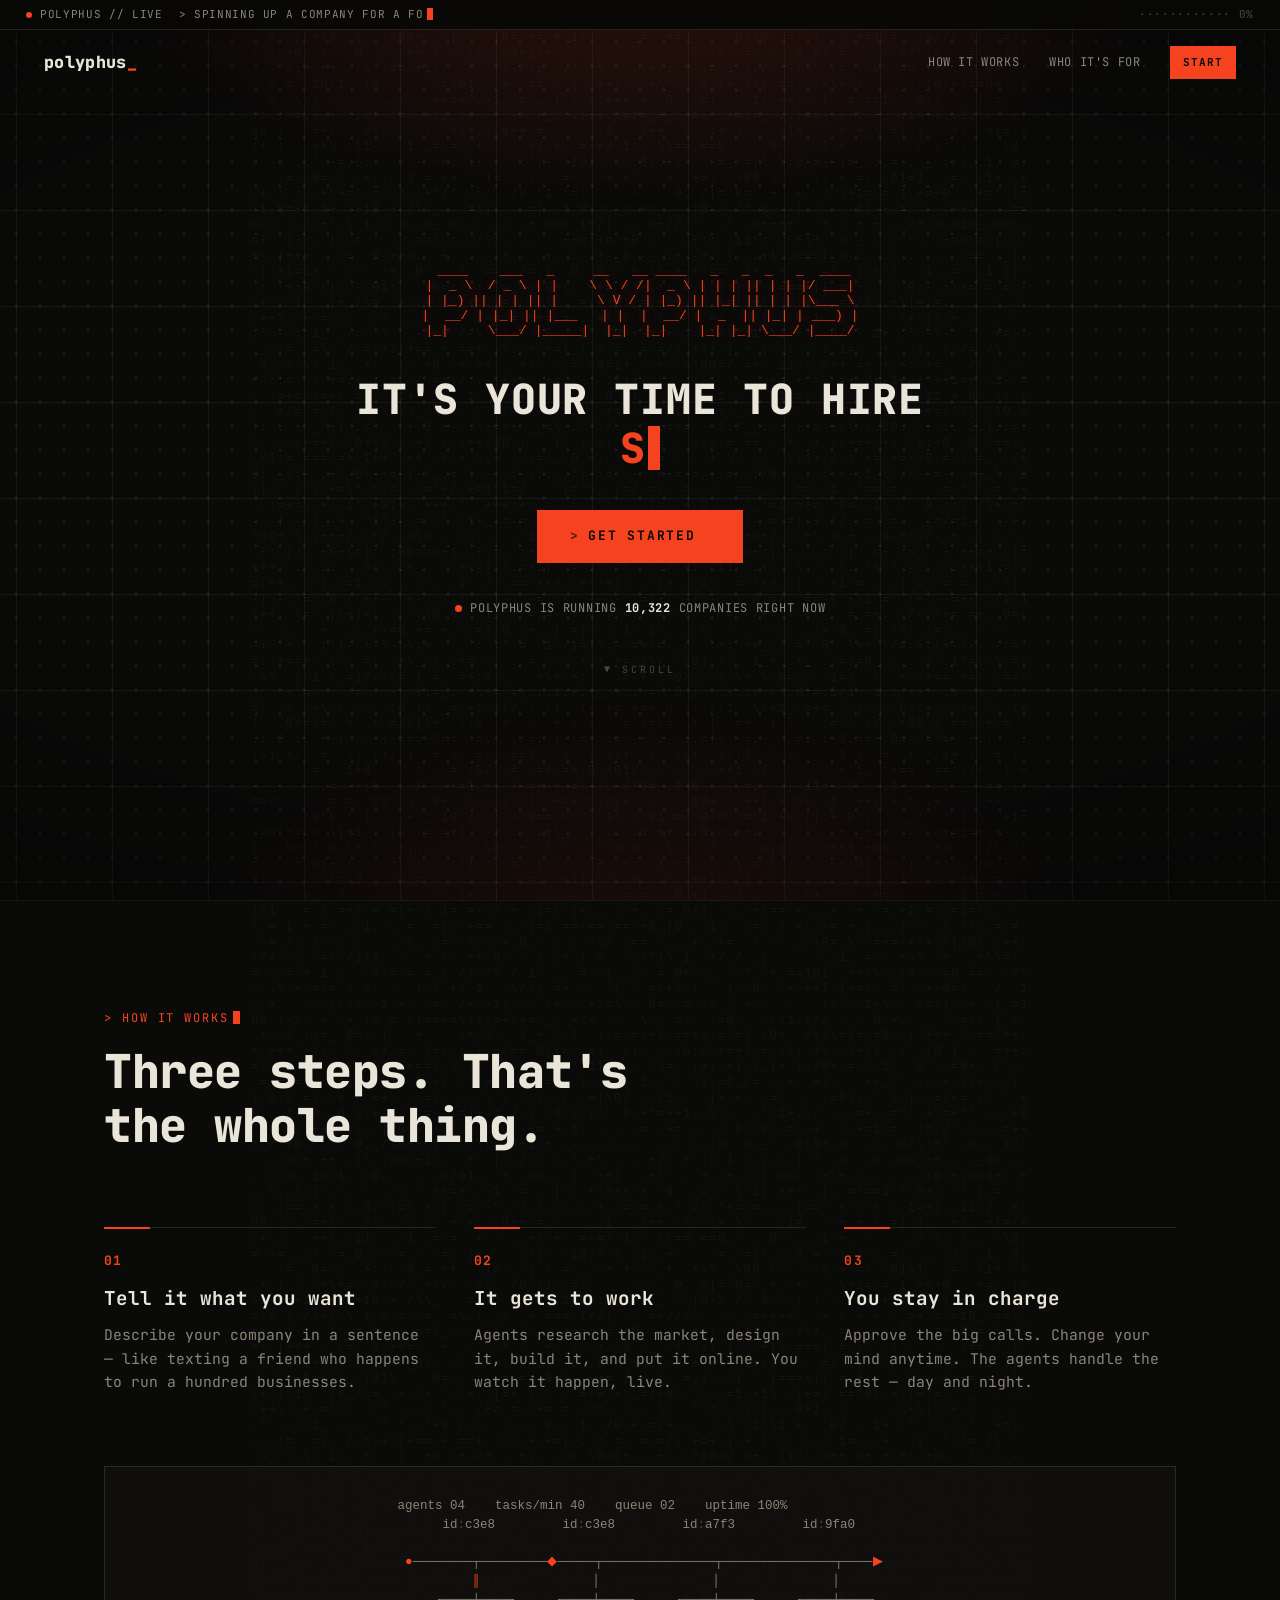
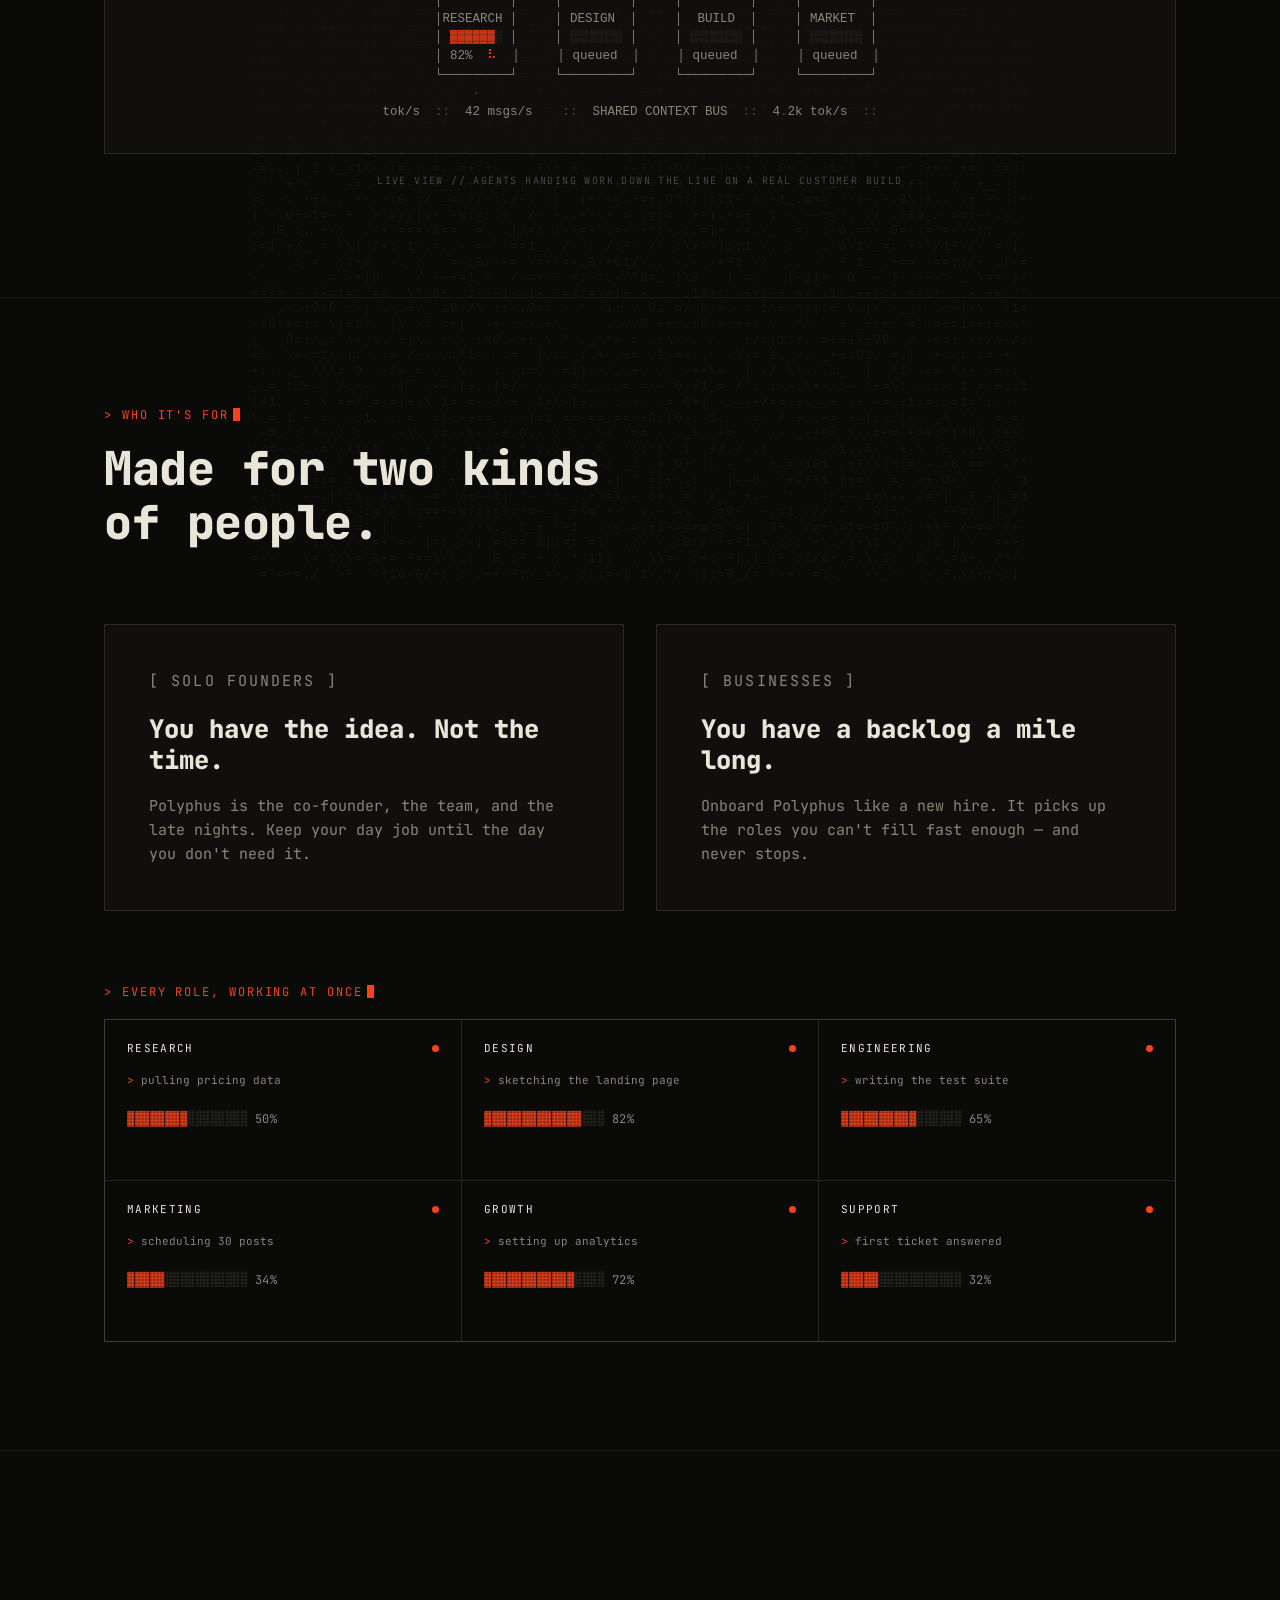
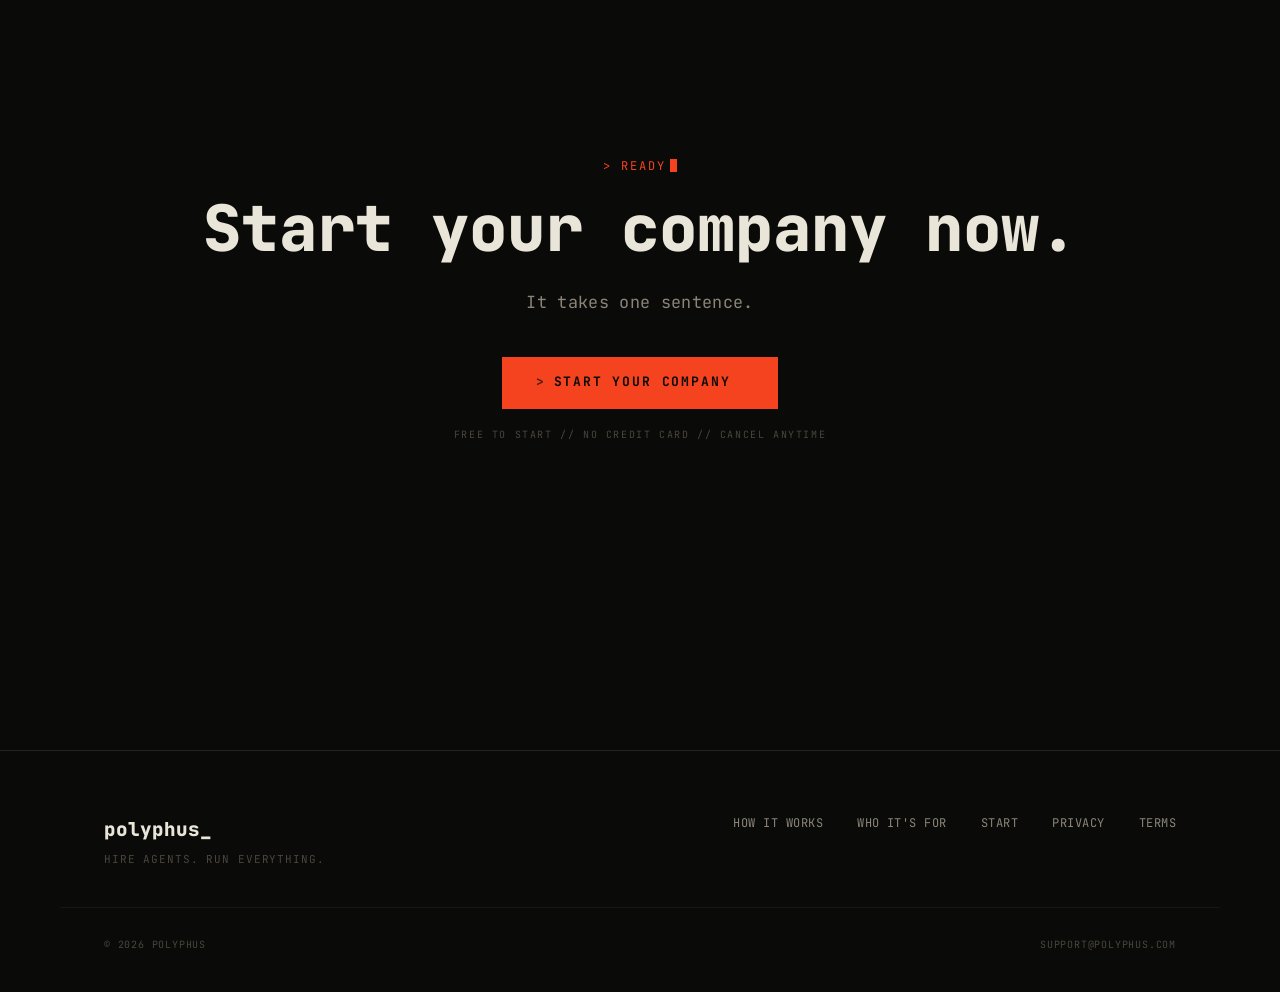
<file: index.html>
<!doctype html>
<html lang="en">
<head>
  <meta charset="utf-8" />
  <meta name="viewport" content="width=device-width, initial-scale=1" />
  <title>Polyphus — hire super-intelligence</title>
  <meta name="description" content="It's your time to hire super-intelligence. Polyphus runs your company as a team of agents — research, design, engineering, marketing, growth, support — all working at once." />
  <link rel="preconnect" href="https://fonts.googleapis.com" />
  <link rel="preconnect" href="https://fonts.gstatic.com" crossorigin />
  <link href="https://fonts.googleapis.com/css2?family=JetBrains+Mono:wght@300;400;500;700;800&display=swap" rel="stylesheet" />
  <link rel="stylesheet" href="styles.css" />
</head>
<body>
  <pre class="ascii-bg" id="asciiBg" aria-hidden="true"></pre>
  <div class="glow" aria-hidden="true"></div>
  <div class="scanlines" aria-hidden="true"></div>

  <div class="ticker" aria-hidden="true">
    <span class="ticker__tag"><span class="pulse"></span>polyphus // live</span>
    <span class="ticker__line">&gt; <span id="tickerText"></span><span class="ticker__caret"></span></span>
    <span class="ticker__pct" id="tickerPct"></span>
  </div>

  <header class="nav" id="nav">
    <a class="brand" href="#top">polyphus<b>_</b></a>
    <nav class="nav__links">
      <a href="#how">How it works</a>
      <a href="#who">Who it's for</a>
      <a href="start.html" class="btn btn--sm">Start</a>
    </nav>
    <span class="nav__progress" id="progress" aria-hidden="true"></span>
  </header>

  <main>
    <!-- ================= HERO ================= -->
    <section class="hero" id="top">
      <pre class="logo" id="logo" role="img" aria-label="Polyphus"> ____    ___   _     __   __ ____   _   _  _   _  ____
|  _ \  / _ \ | |    \ \ / /|  _ \ | | | || | | |/ ___|
| |_) || | | || |     \ V / | |_) || |_| || | | |\___ \
|  __/ | |_| || |___   | |  |  __/ |  _  || |_| | ___) |
|_|     \___/ |_____|  |_|  |_|    |_| |_| \___/ |____/ </pre>

      <h1 class="hero__line" id="heroLine" data-text="It's your time to hire /super-intelligence/">&nbsp;</h1>

      <div class="hero__cta">
        <a href="#how" class="btn btn--lg">Get started</a>
      </div>

      <p class="hero__meta"><span class="blip"></span>polyphus is running <span class="count" data-to="10322" data-live>0</span> companies right now</p>

      <a class="hero__scroll" href="#how" aria-label="Scroll down">▼ scroll</a>
    </section>

    <!-- ================= HOW IT WORKS ================= -->
    <section class="section" id="how">
      <div class="wrap">
        <p class="kicker reveal">&gt; how it works<span class="kicker__cur"></span></p>
        <h2 class="h2 reveal">Three steps. That's the whole thing.</h2>

        <ol class="steps">
          <li class="step reveal">
            <span class="step__n">01</span>
            <h3>Tell it what you want</h3>
            <p>Describe your company in a sentence — like texting a friend who happens to run a hundred businesses.</p>
          </li>
          <li class="step reveal">
            <span class="step__n">02</span>
            <h3>It gets to work</h3>
            <p>Agents research the market, design it, build it, and put it online. You watch it happen, live.</p>
          </li>
          <li class="step reveal">
            <span class="step__n">03</span>
            <h3>You stay in charge</h3>
            <p>Approve the big calls. Change your mind anytime. The agents handle the rest — day and night.</p>
          </li>
        </ol>

        <div class="scene-block reveal">
          <div class="scene-scroll">
            <pre class="scene" id="scene" aria-hidden="true"></pre>
          </div>
          <p class="scene__cap">live view // agents handing work down the line on a real customer build</p>
        </div>
      </div>
    </section>

    <!-- ================= WHO IT'S FOR ================= -->
    <section class="section" id="who">
      <div class="wrap">
        <p class="kicker reveal">&gt; who it's for<span class="kicker__cur"></span></p>
        <h2 class="h2 reveal">Made for two kinds of people.</h2>

        <div class="who-grid">
          <article class="who-card reveal">
            <p class="who-card__tag">[ solo founders ]</p>
            <h3>You have the idea. Not the time.</h3>
            <p>Polyphus is the co-founder, the team, and the late nights. Keep your day job until the day you don't need it.</p>
          </article>
          <article class="who-card reveal">
            <p class="who-card__tag">[ businesses ]</p>
            <h3>You have a backlog a mile long.</h3>
            <p>Onboard Polyphus like a new hire. It picks up the roles you can't fill fast enough — and never stops.</p>
          </article>
        </div>

        <p class="kicker kicker--mid reveal">&gt; every role, working at once<span class="kicker__cur"></span></p>
        <div class="agents" id="agents">
          <article class="agent" data-name="RESEARCH" data-log="scanning 2,400 competitors|sizing the market|pulling pricing data|found 3 open gaps"></article>
          <article class="agent" data-name="DESIGN" data-log="sketching the landing page|building the design system|exporting 42 components|dark-mode pass"></article>
          <article class="agent" data-name="ENGINEERING" data-log="scaffolding the app|wiring the database|writing the test suite|deploying to prod"></article>
          <article class="agent" data-name="MARKETING" data-log="drafting 14 ad variants|writing the launch email|scheduling 30 posts|A/B test is live"></article>
          <article class="agent" data-name="GROWTH" data-log="setting up analytics|running experiment #7|shipping 120 SEO pages|conversion +12%"></article>
          <article class="agent" data-name="SUPPORT" data-log="loading the help center|training on the docs|first ticket answered|0.8s median reply"></article>
        </div>
      </div>
    </section>

    <!-- ================= START ================= -->
    <section class="section start" id="start">
      <div class="wrap start__inner">
        <p class="kicker reveal">&gt; ready<span class="kicker__cur"></span></p>
        <h2 class="start__title reveal">Start your company now.</h2>
        <p class="start__sub reveal">It takes one sentence.</p>
        <a href="start.html" class="btn btn--lg reveal">Start your company</a>
        <p class="start__note reveal">free to start // no credit card // cancel anytime</p>
      </div>
    </section>
  </main>

  <footer class="foot">
    <div class="wrap foot__grid">
      <div>
        <p class="foot__brand">polyphus_</p>
        <p class="foot__tagline">hire agents. run everything.</p>
      </div>
      <nav class="foot__links">
        <a href="#how">How it works</a>
        <a href="#who">Who it's for</a>
        <a href="start.html">Start</a>
        <a href="#">Privacy</a>
        <a href="#">Terms</a>
      </nav>
    </div>
    <div class="wrap foot__base">
      <span>© <span id="year">2026</span> Polyphus</span>
      <span>support@polyphus.com</span>
    </div>
  </footer>

  <script src="app.js"></script>
</body>
</html>
</file>
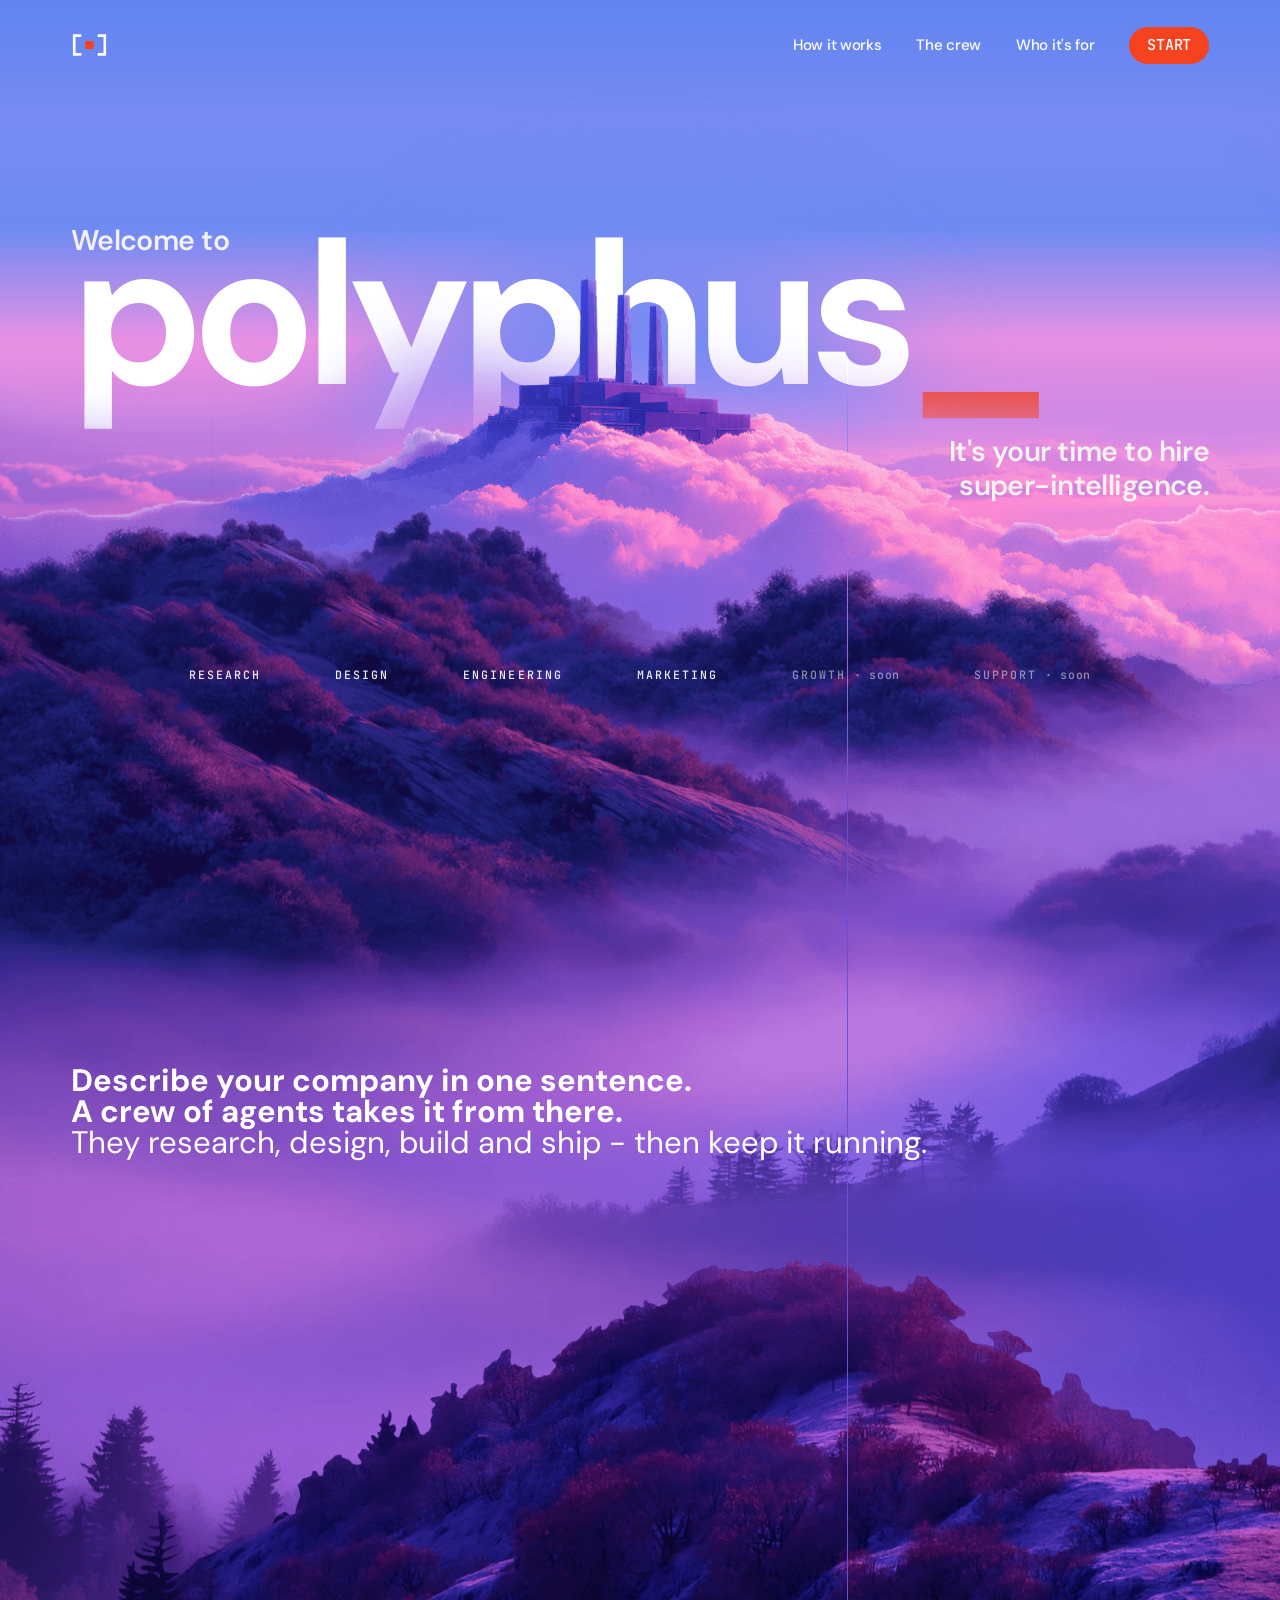
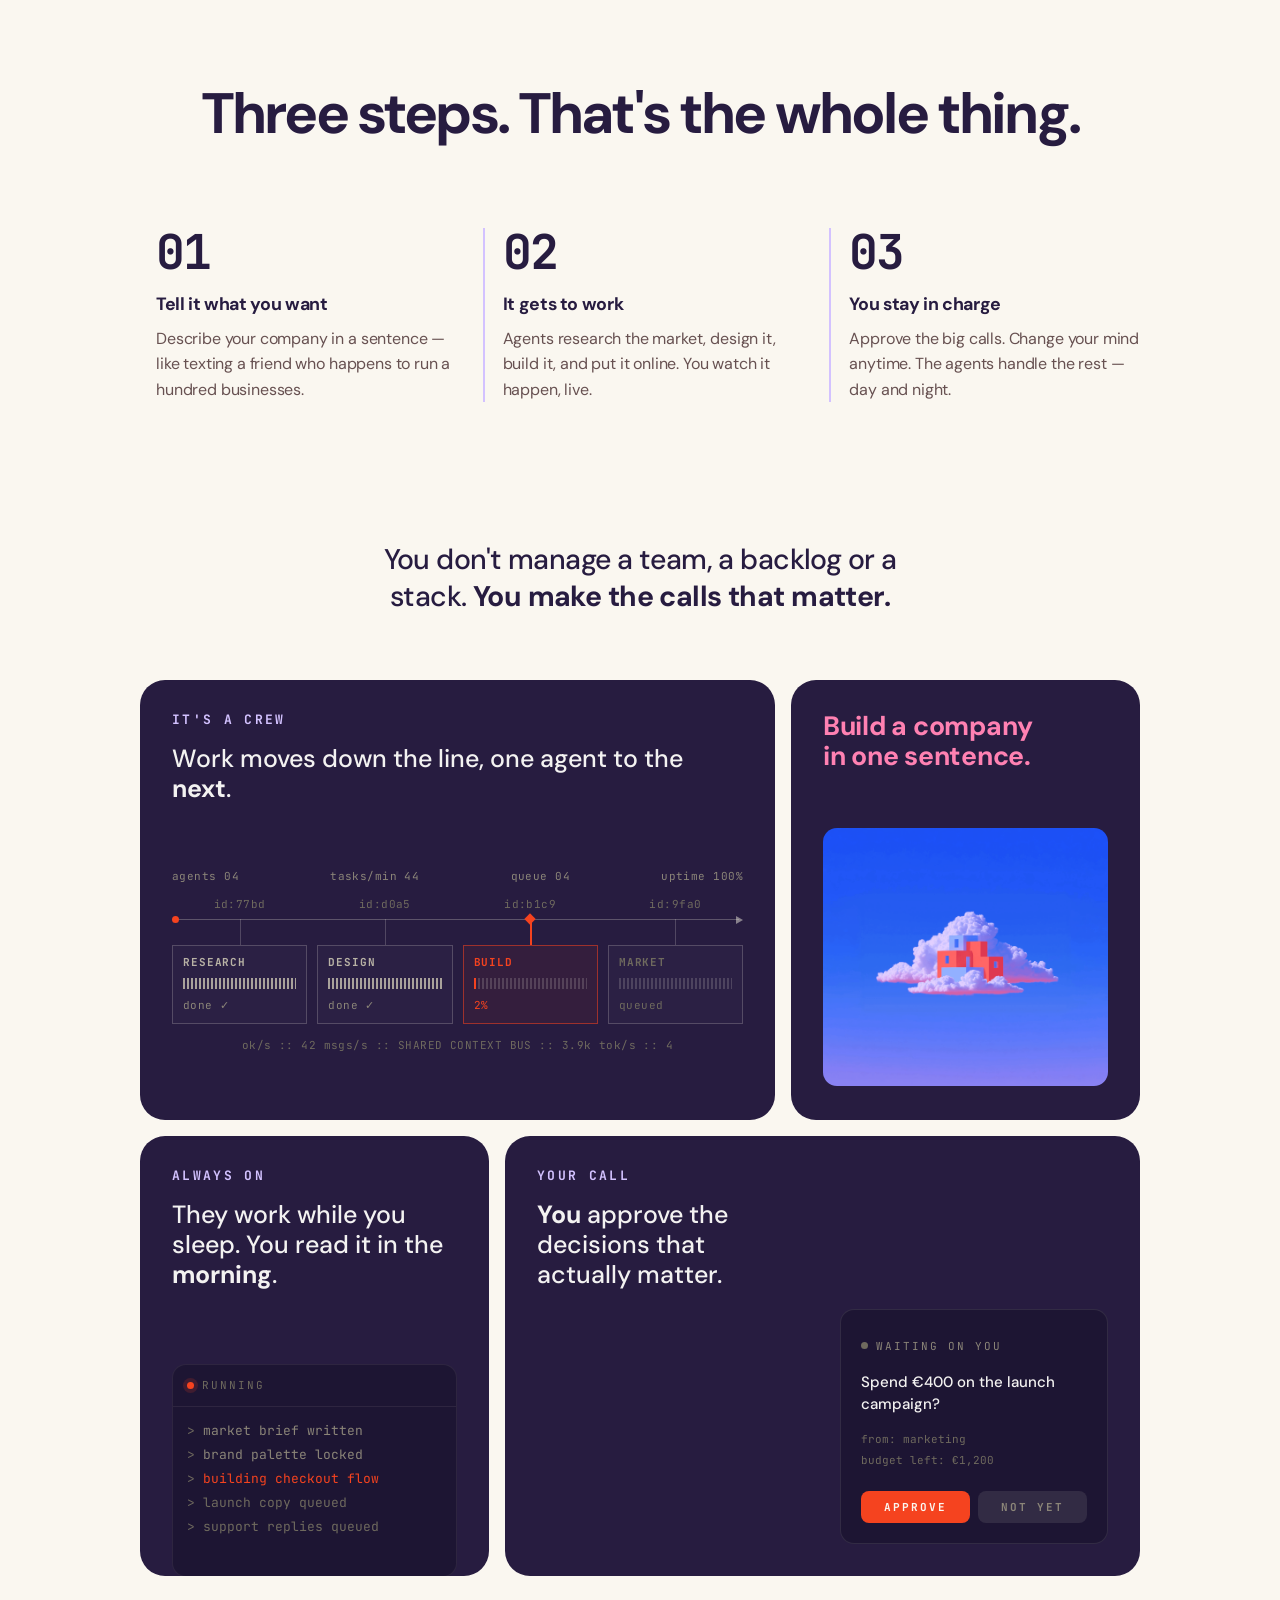
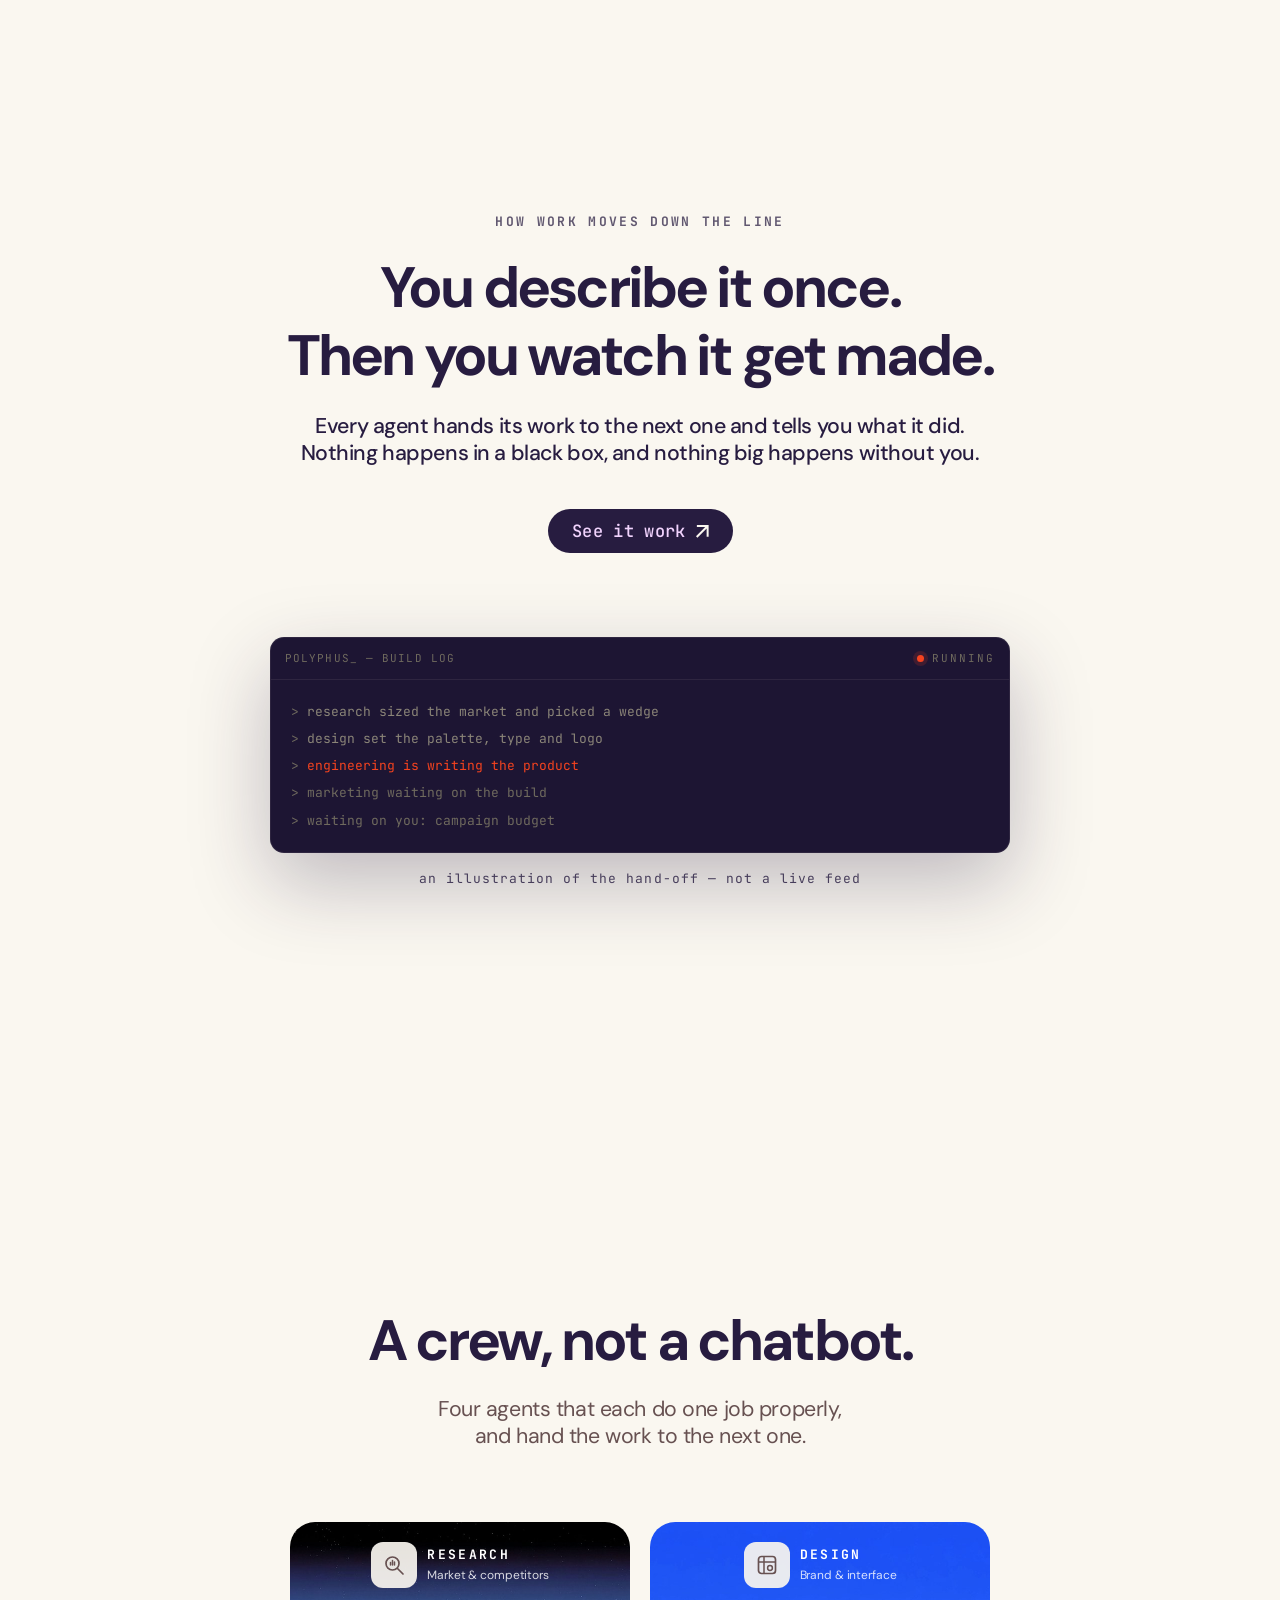
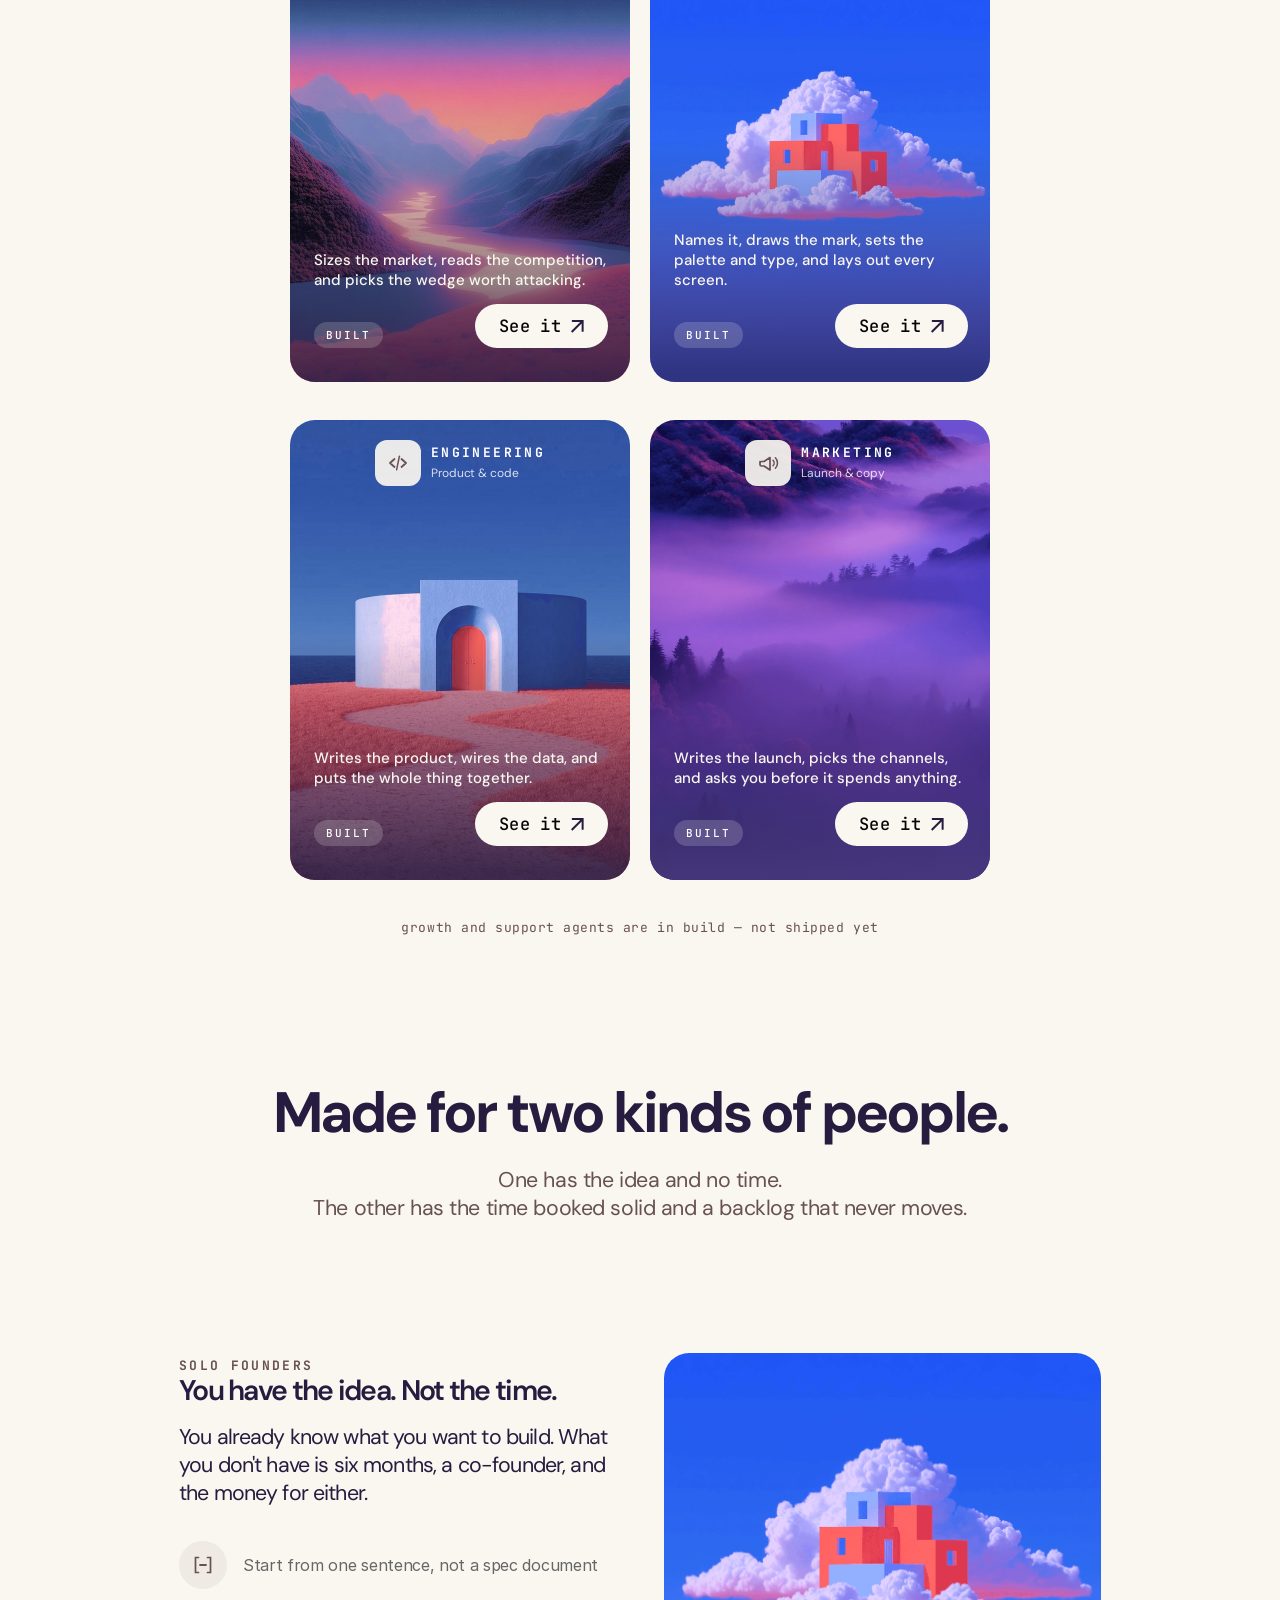
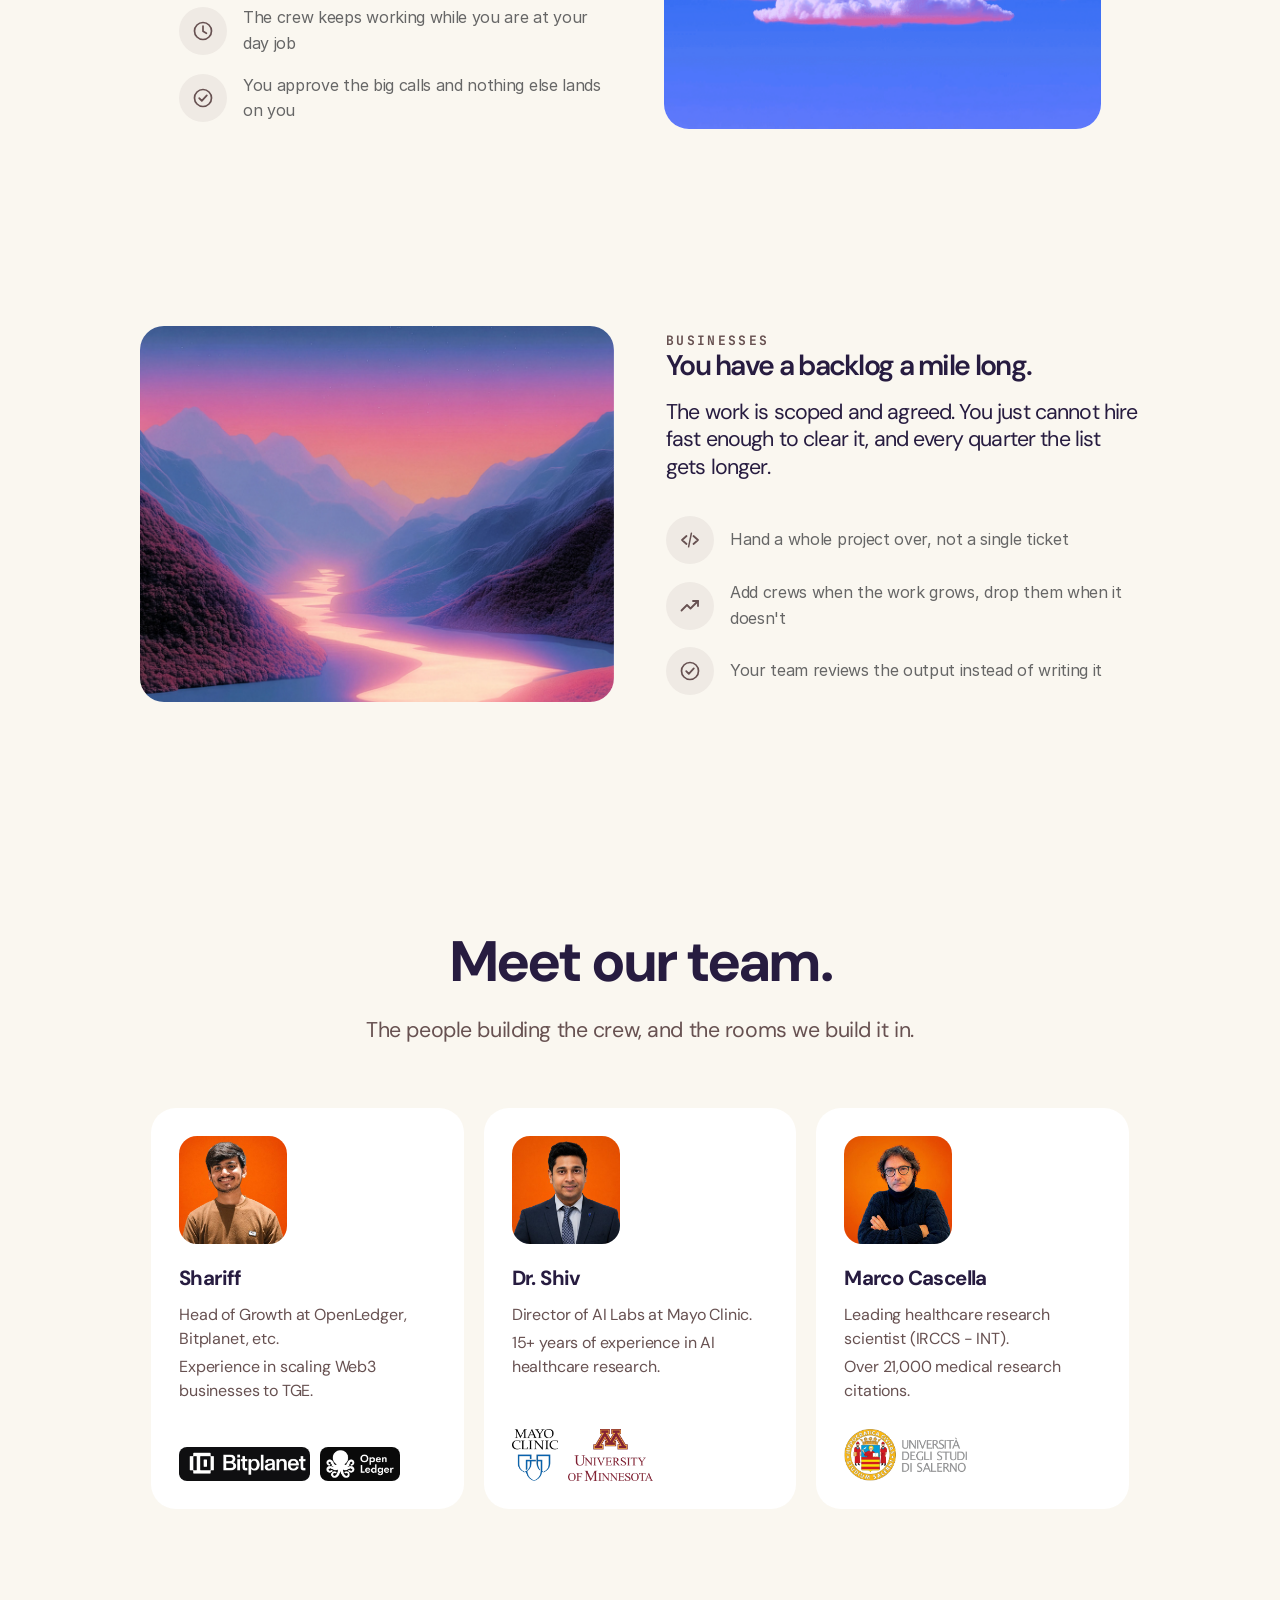
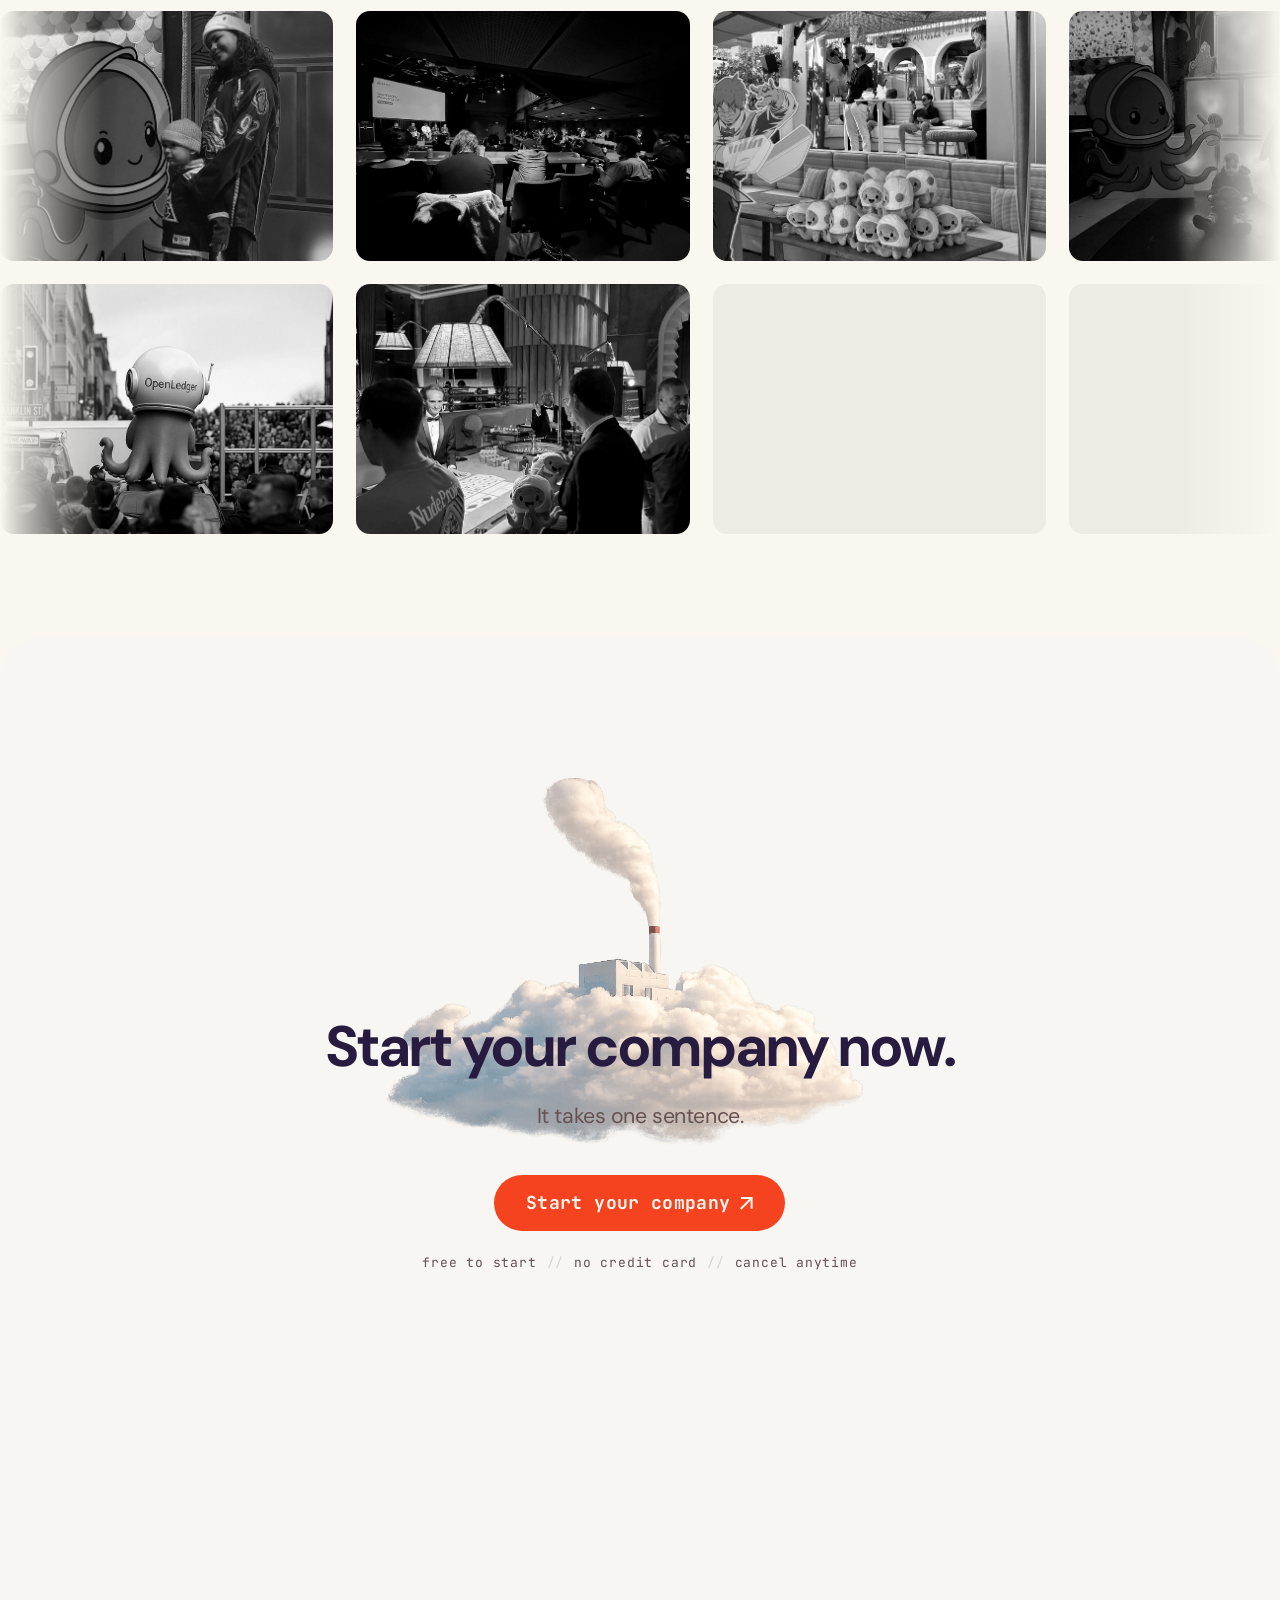
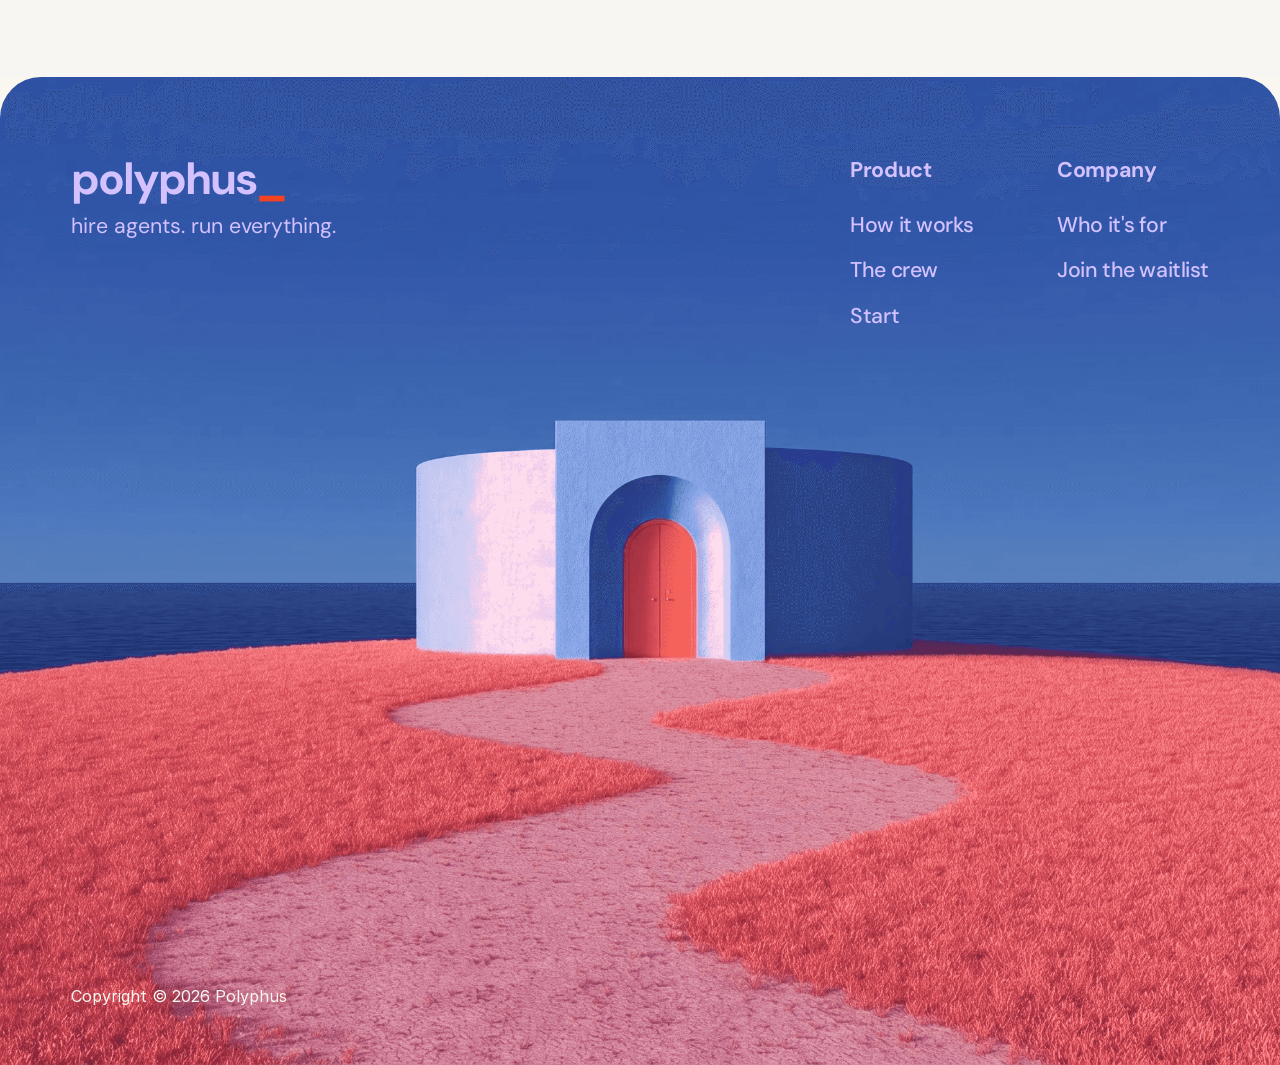
<file: polyphus-ui/index.html>
<!doctype html>
<html lang="en">
<head>
<meta charset="utf-8">
<meta name="viewport" content="width=device-width, initial-scale=1">
<title>Polyphus — hire agents. run everything.</title>
<meta name="description" content="Describe your company in a sentence. A crew of agents researches, designs, builds and ships it — then keeps running it, day and night.">

<!-- Google Analytics. Measurement ID lives in js/analytics.js, not here,
     so it only has to be right in one place. -->
<script src="js/analytics.js" defer></script>

<link rel="icon" href="assets/icons/favicon.svg">
<meta property="og:type" content="website">
<meta property="og:title" content="Polyphus">
<meta property="og:description" content="It's your time to hire super-intelligence.">

<link rel="preload" as="image" href="assets/images/sky-layer-3-mid.png">
<link rel="preload" as="image" href="assets/images/sky-layer-2-peak.png">

<link rel="stylesheet" href="css/fonts.css">
<link rel="stylesheet" href="css/mono.css">
<link rel="stylesheet" href="css/lenis.css">
<link rel="stylesheet" href="css/tokens.css">
<link rel="stylesheet" href="css/base.css">
<link rel="stylesheet" href="css/layout.css">
<link rel="stylesheet" href="css/components.css">
<link rel="stylesheet" href="css/sections/hero.css">
<link rel="stylesheet" href="css/sections/steps.css">
<link rel="stylesheet" href="css/sections/bento.css">
<link rel="stylesheet" href="css/sections/showcase.css">
<link rel="stylesheet" href="css/sections/crew.css">
<link rel="stylesheet" href="css/sections/audience.css">
<link rel="stylesheet" href="css/sections/team.css">
<link rel="stylesheet" href="css/sections/gallery.css">
<link rel="stylesheet" href="css/sections/cta.css">
<link rel="stylesheet" href="css/sections/footer.css">
</head>

<body>
<div class="shell">

<!-- ==========================================================================
     HERO — parallax mountain scene
     Paint order is deliberate: sky, glow, logotype, then the four cut-out
     mountain plates ON TOP of the logotype, then the foreground copy.
     ========================================================================== -->
<header class="hero" data-parallax>

  <!-- z 0 — sky plate and the bloom, both behind the logotype -->
  <div class="hero__sky" aria-hidden="true"></div>
  <div class="hero__glow" aria-hidden="true"></div>

  <!-- z 1 — logotype, which the mountains will partly bury -->
  <div class="hero__wordmark">
    <p class="hero__welcome">Welcome to</p>
    <p class="hero__logotype">polyphus<span class="cursor">_</span></p>
  </div>

  <!-- z 2 — the clipping stage and its plates -->
  <div class="hero__stage" aria-hidden="true">
    <div class="hero__layer hero__layer--far"  data-rate="0.40"><img src="assets/images/sky-layer-1-far.png"  alt="" width="1440" height="2572"></div>
    <div class="hero__layer hero__layer--peak" data-rate="0.20"><img src="assets/images/sky-layer-2-peak.png" alt="" width="1440" height="2572"></div>
    <div class="hero__layer hero__layer--mid"  data-rate="0"><img src="assets/images/sky-layer-3-mid.png"  alt="" width="1440" height="2572"></div>
    <div class="hero__layer hero__layer--near" data-rate="-0.10"><img src="assets/images/sky-layer-4-near.png" alt="" width="1440" height="2572"></div>
  </div>

  <!-- z 3/4 — everything that stays above the landscape -->
  <nav class="hero__nav" aria-label="Primary">
    <a href="#top" aria-label="Polyphus home">
      <img class="logo-mark" src="assets/icons/logo-mark.svg" alt="Polyphus" width="37" height="24">
    </a>
    <div class="hero__links">
      <a href="#how">How it works</a>
      <a href="#crew">The crew</a>
      <a href="#who">Who it's for</a>
      <a class="hero__start" href="start.html">Start</a>
    </div>
  </nav>

  <p class="hero__tagline">It's your time to hire<br>super-intelligence.</p>

  <div class="hero__strip">
    <span class="hero__mark">Research</span>
    <span class="hero__mark">Design</span>
    <span class="hero__mark">Engineering</span>
    <span class="hero__mark">Marketing</span>
    <span class="hero__mark hero__mark--soon">Growth</span>
    <span class="hero__mark hero__mark--soon">Support</span>
  </div>

  <div class="hero__lede" data-words>
    <p>Describe your company in one sentence.<br>A crew of agents takes it from there.</p>
    <p>They research, design, build and ship - then keep it running.</p>
  </div>
</header>


<!-- ==========================================================================
     HOW IT WORKS
     ========================================================================== -->
<section class="section steps" id="how">
  <div class="container">

    <div class="section-head steps__head">
      <h2 class="display" data-words>Three steps. That's the whole thing.</h2>
    </div>

    <div class="steps__row">
      <div class="step" data-reveal>
        <div class="step__index">01</div>
        <p class="step__title">Tell it what you want</p>
        <p class="step__copy">Describe your company in a sentence &mdash; like texting a friend who happens to run a hundred businesses.</p>
      </div>
      <div class="step" data-reveal data-delay="0.1s">
        <div class="step__index">02</div>
        <p class="step__title">It gets to work</p>
        <p class="step__copy">Agents research the market, design it, build it, and put it online. You watch it happen, live.</p>
      </div>
      <div class="step" data-reveal data-delay="0.2s">
        <div class="step__index">03</div>
        <p class="step__title">You stay in charge</p>
        <p class="step__copy">Approve the big calls. Change your mind anytime. The agents handle the rest &mdash; day and night.</p>
      </div>
    </div>

    <p class="steps__note" data-reveal>
      You don't manage a team, a backlog or a stack.
      <span class="em">You make the calls that matter.</span>
    </p>

    <div class="bento">
      <div class="bento__row bento__row--a">

        <!-- Tile 1 — the pipeline -->
        <article class="card bento__tile" data-reveal>
          <div class="card__body">
            <h6 class="kicker">It's a crew</h6>
            <h3 class="card__title">Work moves down the line, one agent to the <strong>next</strong>.</h3>
          </div>
          <!-- The rig. Everything here is an illustration of the hand-off, not a
               live feed — the only thing that moves is the BUILD bar, driven by
               js/modules/rig.js. Monospace throughout so the meters, the ids and
               the boxes all line up on the same grid. -->
          <div class="rig" aria-hidden="true">
            <p class="rig__meters"><span>agents 04</span><span>tasks/min 44</span><span>queue 04</span><span>uptime 100%</span></p>

            <p class="rig__ids"><span>id:77bd</span><span>id:d0a5</span><span>id:b1c9</span><span>id:9fa0</span></p>

            <div class="rig__bus">
              <span class="rig__rail"></span>
              <span class="rig__tick"></span>
              <span class="rig__tick"></span>
              <span class="rig__tick rig__tick--here"></span>
              <span class="rig__tick"></span>
            </div>

            <div class="rig__stages">
              <div class="rig__stage" data-state="done">
                <div class="rig__role">RESEARCH</div>
                <div class="rig__bar"><span style="--fill:100%"></span></div>
                <div class="rig__status">done ✓</div>
              </div>
              <div class="rig__stage" data-state="done">
                <div class="rig__role">DESIGN</div>
                <div class="rig__bar"><span style="--fill:100%"></span></div>
                <div class="rig__status">done ✓</div>
              </div>
              <div class="rig__stage" data-state="run">
                <div class="rig__role">BUILD</div>
                <div class="rig__bar" data-rig-bar><span style="--fill:32%"></span></div>
                <div class="rig__status"><b data-rig-pct>32</b>%</div>
              </div>
              <div class="rig__stage" data-state="wait">
                <div class="rig__role">MARKET</div>
                <div class="rig__bar"><span style="--fill:0%"></span></div>
                <div class="rig__status">queued</div>
              </div>
            </div>

            <p class="rig__wire">ok/s :: 42 msgs/s :: SHARED CONTEXT BUS :: 3.9k tok/s :: 4</p>
          </div>
        </article>

        <!-- Tile 2 — one sentence in -->
        <article class="card bento__tile" data-reveal data-delay="0.1s">
          <div class="card__body">
            <h6 class="tile__headline">Build a company<br>in one sentence.</h6>
          </div>
          <img class="tile__art" src="assets/images/cloud-city.png" alt="" aria-hidden="true">
        </article>
      </div>

      <div class="bento__row bento__row--b">

        <!-- Tile 3 — always on -->
        <article class="card bento__tile" data-reveal>
          <div class="card__body">
            <h6 class="kicker">Always on</h6>
            <h3 class="card__title">They work while you sleep. You read it in the <strong>morning</strong>.</h3>
          </div>
          <div class="console tile__console" aria-hidden="true">
            <div class="console__bar"><span class="status">running</span></div>
            <div class="console__body">
              <ul class="log">
                <li data-state="done">market brief written</li>
                <li data-state="done">brand palette locked</li>
                <li data-state="run">building checkout flow</li>
                <li data-state="wait">launch copy queued</li>
                <li data-state="wait">support replies queued</li>
              </ul>
            </div>
          </div>
        </article>

        <!-- Tile 4 — your call -->
        <article class="card bento__tile" data-reveal data-delay="0.1s">
          <div class="card__body tile__body--narrow">
            <h6 class="kicker">Your call</h6>
            <h3 class="card__title"><strong>You</strong> approve the decisions that actually matter.</h3>
          </div>
          <div class="approve" aria-hidden="true">
            <span class="status status--idle">waiting on you</span>
            <p class="approve__q">Spend &euro;400 on the launch campaign?</p>
            <p class="approve__meta">from: marketing<br>budget left: &euro;1,200</p>
            <div class="approve__actions">
              <span class="approve__btn approve__btn--yes">Approve</span>
              <span class="approve__btn approve__btn--no">Not yet</span>
            </div>
          </div>
        </article>
      </div>
    </div>

  </div>
</section>


<!-- ==========================================================================
     SHOWCASE — video background + the hand-off console
     ========================================================================== -->
<section class="showcase">
  <video class="showcase__video" src="assets/video/clouds-loop.mp4"
         autoplay loop muted playsinline aria-hidden="true"></video>

  <div class="showcase__inner">
    <h6 class="kicker showcase__kicker">How work moves down the line</h6>

    <h2 class="display showcase__title" data-words>You describe it once.<br>Then you watch it get made.</h2>

    <p class="showcase__copy" data-reveal>
      Every agent hands its work to the next one and tells you what it did.<br>
      Nothing happens in a black box, and nothing big happens without you.
    </p>

    <a class="btn btn--dark showcase__cta" href="start.html">
      See it work <img class="btn__icon" src="assets/icons/arrow-cream.svg" alt="">
    </a>

    <div class="console showcase__console" data-reveal>
      <div class="console__bar">
        <span>polyphus_ &mdash; build log</span>
        <span class="status">running</span>
      </div>
      <div class="console__body">
        <ul class="log">
          <li data-state="done">research sized the market and picked a wedge</li>
          <li data-state="done">design set the palette, type and logo</li>
          <li data-state="run">engineering is writing the product</li>
          <li data-state="wait">marketing waiting on the build</li>
          <li data-state="wait">waiting on you: campaign budget</li>
        </ul>
      </div>
    </div>

    <p class="showcase__caption">an illustration of the hand-off &mdash; not a live feed</p>
  </div>
</section>


<!-- ==========================================================================
     THE CREW
     ========================================================================== -->
<section class="section crew-section" id="crew">
  <div class="container">

    <div class="section-head">
      <h2 class="display" data-words>A crew, not a chatbot.</h2>
      <p class="section-head__lede" data-reveal>
        Four agents that each do one job properly,<br>and hand the work to the next one.
      </p>
    </div>

    <div class="crew__grid">

      <article class="crew crew--research" data-reveal>
        <img class="crew__photo" src="assets/images/crew-research.jpg" alt="">
        <div class="crew__tint"></div>
        <div class="crew__head">
          <span class="crew__icon"><img src="assets/icons/icon-research.svg" alt=""></span>
          <div>
            <p class="crew__name">Research</p>
            <p class="crew__kind">Market &amp; competitors</p>
          </div>
        </div>
        <p class="crew__note">Sizes the market, reads the competition, and picks the wedge worth attacking.</p>
        <span class="tag tag--live crew__tag">Built</span>
        <a class="btn btn--light crew__cta" href="start.html">
          See it <img class="btn__icon" src="assets/icons/arrow-ink.svg" alt="">
        </a>
      </article>

      <article class="crew crew--design" data-reveal data-delay="0.08s">
        <img class="crew__photo" src="assets/images/crew-design.jpg" alt="">
        <div class="crew__tint"></div>
        <div class="crew__head">
          <span class="crew__icon"><img src="assets/icons/icon-design.svg" alt=""></span>
          <div>
            <p class="crew__name">Design</p>
            <p class="crew__kind">Brand &amp; interface</p>
          </div>
        </div>
        <p class="crew__note">Names it, draws the mark, sets the palette and type, and lays out every screen.</p>
        <span class="tag tag--live crew__tag">Built</span>
        <a class="btn btn--light crew__cta" href="start.html">
          See it <img class="btn__icon" src="assets/icons/arrow-ink.svg" alt="">
        </a>
      </article>

      <article class="crew crew--engineering" data-reveal>
        <img class="crew__photo" src="assets/images/crew-engineering.jpg" alt="">
        <div class="crew__tint"></div>
        <div class="crew__head">
          <span class="crew__icon"><img src="assets/icons/icon-build.svg" alt=""></span>
          <div>
            <p class="crew__name">Engineering</p>
            <p class="crew__kind">Product &amp; code</p>
          </div>
        </div>
        <p class="crew__note">Writes the product, wires the data, and puts the whole thing together.</p>
        <span class="tag tag--live crew__tag">Built</span>
        <a class="btn btn--light crew__cta" href="start.html">
          See it <img class="btn__icon" src="assets/icons/arrow-ink.svg" alt="">
        </a>
      </article>

      <article class="crew crew--marketing" data-reveal data-delay="0.08s">
        <img class="crew__photo" src="assets/images/crew-marketing.jpg" alt="">
        <div class="crew__tint"></div>
        <div class="crew__head">
          <span class="crew__icon"><img src="assets/icons/icon-market.svg" alt=""></span>
          <div>
            <p class="crew__name">Marketing</p>
            <p class="crew__kind">Launch &amp; copy</p>
          </div>
        </div>
        <p class="crew__note">Writes the launch, picks the channels, and asks you before it spends anything.</p>
        <span class="tag tag--live crew__tag">Built</span>
        <a class="btn btn--light crew__cta" href="start.html">
          See it <img class="btn__icon" src="assets/icons/arrow-ink.svg" alt="">
        </a>
      </article>

    </div>

    <p class="crew__footnote" data-reveal>growth and support agents are in build &mdash; not shipped yet</p>
  </div>
</section>


<!-- ==========================================================================
     WHO IT'S FOR
     ========================================================================== -->
<section class="section audience-section" id="who">
  <div class="section-head">
    <h2 class="display" data-words>Made for two kinds of people.</h2>
    <p class="section-head__lede" data-reveal>
      One has the idea and no time.<br>
      The other has the time booked solid and a backlog that never moves.
    </p>
  </div>

  <div class="audience audience--founders">
    <div class="audience__copy" data-reveal>
      <h6 class="kicker">Solo founders</h6>
      <h5 class="h5">You have the idea. Not the time.</h5>
      <p>You already know what you want to build. What you don't have is six months, a co-founder, and the money for either.</p>
      <ul class="features audience__features">
        <li class="feature">
          <span class="feature__chip"><img src="assets/icons/icon-sentence.svg" alt=""></span>
          <span class="feature__label">Start from one sentence, not a spec document</span>
        </li>
        <li class="feature">
          <span class="feature__chip"><img src="assets/icons/icon-clock.svg" alt=""></span>
          <span class="feature__label">The crew keeps working while you are at your day job</span>
        </li>
        <li class="feature">
          <span class="feature__chip"><img src="assets/icons/icon-approve.svg" alt=""></span>
          <span class="feature__label">You approve the big calls and nothing else lands on you</span>
        </li>
      </ul>
    </div>
    <div class="audience__plate" data-reveal data-delay="0.1s">
      <img class="audience__art" src="assets/images/cloud-city.png" alt="" aria-hidden="true">
    </div>
  </div>

  <div class="audience audience--businesses">
    <div class="audience__plate audience__plate--tile" data-reveal>
      <img class="audience__art" src="assets/images/valley-river.jpg" alt="" aria-hidden="true">
    </div>
    <div class="audience__copy" data-reveal data-delay="0.1s">
      <h6 class="kicker">Businesses</h6>
      <h5 class="h5">You have a backlog a mile long.</h5>
      <p>The work is scoped and agreed. You just cannot hire fast enough to clear it, and every quarter the list gets longer.</p>
      <ul class="features audience__features">
        <li class="feature">
          <span class="feature__chip"><img src="assets/icons/icon-build.svg" alt=""></span>
          <span class="feature__label">Hand a whole project over, not a single ticket</span>
        </li>
        <li class="feature">
          <span class="feature__chip"><img src="assets/icons/icon-growth.svg" alt=""></span>
          <span class="feature__label">Add crews when the work grows, drop them when it doesn't</span>
        </li>
        <li class="feature">
          <span class="feature__chip"><img src="assets/icons/icon-approve.svg" alt=""></span>
          <span class="feature__label">Your team reviews the output instead of writing it</span>
        </li>
      </ul>
    </div>
  </div>
</section>


<!-- ==========================================================================
     MEET OUR TEAM — the heading that introduces the photographs below it.
     The names, logos and previous companies go in a grid between this and
     the river once they land.
     ========================================================================== -->
<section class="section team" id="team">
  <div class="section-head">
    <h2 class="display" data-words>Meet our team.</h2>
    <p class="section-head__lede" data-reveal>
      The people building the crew, and the rooms we build it in.
    </p>
  </div>
  <div class="team__grid">
    <article class="member" data-reveal>
      <img class="member__portrait" src="assets/images/team/shariff.jpg" alt="Shariff" width="400" height="400" decoding="async">
      <h3 class="member__name">Shariff</h3>
      <div class="member__bio">
        <p>Head of Growth at OpenLedger, Bitplanet, etc.</p>
        <p>Experience in scaling Web3 businesses to TGE.</p>
      </div>
      <div class="member__marks">
        <span class="member__mark member__mark--dark"><img src="assets/images/team/logo-bitplanet.png" alt="Bitplanet" loading="lazy" decoding="async"></span>
        <span class="member__mark member__mark--dark"><img src="assets/images/team/logo-openledger.png" alt="OpenLedger" loading="lazy" decoding="async"></span>
      </div>
    </article>
    <article class="member" data-reveal>
      <img class="member__portrait" src="assets/images/team/shiv.jpg" alt="Dr. Shiv" width="400" height="400" decoding="async">
      <h3 class="member__name">Dr. Shiv</h3>
      <div class="member__bio">
        <p>Director of AI Labs at Mayo Clinic.</p>
        <p>15+ years of experience in AI healthcare research.</p>
      </div>
      <div class="member__marks">
        <span class="member__mark member__mark--light"><img src="assets/images/team/logo-mayo-clinic.png" alt="Mayo Clinic" loading="lazy" decoding="async"></span>
        <span class="member__mark member__mark--light"><img src="assets/images/team/logo-minnesota.png" alt="University of Minnesota" loading="lazy" decoding="async"></span>
      </div>
    </article>
    <article class="member" data-reveal>
      <img class="member__portrait" src="assets/images/team/marco-cascella.jpg" alt="Marco Cascella" width="400" height="400" decoding="async">
      <h3 class="member__name">Marco Cascella</h3>
      <div class="member__bio">
        <p>Leading healthcare research scientist (IRCCS - INT).</p>
        <p>Over 21,000 medical research citations.</p>
      </div>
      <div class="member__marks">
        <span class="member__mark member__mark--light"><img src="assets/images/team/logo-salerno.png" alt="University of Salerno" loading="lazy" decoding="async"></span>
      </div>
    </article>
  </div>
</section>


<!-- ==========================================================================
     THE RIVER — two rows of photographs drifting in opposite directions.
     Each row holds its images twice: the keyframes travel 0 → -50%, so the
     second copy is what makes the loop seamless. Add or remove an image and
     you must do it in BOTH halves of that row.
     ========================================================================== -->
<section class="river" aria-label="Photographs from the community">
  <div class="river__track river__track--a">
    <!-- first pass -->
      <img class="river__img" src="assets/images/bottom/1.jpeg" alt="" decoding="async" fetchpriority="low" width="4" height="3">
      <img class="river__img" src="assets/images/bottom/2.jpeg" alt="" decoding="async" fetchpriority="low" width="4" height="3">
      <img class="river__img" src="assets/images/bottom/3.jpeg" alt="" decoding="async" fetchpriority="low" width="4" height="3">
      <img class="river__img" src="assets/images/bottom/4.jpeg" alt="" decoding="async" fetchpriority="low" width="4" height="3">
      <img class="river__img" src="assets/images/bottom/5.jpeg" alt="" decoding="async" fetchpriority="low" width="4" height="3">
      <img class="river__img" src="assets/images/bottom/6.jpeg" alt="" decoding="async" fetchpriority="low" width="4" height="3">
      <img class="river__img" src="assets/images/bottom/7.jpeg" alt="" decoding="async" fetchpriority="low" width="4" height="3">
    <!-- second pass — the seamless half -->
      <img class="river__img" src="assets/images/bottom/1.jpeg" alt="" aria-hidden="true" decoding="async" fetchpriority="low" width="4" height="3">
      <img class="river__img" src="assets/images/bottom/2.jpeg" alt="" aria-hidden="true" decoding="async" fetchpriority="low" width="4" height="3">
      <img class="river__img" src="assets/images/bottom/3.jpeg" alt="" aria-hidden="true" decoding="async" fetchpriority="low" width="4" height="3">
      <img class="river__img" src="assets/images/bottom/4.jpeg" alt="" aria-hidden="true" decoding="async" fetchpriority="low" width="4" height="3">
      <img class="river__img" src="assets/images/bottom/5.jpeg" alt="" aria-hidden="true" decoding="async" fetchpriority="low" width="4" height="3">
      <img class="river__img" src="assets/images/bottom/6.jpeg" alt="" aria-hidden="true" decoding="async" fetchpriority="low" width="4" height="3">
      <img class="river__img" src="assets/images/bottom/7.jpeg" alt="" aria-hidden="true" decoding="async" fetchpriority="low" width="4" height="3">
  </div>
  <div class="river__track river__track--b">
    <!-- first pass -->
      <img class="river__img" src="assets/images/bottom/8.jpeg" alt="" decoding="async" fetchpriority="low" width="4" height="3">
      <img class="river__img" src="assets/images/bottom/9.jpeg" alt="" decoding="async" fetchpriority="low" width="4" height="3">
      <img class="river__img" src="assets/images/bottom/10.jpeg" alt="" decoding="async" fetchpriority="low" width="4" height="3">
      <img class="river__img" src="assets/images/bottom/11.jpeg" alt="" decoding="async" fetchpriority="low" width="4" height="3">
      <img class="river__img" src="assets/images/bottom/12.jpeg" alt="" decoding="async" fetchpriority="low" width="4" height="3">
      <img class="river__img" src="assets/images/bottom/13.jpeg" alt="" decoding="async" fetchpriority="low" width="4" height="3">
    <!-- second pass — the seamless half -->
      <img class="river__img" src="assets/images/bottom/8.jpeg" alt="" aria-hidden="true" decoding="async" fetchpriority="low" width="4" height="3">
      <img class="river__img" src="assets/images/bottom/9.jpeg" alt="" aria-hidden="true" decoding="async" fetchpriority="low" width="4" height="3">
      <img class="river__img" src="assets/images/bottom/10.jpeg" alt="" aria-hidden="true" decoding="async" fetchpriority="low" width="4" height="3">
      <img class="river__img" src="assets/images/bottom/11.jpeg" alt="" aria-hidden="true" decoding="async" fetchpriority="low" width="4" height="3">
      <img class="river__img" src="assets/images/bottom/12.jpeg" alt="" aria-hidden="true" decoding="async" fetchpriority="low" width="4" height="3">
      <img class="river__img" src="assets/images/bottom/13.jpeg" alt="" aria-hidden="true" decoding="async" fetchpriority="low" width="4" height="3">
  </div>
</section>


<!-- ==========================================================================
     FINAL CTA — sticky; the footer rides up over it
     ========================================================================== -->
<section class="cta-panel" id="start">
  <img class="cta__cloud" src="assets/images/cloud-factory.png" alt="" aria-hidden="true">

  <div class="section-head cta__head">
    <h2 class="display" data-words>Start your company now.</h2>
    <p class="cta__lede" data-reveal>It takes one sentence.</p>

    <div class="cta__actions" data-reveal data-delay="0.1s">
      <a class="btn btn--run" href="start.html">
        Start your company <img class="btn__icon" src="assets/icons/arrow-cream.svg" alt="">
      </a>
    </div>

    <p class="cta__fine" data-reveal data-delay="0.16s">
      <span>free to start</span><i>//</i><span>no credit card</span><i>//</i><span>cancel anytime</span>
    </p>
  </div>
</section>


<!-- ==========================================================================
     FOOTER
     ========================================================================== -->
<footer class="footer">
  <img class="footer__scene" src="assets/images/footer-horizon.png" alt="" aria-hidden="true">

  <div class="footer__inner">
    <div>
      <p class="footer__wordmark">polyphus<span class="cursor">_</span></p>
      <p class="footer__tagline">hire agents. run everything.</p>
    </div>

    <div class="footer__cols">
      <div>
        <p class="footer__col-title">Product</p>
        <div class="footer__links">
          <a href="#how">How it works</a>
          <a href="#crew">The crew</a>
          <a href="start.html">Start</a>
        </div>
      </div>
      <div>
        <p class="footer__col-title">Company</p>
        <div class="footer__links">
          <a href="#who">Who it's for</a>
          <a href="start.html">Join the waitlist</a>
        </div>
      </div>
    </div>
  </div>

  <p class="footer__legal">Copyright &copy; 2026 Polyphus</p>
</footer>

</div><!-- /.shell -->

<script src="js/vendor/lenis.min.js"></script>
<script src="js/modules/smooth-scroll.js"></script>
<script src="js/modules/parallax.js"></script>
<script src="js/modules/reveal.js"></script>
<script src="js/modules/rig.js"></script>
<script src="js/main.js"></script>
</body>
</html>
</file>
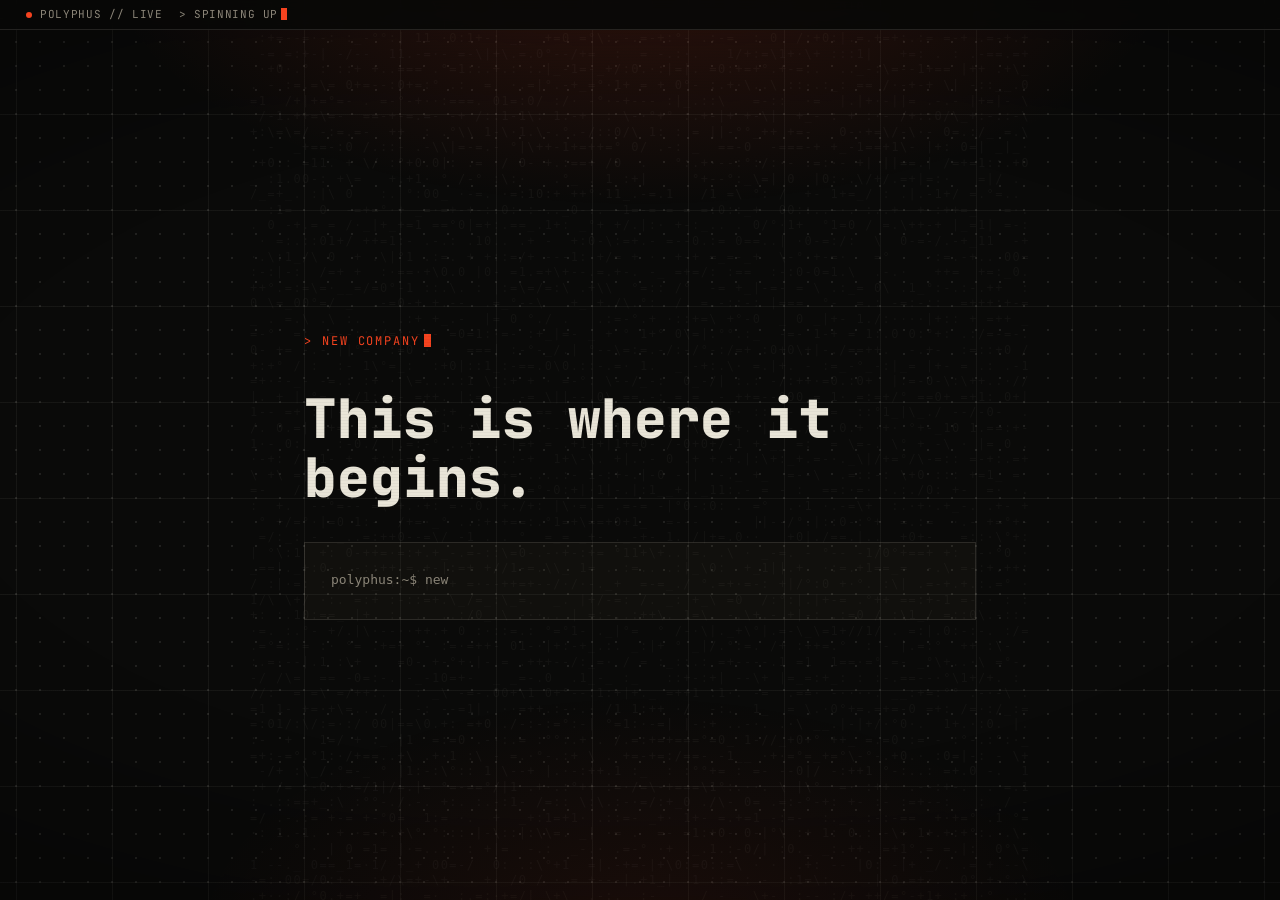
<file: start.html>
<!doctype html>
<html lang="en">
<head>
  <meta charset="utf-8" />
  <meta name="viewport" content="width=device-width, initial-scale=1" />
  <title>Start your company — Polyphus</title>
  <meta name="robots" content="noindex" />
  <link rel="preconnect" href="https://fonts.googleapis.com" />
  <link rel="preconnect" href="https://fonts.gstatic.com" crossorigin />
  <link href="https://fonts.googleapis.com/css2?family=JetBrains+Mono:wght@300;400;500;700;800&family=Inter:wght@400;500;600;700;800&display=swap" rel="stylesheet" />
  <link rel="stylesheet" href="styles.css" />
</head>
<body>
  <pre class="ascii-bg" id="asciiBg" aria-hidden="true"></pre>
  <div class="glow" aria-hidden="true"></div>
  <div class="scanlines" aria-hidden="true"></div>

  <div class="ticker" aria-hidden="true">
    <span class="ticker__tag"><span class="pulse"></span>polyphus // live</span>
    <span class="ticker__line">&gt; <span id="tickerText"></span><span class="ticker__caret"></span></span>
  </div>

  <!-- ===== intro ===== -->
  <section class="intro" id="intro">
    <p class="kicker">&gt; new company<span class="kicker__cur"></span></p>
    <h1 class="intro__title">This is where it begins.</h1>
    <pre class="intro__term" id="introTerm" aria-hidden="true"></pre>
  </section>

  <!-- ===== workspace ===== -->
  <div class="ws" id="workspace" hidden>
    <aside class="ws__side" id="wsSide">
      <div class="ws__brand"><a href="index.html">polyphus<b>_</b></a></div>
      <button class="ws__new" id="wsNew">+ new company</button>
      <p class="ws__label">Projects</p>
      <ul class="ws__projects" id="wsProjects"></ul>
      <div class="ws__account">
        <span class="ws__avatar">S</span>
        <span>shariff <em>· founder</em></span>
      </div>
    </aside>

    <main class="ws__main" id="wsMain">
      <button class="ws__menu" id="wsMenu" aria-label="Projects">☰</button>

      <!-- empty state -->
      <section class="stage stage--empty" id="stageEmpty">
        <div class="empty">
          <p class="empty__prompt">&gt; describe the company you wish existed</p>
          <form class="composer composer--hero" id="composerHero">
            <textarea class="composer__input" id="promptHero" rows="1" placeholder="describe a company…" autocomplete="off"></textarea>
            <button class="composer__send" type="submit" aria-label="Build">▶</button>
          </form>
          <div class="chips">
            <button class="chip">a scam detector for any link, message or seller</button>
            <button class="chip">a CRM built for freelance photographers</button>
            <button class="chip">same-day plant delivery for small offices</button>
          </div>
        </div>
      </section>

      <!-- build + result -->
      <section class="stage stage--run" id="stageRun" hidden>
        <div class="run" id="run"></div>
      </section>

      <!-- docked composer -->
      <form class="composer composer--dock" id="composerDock" hidden>
        <textarea class="composer__input" id="promptDock" rows="1" placeholder="describe another company…" autocomplete="off"></textarea>
        <button class="composer__send" type="submit" aria-label="Build">▶</button>
      </form>
    </main>

    <!-- marketing report panel -->
    <div class="report" id="report" hidden>
      <div class="report__scrim" id="reportScrim"></div>
      <aside class="report__panel" id="reportPanel">
        <button class="report__close" id="reportClose" aria-label="Close">✕</button>
        <div class="report__body" id="reportBody"></div>
      </aside>
    </div>

    <!-- execute overlay -->
    <div class="exec" id="exec" hidden>
      <div class="exec__box" id="execBox"></div>
    </div>
  </div>

  <script src="app.js"></script>
  <script src="workspace.js"></script>
</body>
</html>
</file>
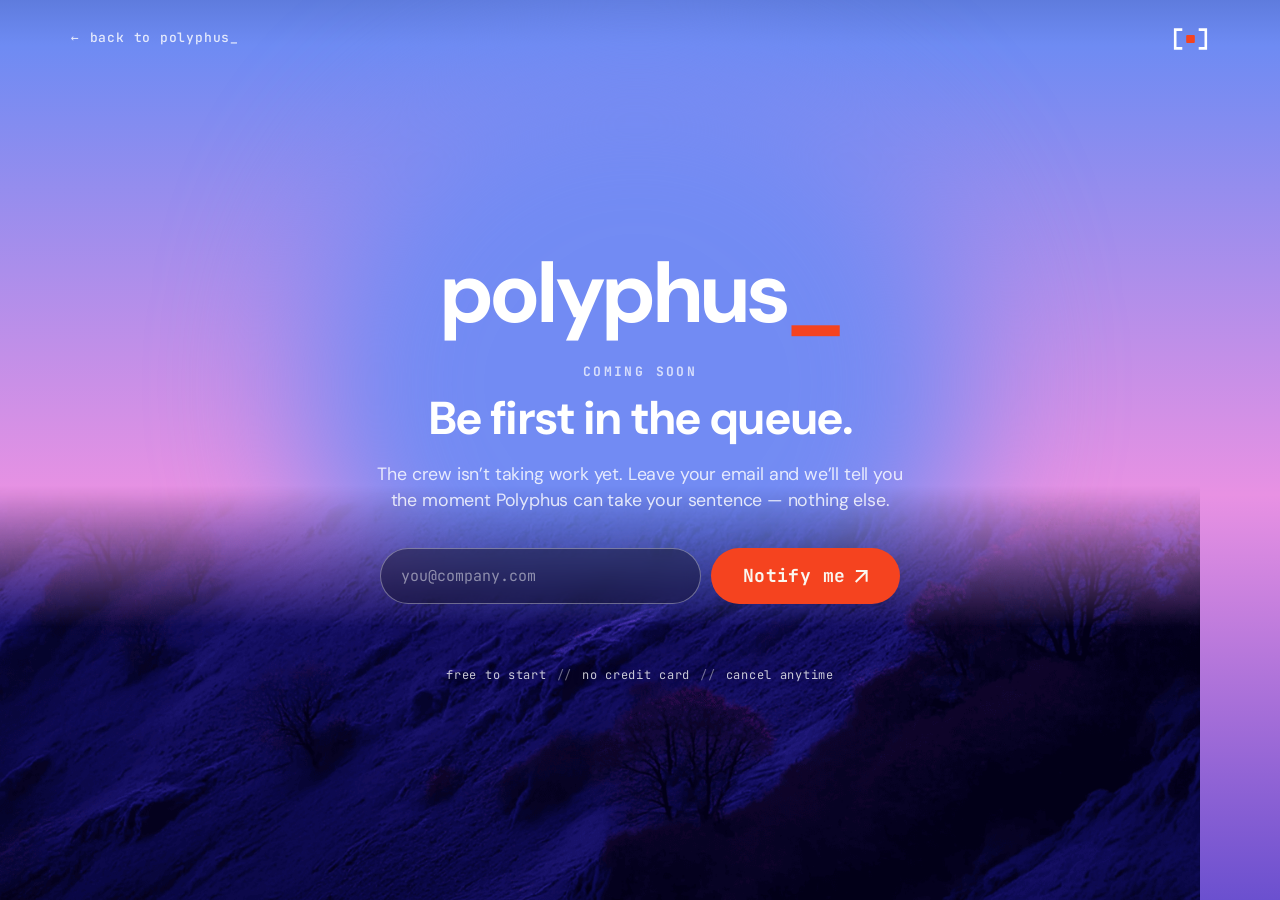
<file: polyphus-ui/start.html>
<!doctype html>
<html lang="en">
<head>
<meta charset="utf-8">
<meta name="viewport" content="width=device-width, initial-scale=1">
<title>Polyphus — coming soon</title>
<meta name="description" content="Polyphus isn't open yet. Leave your email and we'll tell you the moment the crew can take your sentence.">

<!-- Google Analytics. Measurement ID lives in js/analytics.js, not here,
     so it only has to be right in one place. -->
<script src="js/analytics.js" defer></script>
<meta name="robots" content="noindex">

<link rel="icon" href="assets/icons/favicon.svg">
<meta property="og:type" content="website">
<meta property="og:title" content="Polyphus — coming soon">
<meta property="og:description" content="Be first in the queue.">

<link rel="stylesheet" href="css/fonts.css">
<link rel="stylesheet" href="css/mono.css">
<link rel="stylesheet" href="css/tokens.css">
<link rel="stylesheet" href="css/base.css">
<link rel="stylesheet" href="css/components.css">
<link rel="stylesheet" href="css/sections/signup.css">
</head>

<body>

<main class="signup">

  <div class="signup__glow" aria-hidden="true"></div>
  <img class="signup__ridge" src="assets/images/sky-layer-4-near.png" alt="" aria-hidden="true">

  <header class="signup__top">
    <a class="signup__home" href="index.html"><span>&larr;</span> back to polyphus_</a>
    <img class="logo-mark" src="assets/icons/logo-mark.svg" alt="Polyphus" width="37" height="24">
  </header>

  <div class="signup__main">

    <p class="signup__logotype">polyphus<span class="cursor">_</span></p>

    <h6 class="kicker signup__kicker">Coming soon</h6>

    <h1 class="signup__title">Be first in the queue.</h1>

    <p class="signup__lede">
      The crew isn&rsquo;t taking work yet. Leave your email and we&rsquo;ll tell
      you the moment Polyphus can take your sentence &mdash; nothing else.
    </p>

    <!-- Fill these two in before this page goes live. Until then the address
         is stored in this browser only and reaches you nowhere.
         Project Settings -> API in Supabase gives you both; run
         supabase/waitlist.sql first. The anon key is meant to be public. -->
    <form class="signup__form" data-signup
          data-supabase-url="https://gpztoinbpjhgfackstyt.supabase.co"
          data-supabase-key="eyJhbGciOiJIUzI1NiIsInR5cCI6IkpXVCJ9.eyJpc3MiOiJzdXBhYmFzZSIsInJlZiI6ImdwenRvaW5icGpoZ2ZhY2tzdHl0Iiwicm9sZSI6ImFub24iLCJpYXQiOjE3ODg1MTQxMjcsImV4cCI6MjEwNDA5MDEyN30.bdpF7TCVMUwUYZz0yBQ9jnRwgwh1yj0Xm4oSJDKS3Hk"
          novalidate>
      <label class="visually-hidden" for="signup-email">Your email address</label>
      <input class="signup__field"
             id="signup-email"
             type="email"
             name="email"
             inputmode="email"
             autocomplete="email"
             placeholder="you@company.com"
             required>

      <!-- Honeypot. Hidden from people and from screen readers, so only a bot
           that fills every field will touch it. Not display:none — some bots
           skip those. -->
      <div class="signup__trap" aria-hidden="true">
        <label for="signup-company">Company (leave this empty)</label>
        <input id="signup-company" name="company" type="text"
               tabindex="-1" autocomplete="off" data-signup-trap>
      </div>
      <button class="btn btn--run signup__submit" type="submit">
        Notify me <img class="btn__icon" src="assets/icons/arrow-cream.svg" alt="">
      </button>
    </form>

    <p class="signup__note" data-signup-note role="alert"></p>

    <div class="signup__done" role="status" aria-live="polite">
      <p class="signup__done-title" tabindex="-1">You&rsquo;re on the list.</p>
      <p class="signup__done-copy">
        We&rsquo;ll email you once &mdash; when Polyphus opens. No newsletter,
        no drip, nothing else.
      </p>
      <span class="signup__done-mail" data-signup-mail></span>
    </div>

    <p class="signup__fine">
      <span>free to start</span><i>//</i><span>no credit card</span><i>//</i><span>cancel anytime</span>
    </p>

  </div>
</main>

<script src="js/modules/signup.js"></script>
</body>
</html>
</file>
<file: styles.css>
/* Polyphus — dark terminal one-pager
   one font (JetBrains Mono), dots + grid + ascii background, one orange accent */

*,
*::before,
*::after { box-sizing: border-box; }
* { margin: 0; }

:root {
  --mono: 'JetBrains Mono', ui-monospace, SFMono-Regular, Menlo, Consolas, monospace;

  --bg: #0a0a09;
  --bg-2: #100f0d;
  --panel: rgba(20, 19, 16, 0.72);
  --ink: #e9e5d8;
  --ink-dim: #8b8578;
  --ink-faint: #4a463d;
  --line: rgba(233, 229, 216, 0.12);
  --line-soft: rgba(233, 229, 216, 0.06);
  --orange: #f5431f;
  --orange-soft: rgba(245, 67, 31, 0.16);

  --top-h: 82px;
}

html {
  scroll-behavior: smooth;
  scroll-padding-top: var(--top-h);
  -webkit-text-size-adjust: 100%;
}

body {
  background: var(--bg);
  color: var(--ink);
  font-family: var(--mono);
  font-weight: 400;
  font-size: clamp(0.9rem, 0.86rem + 0.2vw, 1rem);
  line-height: 1.6;
  overflow-x: clip;
  position: relative;
}

/* dot grid + ruled grid, painted on the body */
body::before {
  content: "";
  position: fixed;
  inset: 0;
  z-index: 0;
  pointer-events: none;
  background-image:
    radial-gradient(circle, rgba(233, 229, 216, 0.11) 1px, transparent 1.4px),
    linear-gradient(var(--line-soft) 1px, transparent 1px),
    linear-gradient(90deg, var(--line-soft) 1px, transparent 1px);
  background-size: 24px 24px, 96px 96px, 96px 96px;
  background-position: center;
}

::selection { background: var(--orange); color: #fff; }
a { color: inherit; }

/* ---------- background ascii field ---------- */
.ascii-bg {
  position: fixed;
  top: 0;
  left: 50%;
  transform: translateX(-50%);
  width: max-content;
  z-index: 0;
  font-size: 12px;
  line-height: 1.3;
  letter-spacing: 0.12em;
  color: var(--ink);
  opacity: 0.045;
  white-space: pre;
  pointer-events: none;
  animation: drift 120s linear infinite;
}

@keyframes drift {
  from { transform: translate(-50%, 0); }
  to { transform: translate(-50%, -50%); }
}

/* orange glow + vignette + scanlines */
.glow {
  position: fixed;
  inset: 0;
  z-index: 0;
  pointer-events: none;
  background:
    radial-gradient(60% 40% at 50% -5%, rgba(245, 67, 31, 0.16), transparent 70%),
    radial-gradient(50% 40% at 50% 105%, rgba(245, 67, 31, 0.08), transparent 70%),
    radial-gradient(120% 80% at 50% 50%, transparent 45%, rgba(0, 0, 0, 0.55));
}

.scanlines {
  position: fixed;
  inset: 0;
  z-index: 1;
  pointer-events: none;
  background: repeating-linear-gradient(0deg, rgba(0, 0, 0, 0) 0 2px, rgba(0, 0, 0, 0.16) 3px);
  opacity: 0.4;
  mix-blend-mode: multiply;
}

/* keep content above the layers */
.ticker,
.nav,
main,
.foot { position: relative; z-index: 2; }

/* ---------- ticker ---------- */
.ticker {
  position: fixed;
  inset: 0 0 auto 0;
  z-index: 40;
  height: 30px;
  display: flex;
  align-items: center;
  gap: 16px;
  padding-inline: clamp(14px, 4vw, 26px);
  background: rgba(8, 8, 7, 0.9);
  border-bottom: 1px solid var(--line);
  font-size: 11px;
  letter-spacing: 0.06em;
  text-transform: uppercase;
  backdrop-filter: blur(6px);
}

.ticker__tag { display: flex; align-items: center; gap: 8px; white-space: nowrap; color: var(--ink-dim); }
.pulse { width: 6px; height: 6px; border-radius: 50%; background: var(--orange); animation: pulse 2s infinite; }
.ticker__line { min-width: 0; overflow: hidden; white-space: nowrap; text-overflow: ellipsis; color: var(--ink-dim); }
.ticker__caret { display: inline-block; width: 6px; height: 12px; margin-left: 3px; vertical-align: -2px; background: var(--orange); animation: blink 1s steps(1) infinite; }
.ticker__pct { margin-left: auto; white-space: nowrap; color: var(--ink-faint); }

@keyframes blink { 50% { opacity: 0; } }
@keyframes pulse {
  0%, 100% { box-shadow: 0 0 0 0 rgba(245, 67, 31, 0.5); }
  70% { box-shadow: 0 0 0 7px rgba(245, 67, 31, 0); }
}

@media (max-width: 720px) { .ticker__pct { display: none; } }

/* ---------- nav ---------- */
.nav {
  position: fixed;
  inset: 30px 0 auto 0;
  z-index: 30;
  display: flex;
  align-items: center;
  justify-content: space-between;
  gap: 20px;
  padding: 16px clamp(16px, 5vw, 44px);
  border-bottom: 1px solid transparent;
  transition: background 0.3s ease, border-color 0.3s ease, padding 0.3s ease;
}

.nav.is-stuck {
  background: rgba(8, 8, 7, 0.82);
  backdrop-filter: blur(10px);
  border-bottom-color: var(--line);
  padding-block: 11px;
}

.brand {
  font-weight: 800;
  font-size: 1.05rem;
  letter-spacing: 0.02em;
  text-decoration: none;
  color: var(--ink);
}
.brand b { color: var(--orange); animation: blink 1.1s steps(1) infinite; font-weight: 800; }

.nav__links { display: flex; align-items: center; gap: clamp(14px, 2.6vw, 30px); }
.nav__links a:not(.btn) {
  font-size: 12px;
  letter-spacing: 0.05em;
  text-transform: uppercase;
  text-decoration: none;
  color: var(--ink-dim);
  transition: color 0.2s ease;
}
.nav__links a:not(.btn):hover { color: var(--ink); }

.nav__progress {
  position: absolute;
  left: 0;
  bottom: -1px;
  height: 2px;
  width: 0;
  background: var(--orange);
  box-shadow: 0 0 10px var(--orange);
}

@media (max-width: 640px) { .nav__links a:not(.btn) { display: none; } }

/* ---------- buttons ---------- */
.btn {
  --pad: 1em 1.9em;
  display: inline-flex;
  align-items: center;
  gap: 0.6em;
  padding: 1em 1.9em;
  font-weight: 700;
  font-size: 12px;
  letter-spacing: 0.14em;
  text-transform: uppercase;
  text-decoration: none;
  color: var(--bg);
  background: var(--orange);
  border: 1px solid var(--orange);
  position: relative;
  transition: background 0.2s ease, color 0.2s ease, box-shadow 0.2s ease;
}
.btn::before { content: ">"; opacity: 0.7; }
.btn::after {
  content: "_";
  opacity: 0;
  margin-left: -0.3em;
  animation: blink 1s steps(1) infinite;
}
.btn:hover {
  background: transparent;
  color: var(--orange);
  box-shadow: inset 0 0 0 1px var(--orange), 0 0 24px rgba(245, 67, 31, 0.35);
}
.btn:hover::after { opacity: 1; }

.btn--sm { padding: 0.6em 1.05em; font-size: 11px; letter-spacing: 0.1em; }
.btn--sm::before, .btn--sm::after { content: none; }
.btn--lg { padding: 1.15em 2.5em; font-size: 13px; }

/* ---------- hero ---------- */
.hero {
  min-height: 100vh;
  display: flex;
  flex-direction: column;
  align-items: center;
  justify-content: center;
  text-align: center;
  gap: clamp(1.6rem, 4vh, 2.6rem);
  padding: calc(var(--top-h) + 40px) clamp(16px, 5vw, 44px) 80px;
}

.logo {
  color: var(--orange);
  font-size: clamp(5.5px, 1.7vw, 13px);
  line-height: 1.15;
  letter-spacing: 0;
  text-shadow: 0 0 8px rgba(245, 67, 31, 0.45);
  white-space: pre;
  overflow: hidden;
  max-width: 100%;
}
.logo .row { display: block; transition: opacity 0.3s ease; }

.hero__line {
  font-weight: 800;
  font-size: clamp(1.05rem, 0.6rem + 2.5vw, 2.6rem);
  line-height: 1.2;
  letter-spacing: 0.02em;
  text-transform: uppercase;
  max-width: none;
  white-space: nowrap;
  min-height: 1.2em;
}
.hero__line .hot { color: var(--orange); }
.hero__line .tw-caret {
  display: inline-block;
  width: 0.5ch;
  height: 1.05em;
  background: var(--orange);
  vertical-align: -0.16em;
  margin-left: 2px;
  animation: blink 1s steps(1) infinite;
}

.hero__meta {
  font-size: 12px;
  letter-spacing: 0.06em;
  text-transform: uppercase;
  color: var(--ink-dim);
}
.hero__meta .blip {
  display: inline-block;
  width: 7px;
  height: 7px;
  margin-right: 0.7em;
  border-radius: 50%;
  background: var(--orange);
  animation: pulse 2s infinite;
  vertical-align: 0;
}
.hero__meta .count { color: var(--ink); font-weight: 700; }

.hero__scroll {
  margin-top: 0.5rem;
  font-size: 10px;
  letter-spacing: 0.3em;
  text-transform: uppercase;
  color: var(--ink-faint);
  text-decoration: none;
  animation: bob 2.4s ease-in-out infinite;
}
@keyframes bob { 50% { transform: translateY(5px); } }

/* ---------- sections ---------- */
.section {
  min-height: 100vh;
  display: flex;
  align-items: center;
  padding: clamp(5rem, 12vh, 9rem) 0;
  border-top: 1px solid var(--line-soft);
}

.wrap {
  width: 100%;
  max-width: 1160px;
  margin-inline: auto;
  padding-inline: clamp(16px, 5vw, 44px);
}

.kicker {
  font-size: 12px;
  letter-spacing: 0.16em;
  text-transform: uppercase;
  color: var(--orange);
  margin-bottom: 1.4em;
}
.kicker--mid { margin-top: clamp(3rem, 8vh, 5rem); }
.kicker__cur {
  display: inline-block;
  width: 7px;
  height: 13px;
  margin-left: 4px;
  vertical-align: -2px;
  background: var(--orange);
  animation: blink 1s steps(1) infinite;
}

.h2 {
  font-weight: 800;
  font-size: clamp(1.5rem, 1rem + 2.4vw, 3rem);
  line-height: 1.15;
  letter-spacing: -0.01em;
  margin-bottom: 1.6em;
  max-width: 20ch;
}

/* ---------- steps ---------- */
.steps {
  list-style: none;
  padding: 0;
  display: grid;
  grid-template-columns: repeat(3, 1fr);
  gap: clamp(20px, 3vw, 40px);
}

.step {
  border-top: 1px solid var(--line);
  padding-top: 1.4em;
  position: relative;
}
.step::before {
  content: "";
  position: absolute;
  top: -1px;
  left: 0;
  width: 46px;
  height: 2px;
  background: var(--orange);
  transform: scaleX(0);
  transform-origin: left;
  transition: transform 0.7s cubic-bezier(0.2, 0.7, 0.2, 1) 0.1s;
}
.step.in::before { transform: scaleX(1); }

.step__n { display: block; color: var(--orange); font-weight: 700; font-size: 13px; letter-spacing: 0.1em; margin-bottom: 0.9em; }
.step h3 { font-weight: 700; font-size: 1.2rem; margin-bottom: 0.5em; }
.step p { color: var(--ink-dim); font-size: 0.92rem; }

@media (max-width: 780px) { .steps { grid-template-columns: 1fr; } }

/* ---------- scene ---------- */
.scene-block { margin-top: clamp(3rem, 8vh, 5rem); position: relative; }
.scene-scroll {
  overflow-x: auto;
  text-align: center;
  padding: clamp(16px, 3vw, 30px);
  border: 1px solid var(--line);
  background: var(--panel);
  scrollbar-width: thin;
}
.scene {
  display: inline-block;
  text-align: left;
  font-size: clamp(6.5px, 1.5vw, 12.5px);
  line-height: 1.5;
  color: var(--ink-dim);
  white-space: pre;
}
.scene .a { color: var(--orange); }
.scene .d { color: var(--ink-faint); }
.scene__cap {
  text-align: center;
  font-size: 10px;
  letter-spacing: 0.14em;
  text-transform: uppercase;
  color: var(--ink-faint);
  margin-top: 1.2rem;
}

/* ---------- who ---------- */
.who-grid {
  display: grid;
  grid-template-columns: 1fr 1fr;
  gap: clamp(16px, 3vw, 32px);
}
.who-card {
  border: 1px solid var(--line);
  background: var(--panel);
  padding: clamp(24px, 3.5vw, 44px);
  transition: border-color 0.25s ease, transform 0.25s ease;
}
.who-card:hover { border-color: var(--orange); transform: translateY(-3px); }
.who-card__tag { color: var(--orange); font-size: 11px; letter-spacing: 0.14em; text-transform: uppercase; margin-bottom: 1.4em; }
.who-card h3 { font-weight: 800; font-size: clamp(1.15rem, 0.9rem + 1vw, 1.6rem); line-height: 1.2; margin-bottom: 0.7em; }
.who-card p { color: var(--ink-dim); font-size: 0.94rem; }

@media (max-width: 720px) { .who-grid { grid-template-columns: 1fr; } }

/* ---------- parallel agents ---------- */
.agents {
  display: grid;
  grid-template-columns: repeat(3, 1fr);
  gap: 1px;
  background: var(--line);
  border: 1px solid var(--line);
}
.agent {
  background: var(--bg);
  padding: 20px clamp(16px, 2vw, 22px) 22px;
  min-height: 160px;
  display: flex;
  flex-direction: column;
  gap: 0.9em;
}
.agent__head {
  display: flex;
  align-items: center;
  justify-content: space-between;
  font-size: 11px;
  letter-spacing: 0.12em;
  text-transform: uppercase;
  color: var(--ink);
}
.agent__dot { width: 7px; height: 7px; border-radius: 50%; background: var(--orange); animation: pulse 2.4s infinite; }
.agent__log { font-size: 11px; color: var(--ink-dim); min-height: 2.2em; }
.agent__log::before { content: "> "; color: var(--orange); }
.agent__bar { font-size: 12px; letter-spacing: 0.5px; color: var(--ink-faint); white-space: nowrap; overflow: hidden; }
.agent__bar .f { color: var(--orange); }
.agent__pct { color: var(--ink-dim); }

@media (max-width: 860px) { .agents { grid-template-columns: 1fr 1fr; } }
@media (max-width: 520px) { .agents { grid-template-columns: 1fr; } }

/* ---------- start ---------- */
.start { text-align: center; }
.start__inner { display: flex; flex-direction: column; align-items: center; }
.start .kicker { color: var(--orange); }
.start__title { font-weight: 800; font-size: clamp(1.8rem, 1rem + 4vw, 4rem); line-height: 1.1; margin-bottom: 0.4em; }
.start__sub { color: var(--ink-dim); font-size: 1.05rem; margin-bottom: 2.4em; letter-spacing: 0.02em; }
.start__note { margin-top: 1.8em; font-size: 10px; letter-spacing: 0.16em; text-transform: uppercase; color: var(--ink-faint); }

/* ---------- footer ---------- */
.foot { border-top: 1px solid var(--line); padding: clamp(3rem, 7vh, 5rem) 0 2.4rem; }
.foot__grid { display: flex; justify-content: space-between; gap: 30px; flex-wrap: wrap; padding-bottom: 2.4rem; border-bottom: 1px solid var(--line-soft); }
.foot__brand { font-weight: 800; font-size: 1.2rem; }
.foot__tagline { color: var(--ink-faint); font-size: 11px; letter-spacing: 0.08em; text-transform: uppercase; margin-top: 0.6em; }
.foot__links { display: flex; gap: clamp(16px, 3vw, 34px); flex-wrap: wrap; }
.foot__links a { color: var(--ink-dim); font-size: 12px; letter-spacing: 0.04em; text-transform: uppercase; text-decoration: none; transition: color 0.2s ease; }
.foot__links a:hover { color: var(--orange); }
.foot__base { display: flex; justify-content: space-between; gap: 10px; flex-wrap: wrap; padding-top: 1.8rem; font-size: 10px; letter-spacing: 0.08em; text-transform: uppercase; color: var(--ink-faint); }

/* ---------- reveal ---------- */
.reveal { opacity: 0; transform: translateY(18px); transition: opacity 0.6s ease, transform 0.6s ease; }
.reveal.in { opacity: 1; transform: none; }

/* ---------- start.html page ---------- */
.startpage {
  min-height: 100vh;
  display: flex;
  flex-direction: column;
  align-items: flex-start;
  justify-content: center;
  gap: 1.3em;
  max-width: 760px;
  margin-inline: auto;
  padding: calc(var(--top-h) + 90px) clamp(16px, 6vw, 44px) 110px;
}
.startpage__title { font-weight: 800; font-size: clamp(1.7rem, 1rem + 4vw, 3.4rem); line-height: 1.1; }
.startpage__sub { color: var(--ink-dim); font-size: 1.05rem; }
.startpage__sub .hot { color: var(--orange); }
.startpage__term {
  margin-top: 1.4em;
  width: 100%;
  padding: clamp(16px, 3vw, 26px);
  border: 1px solid var(--line);
  background: var(--panel);
  font-size: clamp(11px, 1.6vw, 13px);
  line-height: 1.7;
  color: var(--ink-dim);
  white-space: pre-wrap;
}
.backlink { color: var(--ink-dim); font-size: 12px; letter-spacing: 0.06em; text-transform: uppercase; text-decoration: none; border-bottom: 1px solid var(--line); padding-bottom: 3px; }
.backlink:hover { color: var(--orange); border-color: var(--orange); }

/* ======================================================================
   WORKSPACE  (start.html)  — intro -> chat/projects -> build -> result
   ====================================================================== */

/* ---- intro ---- */
.intro {
  min-height: 100vh;
  display: flex;
  flex-direction: column;
  align-items: flex-start;
  justify-content: center;
  gap: 1.3em;
  max-width: 760px;
  margin-inline: auto;
  padding: calc(var(--top-h) + 70px) clamp(16px, 6vw, 44px) 100px;
  transition: opacity 0.45s ease, transform 0.45s ease;
}
.intro.gone { opacity: 0; transform: scale(0.98); pointer-events: none; }
.intro__title { font-weight: 800; font-size: clamp(1.7rem, 1rem + 4vw, 3.4rem); line-height: 1.1; }
.intro__term {
  margin-top: 1em;
  width: 100%;
  padding: clamp(16px, 3vw, 26px);
  border: 1px solid var(--line);
  background: var(--panel);
  font-size: clamp(11px, 1.6vw, 13px);
  line-height: 1.7;
  color: var(--ink-dim);
  white-space: pre-wrap;
  min-height: 6em;
}

/* ---- shell ---- */
body.in-ws { overflow: hidden; }

.ws {
  position: fixed;
  inset: 30px 0 0 0;
  z-index: 3;
  display: flex;
  background: rgba(10, 10, 9, 0.78);
  opacity: 0;
  transition: opacity 0.45s ease;
}
.ws.show { opacity: 1; }

.ws__side {
  width: 258px;
  flex-shrink: 0;
  display: flex;
  flex-direction: column;
  gap: 13px;
  padding: 20px 14px;
  border-right: 1px solid var(--line);
  background: rgba(8, 8, 7, 0.8);
  backdrop-filter: blur(6px);
}
.ws__brand a { font-weight: 800; font-size: 1.05rem; text-decoration: none; color: var(--ink); }
.ws__brand b { color: var(--orange); }
.ws__new {
  border: 1px solid var(--line);
  background: transparent;
  color: var(--ink);
  font-family: var(--mono);
  font-size: 12px;
  letter-spacing: 0.05em;
  text-transform: uppercase;
  padding: 0.8em 1em;
  text-align: left;
  cursor: pointer;
  transition: border-color 0.2s, color 0.2s;
}
.ws__new:hover { border-color: var(--orange); color: var(--orange); }
.ws__label { font-size: 10px; letter-spacing: 0.2em; text-transform: uppercase; color: var(--ink-faint); margin-top: 4px; }
.ws__projects { list-style: none; margin: 0; padding: 0; display: flex; flex-direction: column; gap: 2px; overflow-y: auto; flex: 1; }
.ws__proj {
  width: 100%;
  display: flex;
  align-items: center;
  gap: 9px;
  padding: 0.6em 0.7em;
  border: 0;
  background: transparent;
  color: var(--ink-dim);
  font-family: var(--mono);
  font-size: 12.5px;
  text-align: left;
  cursor: pointer;
  transition: background 0.15s, color 0.15s;
}
.ws__proj:hover { background: rgba(255, 255, 255, 0.04); color: var(--ink); }
.ws__proj.is-active { background: var(--orange-soft); color: var(--ink); }
.ws__pdot { width: 6px; height: 6px; border-radius: 50%; background: var(--orange); flex-shrink: 0; }
.ws__pname { overflow: hidden; text-overflow: ellipsis; white-space: nowrap; }
.ws__account { display: flex; align-items: center; gap: 10px; border-top: 1px solid var(--line); padding-top: 13px; font-size: 12px; color: var(--ink-dim); }
.ws__avatar { width: 26px; height: 26px; display: grid; place-items: center; background: var(--orange); color: #000; font-weight: 700; font-size: 12px; }
.ws__account em { font-style: normal; color: var(--ink-faint); }

.ws__main { flex: 1; overflow-y: auto; display: flex; flex-direction: column; position: relative; }
.ws__menu { display: none; }

@media (max-width: 820px) {
  .ws__side {
    position: absolute;
    inset: 0 auto 0 0;
    z-index: 20;
    transform: translateX(-100%);
    transition: transform 0.3s ease;
  }
  .ws__side.open { transform: none; }
  .ws__menu {
    display: block;
    position: absolute;
    top: 12px;
    left: 12px;
    z-index: 10;
    background: var(--panel);
    border: 1px solid var(--line);
    color: var(--ink);
    padding: 6px 12px;
    cursor: pointer;
  }
  .stage--run, .stage--empty { padding-top: 56px !important; }
}

/* ---- stages ---- */
.stage { flex: 1; }
.stage--empty { display: flex; align-items: center; justify-content: center; padding: 40px 20px; }
.empty { width: 100%; max-width: 640px; text-align: center; }
.empty__prompt { color: var(--orange); font-size: 13px; letter-spacing: 0.03em; margin-bottom: 1.4em; }

.composer {
  display: flex;
  gap: 10px;
  align-items: flex-end;
  padding: 12px;
  border: 1px solid var(--line);
  background: var(--panel);
}
.composer--hero { box-shadow: 0 0 44px rgba(245, 67, 31, 0.09); }
.composer--dock {
  position: sticky;
  bottom: 0;
  margin: 0 clamp(16px, 4vw, 40px) clamp(16px, 4vw, 28px);
  background: rgba(10, 10, 9, 0.92);
  backdrop-filter: blur(8px);
}
.composer__input {
  flex: 1;
  resize: none;
  border: 0;
  outline: 0;
  background: transparent;
  color: var(--ink);
  font-family: var(--mono);
  font-size: 14px;
  line-height: 1.5;
  padding: 10px 6px;
  height: 44px;
  max-height: 200px;
  overflow-y: hidden;
}
.composer__input::placeholder { color: var(--ink-faint); }
.composer__send {
  width: 38px;
  height: 38px;
  flex-shrink: 0;
  border: 0;
  cursor: pointer;
  background: var(--orange);
  color: #000;
  font-size: 13px;
  transition: transform 0.12s, box-shadow 0.2s;
}
.composer__send:hover { box-shadow: 0 0 20px rgba(245, 67, 31, 0.5); }
.composer__send:active { transform: scale(0.94); }

.chips { display: flex; flex-wrap: wrap; gap: 8px; justify-content: center; margin-top: 18px; }
.chip {
  border: 1px solid var(--line);
  background: transparent;
  color: var(--ink-dim);
  font-family: var(--mono);
  font-size: 11px;
  padding: 0.6em 0.9em;
  cursor: pointer;
  transition: border-color 0.2s, color 0.2s;
}
.chip:hover { border-color: var(--orange); color: var(--ink); }

/* ---- run / phases ---- */
.stage--run { padding: clamp(20px, 4vw, 40px) clamp(16px, 4vw, 40px) 0; }
.run__head {
  display: flex;
  justify-content: space-between;
  gap: 16px;
  align-items: baseline;
  flex-wrap: wrap;
  border-bottom: 1px solid var(--line);
  padding-bottom: 14px;
  margin-bottom: 20px;
}
.run__idea { font-size: 13px; color: var(--ink); }
.run__status { font-size: 11px; letter-spacing: 0.1em; text-transform: uppercase; color: var(--ink-dim); display: flex; align-items: center; gap: 8px; }
.run__status .ok { color: var(--orange); }
.run__spin {
  width: 9px; height: 9px;
  border: 2px solid var(--ink-faint);
  border-top-color: var(--orange);
  border-radius: 50%;
  animation: spin 0.7s linear infinite;
}
@keyframes spin { to { transform: rotate(360deg); } }

.run__pipe { display: flex; flex-direction: column; gap: 12px; }

.ph { border: 1px solid var(--line); background: var(--panel); transition: border-color 0.3s, opacity 0.3s; }
.ph[data-state="queued"] { opacity: 0.45; }
.ph[data-state="running"] { border-color: var(--orange); box-shadow: 0 0 26px rgba(245, 67, 31, 0.1); }
.ph__head { display: flex; align-items: center; gap: 12px; padding: 12px 16px; }
.ph__n { color: var(--orange); font-size: 12px; font-weight: 700; }
.ph__title { font-size: 12px; letter-spacing: 0.1em; text-transform: uppercase; font-weight: 700; }
.ph__role { font-size: 11px; color: var(--ink-faint); flex: 1; }
.ph__state { font-size: 10px; letter-spacing: 0.1em; text-transform: uppercase; color: var(--ink-dim); white-space: nowrap; }
.ph[data-state="done"] .ph__state { color: var(--orange); }
.ph__body { display: grid; grid-template-columns: 1fr 210px; gap: 16px; padding: 0 16px 14px; }
.ph[data-state="queued"] .ph__body { display: none; }
.ph__log { margin: 0; font-size: 11px; line-height: 1.75; color: var(--ink-dim); white-space: pre-wrap; max-height: 200px; overflow-y: auto; }
.ph__viz { border-left: 1px solid var(--line); padding-left: 16px; }
.ph__bar { grid-column: 1 / -1; height: 2px; background: var(--line); }
.ph__fill { display: block; height: 100%; width: 0; background: var(--orange); box-shadow: 0 0 8px var(--orange); }

@media (max-width: 640px) {
  .ph__body { grid-template-columns: 1fr; }
  .ph__viz { border-left: 0; border-top: 1px solid var(--line); padding: 12px 0 0; }
  .ph__role { display: none; }
}

/* phase mini-visuals */
.viz-bars { display: flex; align-items: flex-end; gap: 8px; height: 92px; position: relative; }
.viz-bars i { flex: 1; min-height: 2px; background: var(--orange); opacity: 0.85; transition: height 0.3s ease; }
.viz-cap { position: absolute; left: 0; bottom: -15px; font-size: 9px; letter-spacing: 0.1em; text-transform: uppercase; color: var(--ink-faint); }
.viz-sw { display: flex; flex-wrap: wrap; gap: 6px; position: relative; padding-bottom: 16px; }
.viz-sw i { width: 26px; height: 26px; display: block; }
.viz-files pre { margin: 0; font-size: 10.5px; line-height: 1.65; color: var(--ink-dim); }
.viz-budget { display: flex; flex-direction: column; gap: 9px; }
.viz-row { display: grid; grid-template-columns: 62px 1fr 26px; gap: 6px; align-items: center; font-size: 10px; color: var(--ink-dim); }
.viz-track { height: 6px; background: var(--line); }
.viz-track i { display: block; height: 100%; background: var(--orange); transition: width 0.3s ease; }

/* ---- result ---- */
.result { margin-top: 26px; padding-bottom: 64px; }
.result__done { color: var(--orange); font-size: 12px; letter-spacing: 0.06em; margin-bottom: 16px; }
.result__mock { margin-top: 12px; font-size: 10px; letter-spacing: 0.1em; text-transform: uppercase; color: var(--ink-faint); }
.result__actions { display: flex; gap: 12px; margin-top: 20px; flex-wrap: wrap; }

.btn2 {
  font-family: var(--mono);
  font-size: 12px;
  letter-spacing: 0.1em;
  text-transform: uppercase;
  padding: 0.9em 1.5em;
  border: 1px solid var(--line);
  background: transparent;
  color: var(--ink);
  cursor: pointer;
  transition: border-color 0.2s, color 0.2s, background 0.2s, box-shadow 0.2s;
}
.btn2:hover { border-color: var(--orange); color: var(--orange); }
.btn2--go { background: var(--orange); color: #000; border-color: var(--orange); }
.btn2--go:hover { background: transparent; color: var(--orange); box-shadow: 0 0 24px rgba(245, 67, 31, 0.35); }

/* fake browser frame */
.browser { border: 1px solid var(--line); background: #fff; box-shadow: 0 30px 90px rgba(0, 0, 0, 0.55); }
.browser__bar { display: flex; align-items: center; gap: 8px; padding: 10px 14px; background: #e9e6df; border-bottom: 1px solid #d5d1c7; }
.browser__bar > i { width: 11px; height: 11px; border-radius: 50%; background: #c9c4b8; }
.browser__bar > i:nth-child(1) { background: #ff5f57; }
.browser__bar > i:nth-child(2) { background: #febc2e; }
.browser__bar > i:nth-child(3) { background: #28c840; }
.browser__url { flex: 1; margin-left: 10px; background: #fff; border: 1px solid #d5d1c7; border-radius: 5px; padding: 4px 10px; font-family: var(--mono); font-size: 11px; color: #555; }
.browser__rl { color: #888; font-size: 13px; }
.browser__view { max-height: 560px; overflow-y: auto; }

/* generated mockup site (clean, light, its own look) */
.mock { font-family: 'Inter', system-ui, -apple-system, sans-serif; color: #0f172a; background: #fff; --acc: #4f46e5; }
.mock a { color: inherit; text-decoration: none; }
.mock__nav { display: flex; align-items: center; gap: 22px; padding: 20px 34px; border-bottom: 1px solid #eee; }
.mock__logo { font-weight: 800; font-size: 18px; letter-spacing: -0.01em; }
.mock__links { display: flex; gap: 20px; margin-left: auto; font-size: 14px; color: #475569; }
.mock__btn {
  font-family: inherit;
  font-weight: 600;
  font-size: 14px;
  padding: 10px 18px;
  border: 0;
  border-radius: 8px;
  background: var(--acc);
  color: #fff;
  cursor: pointer;
}
.mock__btn--ghost { background: transparent; color: var(--acc); box-shadow: inset 0 0 0 1.5px var(--acc); }
.mock__hero { text-align: center; padding: 60px 28px 8px; }
.mock__eyebrow {
  display: inline-block;
  font-size: 12px;
  font-weight: 600;
  letter-spacing: 0.06em;
  text-transform: uppercase;
  color: var(--acc);
  background: color-mix(in srgb, var(--acc) 12%, #fff);
  padding: 5px 12px;
  border-radius: 999px;
  margin-bottom: 20px;
}
.mock__hero h1 { margin: 0 auto 16px; max-width: 16ch; font-size: clamp(28px, 4.4vw, 46px); font-weight: 800; line-height: 1.08; letter-spacing: -0.02em; }
.mock__sub { margin: 0 auto 24px; max-width: 44ch; font-size: 17px; color: #475569; line-height: 1.5; }
.mock__row { display: flex; gap: 12px; justify-content: center; }
.mock__shot {
  height: 210px;
  max-width: 780px;
  margin: 40px auto 0;
  border: 1px solid #e5e7eb;
  border-bottom: 0;
  border-radius: 14px 14px 0 0;
  background: linear-gradient(180deg, color-mix(in srgb, var(--acc) 18%, #fff), #fff);
}
.mock__feats { display: grid; grid-template-columns: repeat(3, 1fr); gap: 24px; padding: 52px 34px; background: #fafafa; border-top: 1px solid #eee; }
.mock__feat h3 { margin: 12px 0 6px; font-size: 17px; font-weight: 700; }
.mock__feat p { margin: 0; font-size: 14px; color: #64748b; line-height: 1.55; }
.mock__ico { display: inline-grid; place-items: center; width: 34px; height: 34px; border-radius: 8px; background: var(--acc); color: #fff; font-size: 12px; font-weight: 700; }
.mock__foot { padding: 26px; text-align: center; font-size: 13px; color: #94a3b8; }
@media (max-width: 620px) { .mock__feats { grid-template-columns: 1fr; } .mock__links { display: none; } }

/* ---- marketing report slide-over ---- */
.report { position: fixed; inset: 0; z-index: 60; }
.report__scrim { position: absolute; inset: 0; background: rgba(0, 0, 0, 0.6); opacity: 0; transition: opacity 0.3s ease; }
.report.show .report__scrim { opacity: 1; }
.report__panel {
  position: absolute;
  inset: 0 0 0 auto;
  width: min(560px, 100%);
  background: var(--bg-2);
  border-left: 1px solid var(--orange);
  transform: translateX(100%);
  transition: transform 0.3s ease;
  overflow-y: auto;
  padding: 40px clamp(20px, 4vw, 40px);
}
.report.show .report__panel { transform: none; }
.report__close { position: absolute; top: 16px; right: 16px; width: 30px; height: 30px; border: 1px solid var(--line); background: transparent; color: var(--ink); cursor: pointer; }
.report__k { color: var(--orange); font-size: 11px; letter-spacing: 0.14em; text-transform: uppercase; margin-bottom: 10px; }
.report__co { font-size: 1.8rem; font-weight: 800; }
.report__brief { margin: 6px 0 22px; font-size: 12px; color: var(--ink-dim); }
.report__sec { border-top: 1px solid var(--line); padding: 18px 0; }
.report__sec h3 { margin-bottom: 10px; font-size: 12px; letter-spacing: 0.1em; text-transform: uppercase; color: var(--orange); }
.report__sec ul, .report__sec ol { margin: 0; padding-left: 18px; font-size: 12.5px; color: var(--ink-dim); line-height: 1.9; }
.report__sec blockquote { margin: 0; padding-left: 12px; border-left: 2px solid var(--orange); font-size: 13px; color: var(--ink); }
.report__tags { display: flex; flex-wrap: wrap; gap: 6px; }
.report__tags span { border: 1px solid var(--line); padding: 3px 8px; font-size: 10.5px; color: var(--ink-dim); }
.report__alloc { display: grid; grid-template-columns: 92px 1fr 32px; gap: 8px; align-items: center; margin-bottom: 6px; font-size: 11px; color: var(--ink-dim); }
.report__track { height: 6px; background: var(--line); }
.report__track i { display: block; height: 100%; background: var(--orange); }
.report__tbl { width: 100%; border-collapse: collapse; font-size: 12px; color: var(--ink-dim); }
.report__tbl td { border-top: 1px solid var(--line); padding: 7px 0; }
.report__tbl td:last-child { text-align: right; color: var(--ink); }
.report__foot { margin-top: 20px; font-size: 10px; letter-spacing: 0.1em; text-transform: uppercase; color: var(--ink-faint); }

/* ---- fake execute overlay ---- */
.exec { position: fixed; inset: 0; z-index: 70; display: grid; place-items: center; background: rgba(0, 0, 0, 0.82); opacity: 0; transition: opacity 0.3s ease; }
.exec.show { opacity: 1; }
.exec__box { width: min(460px, 90vw); padding: 28px; border: 1px solid var(--orange); background: var(--bg-2); }
.exec__box pre { margin: 0; font-size: 12px; line-height: 1.9; color: var(--orange); white-space: pre-wrap; }
.exec__big { font-size: 1.5rem; font-weight: 800; margin-bottom: 10px; }
.exec__small { margin-bottom: 18px; font-size: 12.5px; color: var(--ink-dim); line-height: 1.6; }

[hidden] { display: none !important; }

/* ---------- reduced motion ---------- */
@media (prefers-reduced-motion: reduce) {
  html { scroll-behavior: auto; }
  *, *::before, *::after {
    animation-duration: 0.001ms !important;
    animation-iteration-count: 1 !important;
    transition-duration: 0.001ms !important;
  }
  .reveal { opacity: 1; transform: none; }
  .step::before { transform: scaleX(1); }
  .ascii-bg { animation: none; }
  .intro { transition: none; }
  .ws { opacity: 1; transition: none; }
}
</file>
<file: polyphus-ui/css/fonts.css>
/* fonts.css — @font-face rules lifted verbatim from the source site,
   rewritten to the local files in assets/fonts/.
   Families: DM Sans (display + body), Satoshi (accents), Inter (UI), Lato (badges). */

@font-face {
  font-family: 'DM Sans';
  font-style: italic;
  font-weight: 600;
  font-display: swap;
  src: url("../assets/fonts/dm-sans/dm-sans-600-italic-01.woff2") format('woff2');
  unicode-range: U+0100-02BA, U+02BD-02C5, U+02C7-02CC, U+02CE-02D7, U+02DD-02FF, U+0304, U+0308, U+0329, U+1D00-1DBF, U+1E00-1E9F, U+1EF2-1EFF, U+2020, U+20A0-20AB, U+20AD-20C0, U+2113, U+2C60-2C7F, U+A720-A7FF;
 
}

@font-face {
  font-family: 'DM Sans';
  font-style: italic;
  font-weight: 600;
  font-display: swap;
  src: url("../assets/fonts/dm-sans/dm-sans-600-italic-02.woff2") format('woff2');
  unicode-range: U+0000-00FF, U+0131, U+0152-0153, U+02BB-02BC, U+02C6, U+02DA, U+02DC, U+0304, U+0308, U+0329, U+2000-206F, U+20AC, U+2122, U+2191, U+2193, U+2212, U+2215, U+FEFF, U+FFFD;
 
}

@font-face {
  font-family: 'DM Sans';
  font-style: normal;
  font-weight: 800;
  font-display: swap;
  src: url("../assets/fonts/dm-sans/dm-sans-800-01.woff2") format('woff2');
  unicode-range: U+0100-02BA, U+02BD-02C5, U+02C7-02CC, U+02CE-02D7, U+02DD-02FF, U+0304, U+0308, U+0329, U+1D00-1DBF, U+1E00-1E9F, U+1EF2-1EFF, U+2020, U+20A0-20AB, U+20AD-20C0, U+2113, U+2C60-2C7F, U+A720-A7FF;
 
}

@font-face {
  font-family: 'DM Sans';
  font-style: normal;
  font-weight: 800;
  font-display: swap;
  src: url("../assets/fonts/dm-sans/dm-sans-800-02.woff2") format('woff2');
  unicode-range: U+0000-00FF, U+0131, U+0152-0153, U+02BB-02BC, U+02C6, U+02DA, U+02DC, U+0304, U+0308, U+0329, U+2000-206F, U+20AC, U+2122, U+2191, U+2193, U+2212, U+2215, U+FEFF, U+FFFD;
 
}

@font-face {
  font-family: 'Lato';
  font-style: normal;
  font-weight: 400;
  font-display: swap;
  src: url("../assets/fonts/lato/lato-400-01.woff2") format('woff2');
  unicode-range: U+0100-02BA, U+02BD-02C5, U+02C7-02CC, U+02CE-02D7, U+02DD-02FF, U+0304, U+0308, U+0329, U+1D00-1DBF, U+1E00-1E9F, U+1EF2-1EFF, U+2020, U+20A0-20AB, U+20AD-20C0, U+2113, U+2C60-2C7F, U+A720-A7FF;
 
}

@font-face {
  font-family: 'Lato';
  font-style: normal;
  font-weight: 400;
  font-display: swap;
  src: url("../assets/fonts/lato/lato-400-02.woff2") format('woff2');
  unicode-range: U+0000-00FF, U+0131, U+0152-0153, U+02BB-02BC, U+02C6, U+02DA, U+02DC, U+0304, U+0308, U+0329, U+2000-206F, U+20AC, U+2122, U+2191, U+2193, U+2212, U+2215, U+FEFF, U+FFFD;
 
}

@font-face {
  font-family: 'Lato';
  font-style: normal;
  font-weight: 700;
  font-display: swap;
  src: url("../assets/fonts/lato/lato-700-01.woff2") format('woff2');
  unicode-range: U+0100-02BA, U+02BD-02C5, U+02C7-02CC, U+02CE-02D7, U+02DD-02FF, U+0304, U+0308, U+0329, U+1D00-1DBF, U+1E00-1E9F, U+1EF2-1EFF, U+2020, U+20A0-20AB, U+20AD-20C0, U+2113, U+2C60-2C7F, U+A720-A7FF;
 
}

@font-face {
  font-family: 'Lato';
  font-style: normal;
  font-weight: 700;
  font-display: swap;
  src: url("../assets/fonts/lato/lato-700-02.woff2") format('woff2');
  unicode-range: U+0000-00FF, U+0131, U+0152-0153, U+02BB-02BC, U+02C6, U+02DA, U+02DC, U+0304, U+0308, U+0329, U+2000-206F, U+20AC, U+2122, U+2191, U+2193, U+2212, U+2215, U+FEFF, U+FFFD;
 
}

@font-face {
  font-family: 'DM Sans';
  font-style: italic;
  font-weight: 900;
  src: url("../assets/fonts/dm-sans/dm-sans-900-italic-01.woff2") format('woff2');
  unicode-range: U+0100-02BA, U+02BD-02C5, U+02C7-02CC, U+02CE-02D7, U+02DD-02FF, U+0304, U+0308, U+0329, U+1D00-1DBF, U+1E00-1E9F, U+1EF2-1EFF, U+2020, U+20A0-20AB, U+20AD-20C0, U+2113, U+2C60-2C7F, U+A720-A7FF;
 
}

@font-face {
  font-family: 'DM Sans';
  font-style: italic;
  font-weight: 900;
  src: url("../assets/fonts/dm-sans/dm-sans-900-italic-02.woff2") format('woff2');
  unicode-range: U+0000-00FF, U+0131, U+0152-0153, U+02BB-02BC, U+02C6, U+02DA, U+02DC, U+0304, U+0308, U+0329, U+2000-206F, U+20AC, U+2122, U+2191, U+2193, U+2212, U+2215, U+FEFF, U+FFFD;
 
}

@font-face {
  font-family: 'DM Sans';
  font-style: normal;
  font-weight: 900;
  src: url("../assets/fonts/dm-sans/dm-sans-900-01.woff2") format('woff2');
  unicode-range: U+0100-02BA, U+02BD-02C5, U+02C7-02CC, U+02CE-02D7, U+02DD-02FF, U+0304, U+0308, U+0329, U+1D00-1DBF, U+1E00-1E9F, U+1EF2-1EFF, U+2020, U+20A0-20AB, U+20AD-20C0, U+2113, U+2C60-2C7F, U+A720-A7FF;
 
}

@font-face {
  font-family: 'DM Sans';
  font-style: normal;
  font-weight: 900;
  src: url("../assets/fonts/dm-sans/dm-sans-900-02.woff2") format('woff2');
  unicode-range: U+0000-00FF, U+0131, U+0152-0153, U+02BB-02BC, U+02C6, U+02DA, U+02DC, U+0304, U+0308, U+0329, U+2000-206F, U+20AC, U+2122, U+2191, U+2193, U+2212, U+2215, U+FEFF, U+FFFD;
 
}

@font-face {
  font-family: "DM Sans";
  src: url("../assets/fonts/dm-sans/dm-sans-700-01.woff2");
  font-display: swap;
  font-style: normal;
  font-weight: 700
}

@font-face {
  font-family: "DM Sans";
  src: url("../assets/fonts/dm-sans/dm-sans-500-01.woff2");
  font-display: swap;
  font-style: normal;
  font-weight: 500
}

@font-face {
  font-family: "DM Sans";
  src: url("../assets/fonts/dm-sans/dm-sans-600-01.woff2");
  font-display: swap;
  font-style: normal;
  font-weight: 600
}

@font-face {
  font-family: "DM Sans";
  src: url("../assets/fonts/dm-sans/dm-sans-400-01.woff2");
  font-display: swap;
  font-style: normal;
  font-weight: 400
}

@font-face {
  font-family: "DM Sans";
  src: url("../assets/fonts/dm-sans/dm-sans-700-italic-01.woff2");
  font-display: swap;
  font-style: italic;
  font-weight: 700
}

@font-face {
  font-family: "DM Sans";
  src: url("../assets/fonts/dm-sans/dm-sans-400-italic-01.woff2");
  font-display: swap;
  font-style: italic;
  font-weight: 400
}

@font-face {
  font-family: "DM Sans";
  src: url("../assets/fonts/dm-sans/dm-sans-300-01.woff2");
  font-display: swap;
  font-style: normal;
  font-weight: 300
}

@font-face {
  font-family: "DM Sans";
  src: url("../assets/fonts/dm-sans/dm-sans-500-italic-01.woff2");
  font-display: swap;
  font-style: italic;
  font-weight: 500
}

@font-face {
  font-family: "Inter";
  src: url("../assets/fonts/inter/inter-400-01.woff2");
  font-display: swap;
  font-style: normal;
  font-weight: 400;
  unicode-range: U+0460-052F, U+1C80-1C88, U+20B4, U+2DE0-2DFF, U+A640-A69F, U+FE2E-FE2F
}

@font-face {
  font-family: "Inter";
  src: url("../assets/fonts/inter/inter-400-02.woff2");
  font-display: swap;
  font-style: normal;
  font-weight: 400;
  unicode-range: U+0301, U+0400-045F, U+0490-0491, U+04B0-04B1, U+2116
}

@font-face {
  font-family: "Inter";
  src: url("../assets/fonts/inter/inter-400-03.woff2");
  font-display: swap;
  font-style: normal;
  font-weight: 400;
  unicode-range: U+1F00-1FFF
}

@font-face {
  font-family: "Inter";
  src: url("../assets/fonts/inter/inter-400-04.woff2");
  font-display: swap;
  font-style: normal;
  font-weight: 400;
  unicode-range: U+0370-03FF
}

@font-face {
  font-family: "Inter";
  src: url("../assets/fonts/inter/inter-400-05.woff2");
  font-display: swap;
  font-style: normal;
  font-weight: 400;
  unicode-range: U+0100-024F, U+0259, U+1E00-1EFF, U+2020, U+20A0-20AB, U+20AD-20CF, U+2113, U+2C60-2C7F, U+A720-A7FF
}

@font-face {
  font-family: "Inter";
  src: url("../assets/fonts/inter/inter-400-06.woff2");
  font-display: swap;
  font-style: normal;
  font-weight: 400;
  unicode-range: U+0000-00FF, U+0131, U+0152-0153, U+02BB-02BC, U+02C6, U+02DA, U+02DC, U+2000-206F, U+2070, U+2074-207E, U+2080-208E, U+20AC, U+2122, U+2191, U+2193, U+2212, U+2215, U+FEFF, U+FFFD
}

@font-face {
  font-family: "Inter";
  src: url("../assets/fonts/inter/inter-400-07.woff2");
  font-display: swap;
  font-style: normal;
  font-weight: 400;
  unicode-range: U+0102-0103, U+0110-0111, U+0128-0129, U+0168-0169, U+01A0-01A1, U+01AF-01B0, U+1EA0-1EF9, U+20AB
}

@font-face {
  font-family: "Inter";
  src: url("../assets/fonts/inter/inter-500-01.woff2");
  font-display: swap;
  font-style: normal;
  font-weight: 500;
  unicode-range: U+0460-052F, U+1C80-1C88, U+20B4, U+2DE0-2DFF, U+A640-A69F, U+FE2E-FE2F
}

@font-face {
  font-family: "Inter";
  src: url("../assets/fonts/inter/inter-500-02.woff2");
  font-display: swap;
  font-style: normal;
  font-weight: 500;
  unicode-range: U+0301, U+0400-045F, U+0490-0491, U+04B0-04B1, U+2116
}

@font-face {
  font-family: "Inter";
  src: url("../assets/fonts/inter/inter-500-03.woff2");
  font-display: swap;
  font-style: normal;
  font-weight: 500;
  unicode-range: U+1F00-1FFF
}

@font-face {
  font-family: "Inter";
  src: url("../assets/fonts/inter/inter-500-04.woff2");
  font-display: swap;
  font-style: normal;
  font-weight: 500;
  unicode-range: U+0370-03FF
}

@font-face {
  font-family: "Inter";
  src: url("../assets/fonts/inter/inter-500-05.woff2");
  font-display: swap;
  font-style: normal;
  font-weight: 500;
  unicode-range: U+0100-024F, U+0259, U+1E00-1EFF, U+2020, U+20A0-20AB, U+20AD-20CF, U+2113, U+2C60-2C7F, U+A720-A7FF
}

@font-face {
  font-family: "Inter";
  src: url("../assets/fonts/inter/inter-500-06.woff2");
  font-display: swap;
  font-style: normal;
  font-weight: 500;
  unicode-range: U+0000-00FF, U+0131, U+0152-0153, U+02BB-02BC, U+02C6, U+02DA, U+02DC, U+2000-206F, U+2070, U+2074-207E, U+2080-208E, U+20AC, U+2122, U+2191, U+2193, U+2212, U+2215, U+FEFF, U+FFFD
}

@font-face {
  font-family: "Inter";
  src: url("../assets/fonts/inter/inter-500-07.woff2");
  font-display: swap;
  font-style: normal;
  font-weight: 500;
  unicode-range: U+0102-0103, U+0110-0111, U+0128-0129, U+0168-0169, U+01A0-01A1, U+01AF-01B0, U+1EA0-1EF9, U+20AB
}

@font-face {
  font-family: "Inter";
  src: url("../assets/fonts/inter/inter-700-01.woff2");
  font-display: swap;
  font-style: normal;
  font-weight: 700;
  unicode-range: U+0460-052F, U+1C80-1C88, U+20B4, U+2DE0-2DFF, U+A640-A69F, U+FE2E-FE2F
}

@font-face {
  font-family: "Inter";
  src: url("../assets/fonts/inter/inter-700-02.woff2");
  font-display: swap;
  font-style: normal;
  font-weight: 700;
  unicode-range: U+0301, U+0400-045F, U+0490-0491, U+04B0-04B1, U+2116
}

@font-face {
  font-family: "Inter";
  src: url("../assets/fonts/inter/inter-700-03.woff2");
  font-display: swap;
  font-style: normal;
  font-weight: 700;
  unicode-range: U+1F00-1FFF
}

@font-face {
  font-family: "Inter";
  src: url("../assets/fonts/inter/inter-700-04.woff2");
  font-display: swap;
  font-style: normal;
  font-weight: 700;
  unicode-range: U+0370-03FF
}

@font-face {
  font-family: "Inter";
  src: url("../assets/fonts/inter/inter-700-05.woff2");
  font-display: swap;
  font-style: normal;
  font-weight: 700;
  unicode-range: U+0100-024F, U+0259, U+1E00-1EFF, U+2020, U+20A0-20AB, U+20AD-20CF, U+2113, U+2C60-2C7F, U+A720-A7FF
}

@font-face {
  font-family: "Inter";
  src: url("../assets/fonts/inter/inter-700-06.woff2");
  font-display: swap;
  font-style: normal;
  font-weight: 700;
  unicode-range: U+0000-00FF, U+0131, U+0152-0153, U+02BB-02BC, U+02C6, U+02DA, U+02DC, U+2000-206F, U+2070, U+2074-207E, U+2080-208E, U+20AC, U+2122, U+2191, U+2193, U+2212, U+2215, U+FEFF, U+FFFD
}

@font-face {
  font-family: "Inter";
  src: url("../assets/fonts/inter/inter-700-07.woff2");
  font-display: swap;
  font-style: normal;
  font-weight: 700;
  unicode-range: U+0102-0103, U+0110-0111, U+0128-0129, U+0168-0169, U+01A0-01A1, U+01AF-01B0, U+1EA0-1EF9, U+20AB
}

@font-face {
  font-family: "Inter";
  src: url("../assets/fonts/inter/inter-700-italic-01.woff2");
  font-display: swap;
  font-style: italic;
  font-weight: 700;
  unicode-range: U+0460-052F, U+1C80-1C88, U+20B4, U+2DE0-2DFF, U+A640-A69F, U+FE2E-FE2F
}

@font-face {
  font-family: "Inter";
  src: url("../assets/fonts/inter/inter-700-italic-02.woff2");
  font-display: swap;
  font-style: italic;
  font-weight: 700;
  unicode-range: U+0301, U+0400-045F, U+0490-0491, U+04B0-04B1, U+2116
}

@font-face {
  font-family: "Inter";
  src: url("../assets/fonts/inter/inter-700-italic-03.woff2");
  font-display: swap;
  font-style: italic;
  font-weight: 700;
  unicode-range: U+1F00-1FFF
}

@font-face {
  font-family: "Inter";
  src: url("../assets/fonts/inter/inter-700-italic-04.woff2");
  font-display: swap;
  font-style: italic;
  font-weight: 700;
  unicode-range: U+0370-03FF
}

@font-face {
  font-family: "Inter";
  src: url("../assets/fonts/inter/inter-700-italic-05.woff2");
  font-display: swap;
  font-style: italic;
  font-weight: 700;
  unicode-range: U+0100-024F, U+0259, U+1E00-1EFF, U+2020, U+20A0-20AB, U+20AD-20CF, U+2113, U+2C60-2C7F, U+A720-A7FF
}

@font-face {
  font-family: "Inter";
  src: url("../assets/fonts/inter/inter-700-italic-06.woff2");
  font-display: swap;
  font-style: italic;
  font-weight: 700;
  unicode-range: U+0000-00FF, U+0131, U+0152-0153, U+02BB-02BC, U+02C6, U+02DA, U+02DC, U+2000-206F, U+2070, U+2074-207E, U+2080-208E, U+20AC, U+2122, U+2191, U+2193, U+2212, U+2215, U+FEFF, U+FFFD
}

@font-face {
  font-family: "Inter";
  src: url("../assets/fonts/inter/inter-700-italic-07.woff2");
  font-display: swap;
  font-style: italic;
  font-weight: 700;
  unicode-range: U+0102-0103, U+0110-0111, U+0128-0129, U+0168-0169, U+01A0-01A1, U+01AF-01B0, U+1EA0-1EF9, U+20AB
}

@font-face {
  font-family: "Inter";
  src: url("../assets/fonts/inter/inter-400-italic-01.woff2");
  font-display: swap;
  font-style: italic;
  font-weight: 400;
  unicode-range: U+0460-052F, U+1C80-1C88, U+20B4, U+2DE0-2DFF, U+A640-A69F, U+FE2E-FE2F
}

@font-face {
  font-family: "Inter";
  src: url("../assets/fonts/inter/inter-400-italic-02.woff2");
  font-display: swap;
  font-style: italic;
  font-weight: 400;
  unicode-range: U+0301, U+0400-045F, U+0490-0491, U+04B0-04B1, U+2116
}

@font-face {
  font-family: "Inter";
  src: url("../assets/fonts/inter/inter-400-italic-03.woff2");
  font-display: swap;
  font-style: italic;
  font-weight: 400;
  unicode-range: U+1F00-1FFF
}

@font-face {
  font-family: "Inter";
  src: url("../assets/fonts/inter/inter-400-italic-04.woff2");
  font-display: swap;
  font-style: italic;
  font-weight: 400;
  unicode-range: U+0370-03FF
}

@font-face {
  font-family: "Inter";
  src: url("../assets/fonts/inter/inter-400-italic-05.woff2");
  font-display: swap;
  font-style: italic;
  font-weight: 400;
  unicode-range: U+0100-024F, U+0259, U+1E00-1EFF, U+2020, U+20A0-20AB, U+20AD-20CF, U+2113, U+2C60-2C7F, U+A720-A7FF
}

@font-face {
  font-family: "Inter";
  src: url("../assets/fonts/inter/inter-400-italic-06.woff2");
  font-display: swap;
  font-style: italic;
  font-weight: 400;
  unicode-range: U+0000-00FF, U+0131, U+0152-0153, U+02BB-02BC, U+02C6, U+02DA, U+02DC, U+2000-206F, U+2070, U+2074-207E, U+2080-208E, U+20AC, U+2122, U+2191, U+2193, U+2212, U+2215, U+FEFF, U+FFFD
}

@font-face {
  font-family: "Inter";
  src: url("../assets/fonts/inter/inter-400-italic-07.woff2");
  font-display: swap;
  font-style: italic;
  font-weight: 400;
  unicode-range: U+0102-0103, U+0110-0111, U+0128-0129, U+0168-0169, U+01A0-01A1, U+01AF-01B0, U+1EA0-1EF9, U+20AB
}

@font-face {
  font-family: "Inter";
  src: url("../assets/fonts/inter/inter-900-01.woff2");
  font-style: normal;
  font-weight: 900;
  unicode-range: U+0460-052F, U+1C80-1C88, U+20B4, U+2DE0-2DFF, U+A640-A69F, U+FE2E-FE2F
}

@font-face {
  font-family: "Inter";
  src: url("../assets/fonts/inter/inter-900-02.woff2");
  font-style: normal;
  font-weight: 900;
  unicode-range: U+0301, U+0400-045F, U+0490-0491, U+04B0-04B1, U+2116
}

@font-face {
  font-family: "Inter";
  src: url("../assets/fonts/inter/inter-900-03.woff2");
  font-style: normal;
  font-weight: 900;
  unicode-range: U+1F00-1FFF
}

@font-face {
  font-family: "Inter";
  src: url("../assets/fonts/inter/inter-900-04.woff2");
  font-style: normal;
  font-weight: 900;
  unicode-range: U+0370-03FF
}

@font-face {
  font-family: "Inter";
  src: url("../assets/fonts/inter/inter-900-05.woff2");
  font-style: normal;
  font-weight: 900;
  unicode-range: U+0100-024F, U+0259, U+1E00-1EFF, U+2020, U+20A0-20AB, U+20AD-20CF, U+2113, U+2C60-2C7F, U+A720-A7FF
}

@font-face {
  font-family: "Inter";
  src: url("../assets/fonts/inter/inter-900-06.woff2");
  font-style: normal;
  font-weight: 900;
  unicode-range: U+0000-00FF, U+0131, U+0152-0153, U+02BB-02BC, U+02C6, U+02DA, U+02DC, U+2000-206F, U+2070, U+2074-207E, U+2080-208E, U+20AC, U+2122, U+2191, U+2193, U+2212, U+2215, U+FEFF, U+FFFD
}

@font-face {
  font-family: "Inter";
  src: url("../assets/fonts/inter/inter-900-07.woff2");
  font-style: normal;
  font-weight: 900;
  unicode-range: U+0102-0103, U+0110-0111, U+0128-0129, U+0168-0169, U+01A0-01A1, U+01AF-01B0, U+1EA0-1EF9, U+20AB
}

@font-face {
  font-family: "Inter";
  src: url("../assets/fonts/inter/inter-900-italic-01.woff2");
  font-style: italic;
  font-weight: 900;
  unicode-range: U+0460-052F, U+1C80-1C88, U+20B4, U+2DE0-2DFF, U+A640-A69F, U+FE2E-FE2F
}

@font-face {
  font-family: "Inter";
  src: url("../assets/fonts/inter/inter-900-italic-02.woff2");
  font-style: italic;
  font-weight: 900;
  unicode-range: U+0301, U+0400-045F, U+0490-0491, U+04B0-04B1, U+2116
}

@font-face {
  font-family: "Inter";
  src: url("../assets/fonts/inter/inter-900-italic-03.woff2");
  font-style: italic;
  font-weight: 900;
  unicode-range: U+1F00-1FFF
}

@font-face {
  font-family: "Inter";
  src: url("../assets/fonts/inter/inter-900-italic-04.woff2");
  font-style: italic;
  font-weight: 900;
  unicode-range: U+0370-03FF
}

@font-face {
  font-family: "Inter";
  src: url("../assets/fonts/inter/inter-900-italic-05.woff2");
  font-style: italic;
  font-weight: 900;
  unicode-range: U+0100-024F, U+0259, U+1E00-1EFF, U+2020, U+20A0-20AB, U+20AD-20CF, U+2113, U+2C60-2C7F, U+A720-A7FF
}

@font-face {
  font-family: "Inter";
  src: url("../assets/fonts/inter/inter-900-italic-06.woff2");
  font-style: italic;
  font-weight: 900;
  unicode-range: U+0000-00FF, U+0131, U+0152-0153, U+02BB-02BC, U+02C6, U+02DA, U+02DC, U+2000-206F, U+2070, U+2074-207E, U+2080-208E, U+20AC, U+2122, U+2191, U+2193, U+2212, U+2215, U+FEFF, U+FFFD
}

@font-face {
  font-family: "Inter";
  src: url("../assets/fonts/inter/inter-900-italic-07.woff2");
  font-style: italic;
  font-weight: 900;
  unicode-range: U+0102-0103, U+0110-0111, U+0128-0129, U+0168-0169, U+01A0-01A1, U+01AF-01B0, U+1EA0-1EF9, U+20AB
}

@font-face {
  font-family: "Satoshi";
  src: url("../assets/fonts/satoshi/satoshi-500-01.woff2");
  font-display: swap;
  font-style: normal;
  font-weight: 500
}

@font-face {
  font-family: "Satoshi";
  src: url("../assets/fonts/satoshi/satoshi-900-01.woff2");
  font-style: normal;
  font-weight: 900
}
</file>
<file: polyphus-ui/css/mono.css>
/* mono.css — JetBrains Mono, the face Polyphus uses for every label,
   status line and log row. Self-hosted like the rest; no CDN at runtime. */

@font-face {
  font-family: 'JetBrains Mono';
  font-style: normal;
  font-weight: 400;
  font-display: swap;
  src: url(../assets/fonts/jetbrains-mono/jetbrains-mono-400-01.woff2) format('woff2');
  unicode-range: U+0460-052F, U+1C80-1C8A, U+20B4, U+2DE0-2DFF, U+A640-A69F, U+FE2E-FE2F;
 
}

@font-face {
  font-family: 'JetBrains Mono';
  font-style: normal;
  font-weight: 400;
  font-display: swap;
  src: url(../assets/fonts/jetbrains-mono/jetbrains-mono-400-02.woff2) format('woff2');
  unicode-range: U+0301, U+0400-045F, U+0490-0491, U+04B0-04B1, U+2116;
 
}

@font-face {
  font-family: 'JetBrains Mono';
  font-style: normal;
  font-weight: 400;
  font-display: swap;
  src: url(../assets/fonts/jetbrains-mono/jetbrains-mono-400-03.woff2) format('woff2');
  unicode-range: U+0370-0377, U+037A-037F, U+0384-038A, U+038C, U+038E-03A1, U+03A3-03FF;
 
}

@font-face {
  font-family: 'JetBrains Mono';
  font-style: normal;
  font-weight: 400;
  font-display: swap;
  src: url(../assets/fonts/jetbrains-mono/jetbrains-mono-400-04.woff2) format('woff2');
  unicode-range: U+0102-0103, U+0110-0111, U+0128-0129, U+0168-0169, U+01A0-01A1, U+01AF-01B0, U+0300-0301, U+0303-0304, U+0308-0309, U+0323, U+0329, U+1EA0-1EF9, U+20AB;
 
}

@font-face {
  font-family: 'JetBrains Mono';
  font-style: normal;
  font-weight: 400;
  font-display: swap;
  src: url(../assets/fonts/jetbrains-mono/jetbrains-mono-400-05.woff2) format('woff2');
  unicode-range: U+0100-02BA, U+02BD-02C5, U+02C7-02CC, U+02CE-02D7, U+02DD-02FF, U+0304, U+0308, U+0329, U+1D00-1DBF, U+1E00-1E9F, U+1EF2-1EFF, U+2020, U+20A0-20AB, U+20AD-20C0, U+2113, U+2C60-2C7F, U+A720-A7FF;
 
}

@font-face {
  font-family: 'JetBrains Mono';
  font-style: normal;
  font-weight: 400;
  font-display: swap;
  src: url(../assets/fonts/jetbrains-mono/jetbrains-mono-400-06.woff2) format('woff2');
  unicode-range: U+0000-00FF, U+0131, U+0152-0153, U+02BB-02BC, U+02C6, U+02DA, U+02DC, U+0304, U+0308, U+0329, U+2000-206F, U+20AC, U+2122, U+2191, U+2193, U+2212, U+2215, U+FEFF, U+FFFD;
 
}

@font-face {
  font-family: 'JetBrains Mono';
  font-style: normal;
  font-weight: 500;
  font-display: swap;
  src: url(../assets/fonts/jetbrains-mono/jetbrains-mono-500-01.woff2) format('woff2');
  unicode-range: U+0460-052F, U+1C80-1C8A, U+20B4, U+2DE0-2DFF, U+A640-A69F, U+FE2E-FE2F;
 
}

@font-face {
  font-family: 'JetBrains Mono';
  font-style: normal;
  font-weight: 500;
  font-display: swap;
  src: url(../assets/fonts/jetbrains-mono/jetbrains-mono-500-02.woff2) format('woff2');
  unicode-range: U+0301, U+0400-045F, U+0490-0491, U+04B0-04B1, U+2116;
 
}

@font-face {
  font-family: 'JetBrains Mono';
  font-style: normal;
  font-weight: 500;
  font-display: swap;
  src: url(../assets/fonts/jetbrains-mono/jetbrains-mono-500-03.woff2) format('woff2');
  unicode-range: U+0370-0377, U+037A-037F, U+0384-038A, U+038C, U+038E-03A1, U+03A3-03FF;
 
}

@font-face {
  font-family: 'JetBrains Mono';
  font-style: normal;
  font-weight: 500;
  font-display: swap;
  src: url(../assets/fonts/jetbrains-mono/jetbrains-mono-500-04.woff2) format('woff2');
  unicode-range: U+0102-0103, U+0110-0111, U+0128-0129, U+0168-0169, U+01A0-01A1, U+01AF-01B0, U+0300-0301, U+0303-0304, U+0308-0309, U+0323, U+0329, U+1EA0-1EF9, U+20AB;
 
}

@font-face {
  font-family: 'JetBrains Mono';
  font-style: normal;
  font-weight: 500;
  font-display: swap;
  src: url(../assets/fonts/jetbrains-mono/jetbrains-mono-500-05.woff2) format('woff2');
  unicode-range: U+0100-02BA, U+02BD-02C5, U+02C7-02CC, U+02CE-02D7, U+02DD-02FF, U+0304, U+0308, U+0329, U+1D00-1DBF, U+1E00-1E9F, U+1EF2-1EFF, U+2020, U+20A0-20AB, U+20AD-20C0, U+2113, U+2C60-2C7F, U+A720-A7FF;
 
}

@font-face {
  font-family: 'JetBrains Mono';
  font-style: normal;
  font-weight: 500;
  font-display: swap;
  src: url(../assets/fonts/jetbrains-mono/jetbrains-mono-500-06.woff2) format('woff2');
  unicode-range: U+0000-00FF, U+0131, U+0152-0153, U+02BB-02BC, U+02C6, U+02DA, U+02DC, U+0304, U+0308, U+0329, U+2000-206F, U+20AC, U+2122, U+2191, U+2193, U+2212, U+2215, U+FEFF, U+FFFD;
 
}

@font-face {
  font-family: 'JetBrains Mono';
  font-style: normal;
  font-weight: 700;
  font-display: swap;
  src: url(../assets/fonts/jetbrains-mono/jetbrains-mono-700-01.woff2) format('woff2');
  unicode-range: U+0460-052F, U+1C80-1C8A, U+20B4, U+2DE0-2DFF, U+A640-A69F, U+FE2E-FE2F;
 
}

@font-face {
  font-family: 'JetBrains Mono';
  font-style: normal;
  font-weight: 700;
  font-display: swap;
  src: url(../assets/fonts/jetbrains-mono/jetbrains-mono-700-02.woff2) format('woff2');
  unicode-range: U+0301, U+0400-045F, U+0490-0491, U+04B0-04B1, U+2116;
 
}

@font-face {
  font-family: 'JetBrains Mono';
  font-style: normal;
  font-weight: 700;
  font-display: swap;
  src: url(../assets/fonts/jetbrains-mono/jetbrains-mono-700-03.woff2) format('woff2');
  unicode-range: U+0370-0377, U+037A-037F, U+0384-038A, U+038C, U+038E-03A1, U+03A3-03FF;
 
}

@font-face {
  font-family: 'JetBrains Mono';
  font-style: normal;
  font-weight: 700;
  font-display: swap;
  src: url(../assets/fonts/jetbrains-mono/jetbrains-mono-700-04.woff2) format('woff2');
  unicode-range: U+0102-0103, U+0110-0111, U+0128-0129, U+0168-0169, U+01A0-01A1, U+01AF-01B0, U+0300-0301, U+0303-0304, U+0308-0309, U+0323, U+0329, U+1EA0-1EF9, U+20AB;
 
}

@font-face {
  font-family: 'JetBrains Mono';
  font-style: normal;
  font-weight: 700;
  font-display: swap;
  src: url(../assets/fonts/jetbrains-mono/jetbrains-mono-700-05.woff2) format('woff2');
  unicode-range: U+0100-02BA, U+02BD-02C5, U+02C7-02CC, U+02CE-02D7, U+02DD-02FF, U+0304, U+0308, U+0329, U+1D00-1DBF, U+1E00-1E9F, U+1EF2-1EFF, U+2020, U+20A0-20AB, U+20AD-20C0, U+2113, U+2C60-2C7F, U+A720-A7FF;
 
}

@font-face {
  font-family: 'JetBrains Mono';
  font-style: normal;
  font-weight: 700;
  font-display: swap;
  src: url(../assets/fonts/jetbrains-mono/jetbrains-mono-700-06.woff2) format('woff2');
  unicode-range: U+0000-00FF, U+0131, U+0152-0153, U+02BB-02BC, U+02C6, U+02DA, U+02DC, U+0304, U+0308, U+0329, U+2000-206F, U+20AC, U+2122, U+2191, U+2193, U+2212, U+2215, U+FEFF, U+FFFD;
 
}
</file>
<file: polyphus-ui/css/lenis.css>
html.lenis,html.lenis body{height:auto}.lenis.lenis-smooth{scroll-behavior:auto!important}.lenis.lenis-smooth [data-lenis-prevent]{overscroll-behavior:contain}.lenis.lenis-stopped{overflow:clip}.lenis.lenis-smooth iframe{pointer-events:none}
</file>
<file: polyphus-ui/css/tokens.css>
/* ==========================================================================
   tokens.css — Polyphus design system.

   Surfaces, sky and the pastel accents come from the reference UI in
   ../wishlabs-clone (measured, not guessed). Two things are Polyphus's own
   and override it wherever they meet:

     1  --orange means alive, running or actionable. Never emphasis, never
        decoration. If everything is orange, nothing is running.
     2  --mono carries every label, kicker, status and log line. Body and
        headlines stay in DM Sans; chrome is monospace. Those two registers
        are how the eye separates chrome from content.

   Use the variables, never the literals.
   ========================================================================== */

:root {
  /* ---- Surfaces -------------------------------------------------------- */
  --cream:        #faf7f0;   /* page background                             */
  --cream-2:      #f8f6f2;   /* the CTA panel, one step warmer              */
  --white:        #ffffff;
  --off-white:    #f3f2f1;   /* text on dark cards                          */
  --card:         #271c40;   /* deep purple card                            */
  --card-2:       #1d1533;   /* console wells inside a card                 */
  --black:        #121212;

  /* ---- Ink ------------------------------------------------------------- */
  --ink:          #271c40;
  --ink-soft:     #675151;
  --ink-muted:    #666666;
  --ink-plain:    #000000;

  /* ---- Accents --------------------------------------------------------- */
  --orange:       #f5431f;   /* alive / running / actionable — Polyphus     */
  --orange-soft:  rgba(245, 67, 31, 0.16);
  --lavender:     #d3c2ff;   /* kickers, footer type, dividers              */
  --lilac:        #f1d3fd;   /* button label on dark                        */
  --pink:         #ff81b2;
  --pink-soft:    #fec2df;
  --blue:         #708ff5;
  --blue-2:       #94c4ff;
  --purple:       #4a3a82;
  --sand:         #dbd1cd;
  --grey:         #999999;

  /* ---- Sky ------------------------------------------------------------- */
  --sky-back:  linear-gradient(#112f72 -25%, #6e8bf3 5%, #e891e3 55%, #6b50cf 100%);
  --sky-front: linear-gradient(#497def -5%, #778bf2 5%, #6e8bf3 10%, #e891e3 15%, #6b50cf 35%);
  --glow:      #728bf3;

  /* ---- Type ------------------------------------------------------------ */
  --font-display: 'DM Sans', 'Helvetica Neue', Helvetica, Arial, sans-serif;
  --font-body:    'DM Sans', 'Helvetica Neue', Helvetica, Arial, sans-serif;
  --font-accent:  'Satoshi', 'DM Sans', Helvetica, Arial, sans-serif;
  --font-ui:      'Inter', system-ui, -apple-system, 'Segoe UI', Roboto, sans-serif;
  --mono:         'JetBrains Mono', ui-monospace, SFMono-Regular, Menlo, Consolas, monospace;

  --fs-display:  clamp(38px, 4.45vw, 64px);
  --fs-h2:       clamp(34px, 3.47vw, 50px);
  --fs-hero-lede:clamp(24px, 2.43vw, 35px);
  --fs-h5:       clamp(26px, 2.22vw, 32px);
  --fs-tagline:  clamp(22px, 2.22vw, 32px);
  --fs-card:     clamp(22px, 1.95vw, 28px);
  --fs-lead:     clamp(18px, 1.67vw, 24px);
  --fs-body:     clamp(17px, 1.53vw, 22px);
  --fs-quote:    clamp(17px, 1.39vw, 20px);
  --fs-nav:      clamp(15px, 1.18vw, 17px);
  --fs-btn:      17px;
  --fs-kicker:   13px;   /* mono runs optically larger than DM Sans         */
  --fs-ui:       16px;
  --fs-log:      13px;

  --lh-tight:  1.2;
  --lh-body:   1.3;
  --lh-ui:     1.6;

  --ls-display: -0.05em;
  --ls-h2:      -0.03em;
  --ls-h5:      -0.06em;
  --ls-tight:   -0.02em;
  --ls-kicker:   0.18em;   /* wide tracking on every uppercase label        */

  /* ---- Geometry -------------------------------------------------------- */
  --page:        1440px;
  --gutter:      clamp(20px, 5.55vw, 80px);
  --w-wide:      1360px;
  --w-main:      1200px;
  --w-inner:     1120px;
  --w-text:      1040px;
  --w-heading:   1032px;
  --w-stats:     1008px;
  --w-bento:     1000px;
  --w-cards:      700px;

  --hero-h:      1800px;

  --r-card:      25px;
  --r-tile:      24px;
  --r-well:      14px;
  --r-panel:     41px;
  --r-icon:      12px;
  --r-pill:      100px;

  /* ---- Motion ---------------------------------------------------------- */
  --ease-out:  cubic-bezier(0.22, 1, 0.36, 1);
  --ease-soft: cubic-bezier(0.4, 0, 0.2, 1);
  --dur:       0.8s;
  --dur-fast:  0.35s;

  /* Parallax rates — translateY = scrollY × rate. Measured off the
     reference scene: far drifts down, near climbs, middle is locked. */
  --rate-far:   0.40;
  --rate-peak:  0.20;
  --rate-mid:   0.00;
  --rate-near: -0.10;
}
</file>
<file: polyphus-ui/css/base.css>
/* ==========================================================================
   base.css — reset, document defaults, shared type primitives.
   ========================================================================== */

*,
*::before,
*::after { box-sizing: border-box; }

html {
  -webkit-text-size-adjust: 100%;
  scroll-behavior: auto;          /* Lenis owns scrolling; see js/modules/smooth-scroll.js */
}

body {
  margin: 0;
  background: var(--cream);
  color: var(--ink);
  font-family: var(--font-body);
  font-size: var(--fs-body);
  line-height: var(--lh-body);
  -webkit-font-smoothing: antialiased;
  -moz-osx-font-smoothing: grayscale;
  overflow-x: hidden;
}

h1, h2, h3, h4, h5, h6, p, figure, blockquote { margin: 0; }
ul, ol { margin: 0; padding: 0; list-style: none; }

img, svg, video { display: block; max-width: 100%; }
img { border: 0; }

a {
  color: inherit;
  text-decoration: none;
}

button {
  font: inherit;
  color: inherit;
  background: none;
  border: 0;
  padding: 0;
  cursor: pointer;
}

:focus-visible {
  outline: 2px solid var(--pink);
  outline-offset: 3px;
  border-radius: 4px;
}

.visually-hidden {
  position: absolute;
  width: 1px; height: 1px;
  margin: -1px; padding: 0;
  overflow: hidden;
  clip-path: inset(50%);
  white-space: nowrap;
}


/* --------------------------------------------------------------------------
   Type primitives — the five registers the page actually uses.
   -------------------------------------------------------------------------- */

.display {
  font-family: var(--font-display);
  font-size: var(--fs-display);
  font-weight: 700;
  line-height: var(--lh-tight);
  letter-spacing: var(--ls-display);
  color: var(--ink);
}

.h2 {
  font-family: var(--font-display);
  font-size: var(--fs-h2);
  font-weight: 600;
  line-height: var(--lh-tight);
  letter-spacing: var(--ls-h2);
  color: var(--ink);
}

.h5 {
  font-family: var(--font-display);
  font-size: var(--fs-h5);
  font-weight: 600;
  line-height: var(--lh-tight);
  letter-spacing: var(--ls-h5);
  color: var(--ink);
}

/* Every label, kicker and status: monospace, uppercase, widely tracked.
   Headlines and body stay in DM Sans — that split is how the eye separates
   chrome from content. Keep them apart. */
.kicker {
  font-family: var(--mono);
  font-size: var(--fs-kicker);
  font-weight: 700;
  line-height: var(--lh-tight);
  letter-spacing: var(--ls-kicker);
  text-transform: uppercase;
  color: var(--ink-soft);
}

/* Lavender only where the ground is dark — on cream it is unreadable. */
.card .kicker,
.role .kicker { color: var(--lavender); }

.lead {
  font-size: var(--fs-lead);
  font-weight: 400;
  line-height: var(--lh-body);
  letter-spacing: var(--ls-tight);
  color: var(--ink-soft);
}

/* Bold run inside an otherwise regular sentence — "The traction follows." */
.em { font-weight: 700; }
</file>
<file: polyphus-ui/css/layout.css>
/* ==========================================================================
   layout.css — containers and section rhythm.
   The source page is composed on a 1440px canvas with a handful of fixed
   content widths. They are reproduced here as max-widths so the page holds
   its proportions at 1440 and degrades sensibly below it.
   ========================================================================== */

.shell {
  position: relative;
  width: 100%;
  overflow-x: clip;
}

/* Centred containers, widest to narrowest. */
.container      { width: 100%; max-width: var(--w-main);    margin-inline: auto; padding-inline: var(--gutter); }
.container--wide{ max-width: var(--w-wide); }
.container--inner{ max-width: var(--w-inner); }
.container--text { max-width: var(--w-text); }

/* A centred display heading + optional lede, the page's most repeated unit. */
.section-head {
  max-width: var(--w-heading);
  margin-inline: auto;
  text-align: center;
}

.section-head__lede {
  margin-top: 20px;
  font-size: var(--fs-lead);
  font-weight: 400;
  line-height: var(--lh-body);
  letter-spacing: var(--ls-tight);
  color: var(--ink-soft);
  text-wrap: balance;
}

/* Vertical rhythm between the cream sections. */
.section { position: relative; }
.section--pad     { padding-block: clamp(72px, 7.8vw, 114px); }
.section--pad-lg  { padding-block: clamp(90px, 9.7vw, 140px); }

@media (max-width: 809px) {
  .section--pad    { padding-block: 64px; }
  .section--pad-lg { padding-block: 72px; }
}
</file>
<file: polyphus-ui/css/components.css>
/* ==========================================================================
   components.css — the reusable Polyphus pieces: buttons, cards, consoles,
   log lines, status dots, feature rows, reveal primitives.
   ========================================================================== */

/* --------------------------------------------------------------------------
   Buttons
   -------------------------------------------------------------------------- */

.btn {
  display: inline-flex;
  align-items: center;
  gap: 10px;
  height: 44px;
  padding-inline: 24px;
  border-radius: var(--r-pill);
  font-family: var(--mono);
  font-size: var(--fs-btn);
  font-weight: 500;
  letter-spacing: 0.02em;
  white-space: nowrap;
  transition: transform var(--dur-fast) var(--ease-out),
              background-color var(--dur-fast) var(--ease-out);
  will-change: transform;
}

.btn:hover  { transform: translateY(-2px); }
.btn:active { transform: translateY(0); }

.btn__icon {
  width: 13px;
  height: 13px;
  flex: none;
  transition: transform var(--dur-fast) var(--ease-out);
}

.btn:hover .btn__icon { transform: translate(2px, -2px); }

.btn--dark  { background: var(--card);  color: var(--lilac); }
.btn--dark:hover  { background: #32234f; }

.btn--light { background: var(--cream); color: #050505; }
.btn--light:hover { background: #fff; }

/* The one button that starts something running, so the one that is orange. */
.btn--run {
  height: 56px;
  padding-inline: 32px;
  background: var(--orange);
  color: var(--cream);
  font-size: 18px;
  font-weight: 700;
}
.btn--run:hover { background: #ff5630; }


/* --------------------------------------------------------------------------
   Deep purple card — bento tiles and role cards share it.
   -------------------------------------------------------------------------- */

.card {
  position: relative;
  background: var(--card);
  border-radius: var(--r-card);
  overflow: hidden;
}

.card__body {
  position: relative;
  z-index: 2;
  padding: 32px;
}

.card__title {
  margin-top: 16px;
  font-family: var(--font-display);
  font-size: var(--fs-card);
  font-weight: 500;
  line-height: var(--lh-tight);
  color: var(--off-white);
}

.card__title strong { font-weight: 700; }


/* --------------------------------------------------------------------------
   The mark: brackets around a block cursor, drawn straight onto whatever is
   behind it. No plate — the sky is the background.
   -------------------------------------------------------------------------- */

.logo-mark {
  width: 37px;
  height: 24px;
  transition: transform var(--dur-fast) var(--ease-out);
}

a:hover > .logo-mark { transform: scale(1.06); }


/* --------------------------------------------------------------------------
   The cursor in `polyphus_`.

   A hard on/off, not a fade — a fade reads as a pulse, a step reads as a
   caret waiting for input. 1.06s is roughly the rate a real terminal uses;
   the keyframes jump at 49.9%/50% so the switch is instant at any duration.

   It is the one thing on the page that blinks, and it is the brand mark, so
   it earns the orange. Anyone who has asked for calmer motion gets it solid.
   -------------------------------------------------------------------------- */

.cursor {
  color: var(--orange);
  animation: cursor-blink 1.06s linear infinite;
}

@keyframes cursor-blink {
  0%, 49.9%  { opacity: 1; }
  50%, 100%  { opacity: 0; }
}

@media (prefers-reduced-motion: reduce) {
  .cursor { animation: none; opacity: 1; }
}


/* --------------------------------------------------------------------------
   Console — a monospace well inside a dark card.
   Every glyph is one cell wide, which is what lets the pipeline diagram,
   the file tree and the budget split line up. Do not set a proportional
   face on these; it breaks the layout, not just the mood.
   -------------------------------------------------------------------------- */

.console {
  border-radius: var(--r-well);
  background: var(--card-2);
  border: 1px solid rgba(233, 229, 216, 0.08);
  font-family: var(--mono);
  font-size: var(--fs-log);
  line-height: 1.85;
  color: #8b8578;
  overflow: hidden;
}

.console__bar {
  display: flex;
  align-items: center;
  gap: 8px;
  padding: 10px 14px;
  border-bottom: 1px solid rgba(233, 229, 216, 0.08);
  font-size: 11px;
  letter-spacing: 0.1em;
  text-transform: uppercase;
  color: #6f6a5e;
}

.console__body { padding: 12px 14px; }

/* Log rows: lowercase, `>` prefix, no full stop. */
.log { list-style: none; margin: 0; padding: 0; }

.log li {
  display: flex;
  gap: 8px;
  white-space: nowrap;
  overflow: hidden;
  text-overflow: ellipsis;
}

.log li::before {
  content: ">";
  color: #6f6a5e;   /* the prefix is chrome, but it still has to be seen */
  flex: none;
}

.log li[data-state="run"]  { color: var(--orange); }
.log li[data-state="done"] { color: #8b8578; }
.log li[data-state="wait"] { color: #6f6a5e; }


/* --------------------------------------------------------------------------
   Status dot — orange only while something is actually running.
   -------------------------------------------------------------------------- */

.status {
  display: inline-flex;
  align-items: center;
  gap: 8px;
  font-family: var(--mono);
  font-size: 11px;
  letter-spacing: var(--ls-kicker);
  text-transform: uppercase;
}

.status::before {
  content: "";
  width: 7px;
  height: 7px;
  border-radius: 50%;
  background: var(--orange);
  box-shadow: 0 0 0 4px var(--orange-soft);
}

.status--idle::before { background: #6f6a5e; box-shadow: none; }


/* --------------------------------------------------------------------------
   Tag — a small mono pill. Used for role names and "coming" markers.
   -------------------------------------------------------------------------- */

.tag {
  display: inline-block;
  padding: 6px 12px;
  border-radius: var(--r-pill);
  font-family: var(--mono);
  font-size: 11px;
  font-weight: 500;
  letter-spacing: var(--ls-kicker);
  text-transform: uppercase;
}

/* "Built" is a fact, not a running process — it does not get the accent. */
.tag--live   { background: rgba(250, 247, 240, 0.18); color: #fff; }
.tag--soon   { background: transparent; color: #b8b2a5;
               box-shadow: inset 0 0 0 1px rgba(233, 229, 216, 0.28); }
.tag--ground { background: #f1eeea; color: var(--ink-soft); }


/* --------------------------------------------------------------------------
   Feature rows — circular icon chip + one line of copy.
   -------------------------------------------------------------------------- */

.features { display: flex; flex-direction: column; gap: 12px; }

.feature { display: flex; align-items: center; gap: 16px; }

.feature__chip {
  display: grid;
  place-items: center;
  width: 48px;
  height: 48px;
  flex: none;
  border-radius: 50%;
  background: #efeae4;
}

.feature__chip img { width: 24px; height: 24px; }

.feature__label {
  font-family: var(--font-ui);
  font-size: var(--fs-ui);
  font-weight: 400;
  line-height: var(--lh-ui);
  letter-spacing: -0.02em;
  color: var(--ink-muted);
}


/* --------------------------------------------------------------------------
   Scroll reveal primitives.
   `.reveal`  — the block fades and lifts once.
   `.words`   — each word is its own span and they cascade in.
   Driven by js/modules/reveal.js adding `.is-in`.
   -------------------------------------------------------------------------- */

.reveal {
  opacity: 0;
  transform: translateY(28px);
  transition: opacity var(--dur) var(--ease-out),
              transform var(--dur) var(--ease-out);
  transition-delay: var(--reveal-delay, 0s);
}

.reveal.is-in { opacity: 1; transform: none; }

.words > .word {
  display: inline-block;
  opacity: 0;
  transform: translateY(0.5em);
  transition: opacity 0.6s var(--ease-out), transform 0.6s var(--ease-out);
  transition-delay: calc(var(--i, 0) * 45ms);
  will-change: transform, opacity;
}

.words.is-in > .word { opacity: 1; transform: none; }

@media (prefers-reduced-motion: reduce) {
  .reveal,
  .words > .word {
    opacity: 1 !important;
    transform: none !important;
    transition: none !important;
  }
}
</file>
<file: polyphus-ui/css/sections/hero.css>
/* ==========================================================================
   hero.css — the parallax mountain scene.

   How it is built, back to front:

     1  .hero            the section, painted with the back sky gradient
     2  .hero__sky       a taller gradient plate
     3  .hero__glow      a blurred disc — the bloom behind the type
     4  .hero__wordmark  "Welcome to" + the polyphus_ logotype        (z 1)
     5  .hero__stage     clips the plates
     6    .hero__layer ×4  cut-out mountain plates                    (z 2)
     7  .hero__nav / __tagline / __strip / __lede                     (z 3/4)

   Step 6 sitting above step 4 is the whole trick: the plates are transparent
   PNGs, so the mountain occludes the letterforms and the wordmark reads as
   though it is buried in the landscape. The logotype is live text, so it
   stays editable — it is not baked into an image.

   ONE SCALE, --scene
   ------------------
   The hero is a poster with a fixed composition: the pink band of the sky
   has to land behind the wordmark, the power station has to sit under it,
   the ridge has to fill the bottom of the first screen. That only holds if
   the artwork and the type scale *together*.

   So every offset below is a fraction of --scene rather than a px value or
   an independent vw. The fractions are the design pixels at 1440 ÷ 1440,
   and each one is written next to its rule. Change --scene and the entire
   scene moves as a unit.

   The bug this replaces: the plates were sized from the viewport while the
   type was capped at its 1440 pixel values. Above 1440 the landscape kept
   growing and the type did not, so the pink band slid out from behind the
   wordmark — at 1900px it sat 123px below it. Do not reintroduce a px cap
   on anything positioned in scene coordinates.
   ========================================================================== */

.hero {
  --scene: 100vw;

  position: relative;
  height: calc(var(--scene) * 1.25);          /* 1800 */
  background: var(--sky-back);
  overflow: hidden;
  isolation: isolate;
}

/* -- 2. sky plate and 3. the bloom ----------------------------------------
   Both live directly in the hero at the default stacking level, so the
   logotype (z 1) sits in front of them and the mountains (z 2) in front of
   it. Put these back inside the stage and the sky buries the wordmark.
   ------------------------------------------------------------------------- */

.hero__sky {
  position: absolute;
  top: 0;
  left: 50%;
  width: var(--scene);
  height: calc(var(--scene) * 1.786111);      /* 2572 */
  margin-left: calc(var(--scene) * -0.5);
  background: var(--sky-front);
}

.hero__glow {
  position: absolute;
  top: calc(var(--scene) * 0.179167);         /* 258 */
  left: 50%;
  width: calc(var(--scene) * 0.397222);       /* 572 */
  height: calc(var(--scene) * 0.397222);
  margin-left: calc(var(--scene) * -0.198611);
  border-radius: 999px;
  background: var(--glow);
  filter: blur(60px);
}

/* -- 5. clipping stage ----------------------------------------------------- */

.hero__stage {
  position: absolute;
  top: calc(var(--scene) * 0.034722);         /* 50 */
  left: 0;
  right: 0;
  height: calc(var(--scene) * 1.25);
  overflow: hidden;
  z-index: 2;
  pointer-events: none;
}

/* -- 6. mountain plates ---------------------------------------------------- */

.hero__layer {
  position: absolute;
  top: 0;
  left: 50%;
  width: var(--scene);
  height: calc(var(--scene) * 1.786111);      /* 2572 */
  margin-left: calc(var(--scene) * -0.5);
  will-change: transform;
}

.hero__layer img {
  width: 100%;
  height: 100%;
  object-fit: cover;
}

/* The nearest plate starts higher so its ridge already fills the bottom of
   the first screen. */
.hero__layer--near { top: calc(var(--scene) * -0.107639); }   /* -155 */

/* -- 1. nav ---------------------------------------------------------------
   Chrome, not scene — it keeps its own size at every width.
   ------------------------------------------------------------------------- */

.hero__nav {
  position: absolute;
  top: min(2.083vw, 30px);
  left: 0;
  right: 0;
  z-index: 4;
  display: flex;
  align-items: center;
  justify-content: space-between;
  padding-inline: var(--gutter);
}

/* The mark itself is sized by .logo-mark in components.css. */

.hero__links {
  display: flex;
  align-items: center;
  gap: 35px;
}

.hero__links a {
  font-size: var(--fs-nav);
  font-weight: 500;
  letter-spacing: var(--ls-tight);
  color: #fff;
  transition: opacity var(--dur-fast) var(--ease-out);
}

.hero__links a:hover { opacity: 0.7; }

/* The one nav item that starts something. */
.hero__start {
  padding: 9px 18px;
  border-radius: var(--r-pill);
  background: var(--orange);
  font-family: var(--mono);
  font-size: 14px;
  font-weight: 700;
  letter-spacing: 0.06em;
  text-transform: uppercase;
  transition: background-color var(--dur-fast) var(--ease-out);
}

.hero__start:hover { opacity: 1; background: #ff5630; }

/* -- 4. wordmark ----------------------------------------------------------- */

.hero__wordmark {
  position: absolute;
  top: calc(var(--scene) * 0.163194);         /* 235 */
  left: 50%;
  width: calc(var(--scene) * 0.889583);       /* 1281 */
  margin-left: calc(var(--scene) * -0.444792);
  z-index: 1;
}

.hero__welcome {
  position: absolute;
  top: calc(var(--scene) * 0.011806);         /* 17 */
  left: 0;
  font-size: max(18px, calc(var(--scene) * 0.022222));   /* 32 */
  font-weight: 600;
  line-height: var(--lh-tight);
  letter-spacing: var(--ls-tight);
  color: var(--off-white);
}

/* polyphus_ — lowercase in the wordmark, always. Sized so the word fills the
   measure the scene was composed around. */
.hero__logotype {
  margin: 0;
  font-family: var(--font-display);
  font-size: calc(var(--scene) * 0.159028);   /* 229 */
  font-weight: 700;
  line-height: 1.04;
  letter-spacing: -0.055em;
  color: #fff;
  text-transform: lowercase;
}

/* -- 7. foreground copy ---------------------------------------------------- */

.hero__tagline {
  position: absolute;
  top: calc(var(--scene) * 0.339583);         /* 489 */
  left: 50%;
  width: calc(var(--scene) * 0.889583);
  margin-left: calc(var(--scene) * -0.444792);
  z-index: 3;
  text-align: right;
  font-size: max(18px, calc(var(--scene) * 0.022222));   /* 32 */
  font-weight: 600;
  line-height: var(--lh-tight);
  letter-spacing: var(--ls-tight);
  color: var(--off-white);
}

.hero__strip {
  position: absolute;
  top: calc(var(--scene) * 0.520833);         /* 750 */
  left: 50%;
  width: calc(var(--scene) * 0.704861);       /* 1015 */
  margin-left: calc(var(--scene) * -0.352431);
  z-index: 3;
  display: flex;
  align-items: center;
  justify-content: space-between;
  gap: 24px;
}

/* The strip is the crew, set as type rather than logos. Uppercase mono at
   wide tracking — the chrome register. Roles that are not built yet say so
   here rather than being quietly listed alongside the ones that are. */
.hero__mark {
  font-family: var(--mono);
  font-size: max(11px, calc(var(--scene) * 0.009028));   /* 13 */
  font-weight: 500;
  letter-spacing: var(--ls-kicker);
  text-transform: uppercase;
  color: rgba(255, 255, 255, 0.92);
  white-space: nowrap;
}

.hero__mark--soon { color: rgba(255, 255, 255, 0.5); }

.hero__mark--soon::after {
  content: " · soon";
  letter-spacing: 0.06em;
  text-transform: lowercase;
}

/* The line that fades in once the mist has taken over the screen. */
.hero__lede {
  position: absolute;
  top: calc(var(--scene) * 0.831944);         /* 1198 */
  left: 0;
  right: 0;
  z-index: 3;
  padding-inline: var(--gutter);
  font-size: max(20px, calc(var(--scene) * 0.024306));   /* 35 */
  line-height: 1;
  color: #fff;
}

.hero__lede p { font-weight: 700; }
.hero__lede p + p { font-weight: 400; }


/* --------------------------------------------------------------------------
   Phone — the poster stops working once the logotype would be smaller than
   the body copy, so below 810px the scene is rebuilt as a taller stack with
   the type above the fold. --scene is pinned wider than the viewport so the
   artwork stays legible instead of shrinking to a smudge.
   -------------------------------------------------------------------------- */

@media (max-width: 809px) {
  .hero        { --scene: max(900px, 175vw); height: 200vw; min-height: 620px; }
  .hero__stage { height: 200vw; min-height: 620px; top: 24px; }

  .hero__glow {
    top: 22vw;
    width: 70vw; height: 70vw;
    margin-left: -35vw;
    filter: blur(46px);
  }

  .hero__wordmark { top: 26vw; width: calc(100% - 2 * var(--gutter)); left: var(--gutter); margin-left: 0; }
  .hero__logotype { font-size: 15.9vw; }
  .hero__welcome  { top: -26px; font-size: 20px; }

  .hero__tagline {
    top: 62vw;
    left: var(--gutter);
    width: calc(100% - 2 * var(--gutter));
    margin-left: 0;
    text-align: left;
    font-size: 20px;
  }

  .hero__strip {
    top: 108vw;
    left: var(--gutter);
    width: calc(100% - 2 * var(--gutter));
    margin-left: 0;
    flex-wrap: wrap;
    justify-content: flex-start;
    gap: 22px 26px;
  }

  .hero__mark { font-size: 11px; letter-spacing: 0.14em; }

  /* On a phone the page is one scroll, so the section links earn nothing.
     Keep the mark and the one action. */
  .hero__links a:not(.hero__start) { display: none; }
  .hero__links { gap: 0; }
  .hero__start { font-size: 13px; padding: 9px 16px; }

  .hero__lede { top: 150vw; font-size: 22px; }
}
</file>
<file: polyphus-ui/css/sections/steps.css>
/* ==========================================================================
   steps.css — "Three steps. That's the whole thing."
   The three-up row that carries 01 / 02 / 03.
   ========================================================================== */

.steps { padding-top: 80px; padding-bottom: 78px; }

.steps__head { max-width: var(--w-stats); }

.steps__row {
  display: grid;
  grid-template-columns: repeat(3, 1fr);
  gap: 32px;
  max-width: var(--w-stats);
  margin: 80px auto 0;
}

.step {
  position: relative;
  padding-left: 20px;
}

/* A 2px lavender rule divides the columns — but never before the first. */
.step + .step::before {
  content: "";
  position: absolute;
  inset-block: 0;
  left: 0;
  width: 2px;
  background: var(--lavender);
}

.step__index {
  font-family: var(--mono);
  font-size: 48px;
  font-weight: 700;
  line-height: 1;
  letter-spacing: -0.04em;
  color: var(--ink);
  font-variant-numeric: tabular-nums;
}

.step__title {
  margin-top: 18px;
  font-family: var(--font-display);
  font-size: var(--fs-quote);
  font-weight: 700;
  line-height: var(--lh-tight);
  letter-spacing: var(--ls-tight);
  color: var(--ink);
}

.step__copy {
  margin-top: 10px;
  font-size: var(--fs-ui);
  font-weight: 400;
  line-height: var(--lh-ui);
  letter-spacing: -0.01em;
  color: var(--ink-soft);
}

/* The thesis line under the steps. */
.steps__note {
  max-width: 900px;
  margin: 140px auto 0;
  text-align: center;
  font-size: var(--fs-tagline);
  font-weight: 500;
  line-height: var(--lh-body);
  letter-spacing: var(--ls-tight);
  color: var(--ink);
  text-wrap: balance;
}

@media (max-width: 809px) {
  .steps__row {
    grid-template-columns: 1fr;
    gap: 44px;
    margin-top: 56px;
  }

  .step { padding-left: 0; }

  .step + .step::before {
    inset-block: auto;
    top: -22px;
    left: 0;
    width: 64px;
    height: 2px;
  }

  .steps__note { margin-top: 64px; }
}
</file>
<file: polyphus-ui/css/sections/bento.css>
/* ==========================================================================
   bento.css — the four deep-purple tiles.

   1000px wide, two rows of 440px, 16px gutters, column widths mirrored
   between the rows: 635 / 349 on top, 349 / 635 below.
   Tile artwork deliberately overflows and is clipped by the tile.
   ========================================================================== */

.bento {
  display: flex;
  flex-direction: column;
  gap: 16px;
  max-width: var(--w-bento);
  margin: 64px auto 0;
}

.bento__row { display: grid; gap: 16px; }

.bento__row--a { grid-template-columns: 635fr 349fr; }
.bento__row--b { grid-template-columns: 349fr 635fr; }

.bento__tile { height: 440px; }


/* -- tile 1: the rig ------------------------------------------------------
   A terminal read-out of the hand-off. Four stages on one grid so the meter
   ids, the bus ticks and the boxes all line up in the same columns — that
   alignment is the whole point of setting it in monospace.

   Only the BUILD bar moves (js/modules/rig.js). Orange marks the stage that
   is actually running and nothing else.
   ------------------------------------------------------------------------- */

.rig {
  position: absolute;
  top: 148px;
  bottom: 28px;
  left: 32px;
  right: 32px;
  /* The read-out is a fixed height; centre it in whatever the title leaves
     rather than letting it hang off the top of the space. */
  display: flex;
  flex-direction: column;
  justify-content: center;
  font-family: var(--mono);
  color: #8b8578;
}

.rig__meters,
.rig__ids,
.rig__wire {
  margin: 0;
  font-size: 11px;
  letter-spacing: 0.04em;
}

.rig__meters {
  display: flex;
  justify-content: space-between;
  gap: 10px;
  color: #8b8578;
}

/* Four columns, shared by the ids, the bus and the boxes. */
.rig__ids,
.rig__bus,
.rig__stages {
  display: grid;
  grid-template-columns: repeat(4, 1fr);
  gap: 10px;
}

.rig__ids {
  margin-top: 14px;
  color: #6f6a5e;
}

.rig__ids span { text-align: center; }

/* The bus: one rule across the top, a tick dropping into each box. */
.rig__bus {
  position: relative;
  height: 26px;
  margin-top: 8px;
}

.rig__rail {
  position: absolute;
  top: 0;
  left: 4px;
  right: 4px;
  height: 1px;
  background: rgba(233, 229, 216, 0.28);
}

/* the head of the bus */
.rig__rail::before {
  content: "";
  position: absolute;
  left: -4px;
  top: -3px;
  width: 7px;
  height: 7px;
  border-radius: 50%;
  background: var(--orange);
}

/* and its arrow */
.rig__rail::after {
  content: "";
  position: absolute;
  right: -4px;
  top: -3.5px;
  border-left: 7px solid rgba(233, 229, 216, 0.5);
  border-block: 4px solid transparent;
}

.rig__tick {
  position: relative;
}

.rig__tick::before {
  content: "";
  position: absolute;
  left: 50%;
  top: 0;
  bottom: 0;
  width: 1px;
  background: rgba(233, 229, 216, 0.22);
}

/* the marker sitting on the stage that is running */
.rig__tick--here::after {
  content: "";
  position: absolute;
  left: 50%;
  top: -4px;
  width: 8px;
  height: 8px;
  margin-left: -4px;
  background: var(--orange);
  transform: rotate(45deg);
}

.rig__tick--here::before { background: var(--orange); width: 2px; }

/* -- the stage boxes ------------------------------------------------------- */

.rig__stage {
  padding: 9px 10px 10px;
  border: 1px solid rgba(233, 229, 216, 0.22);
  background: rgba(233, 229, 216, 0.02);
}

.rig__stage[data-state="run"] {
  border-color: rgba(245, 67, 31, 0.55);
  background: rgba(245, 67, 31, 0.06);
}

.rig__role {
  font-size: 11px;
  font-weight: 700;
  letter-spacing: 0.08em;
  color: #b8b2a5;
}

.rig__stage[data-state="run"] .rig__role { color: var(--orange); }
.rig__stage[data-state="wait"] .rig__role { color: #6f6a5e; }

/* Dithered bar — the texture is what makes it read as a terminal gauge
   rather than a web progress bar. */
.rig__bar {
  position: relative;
  height: 11px;
  margin-top: 9px;
  background-image: repeating-linear-gradient(90deg,
    rgba(233, 229, 216, 0.18) 0 2px, transparent 2px 4px);
}

.rig__bar > span {
  position: absolute;
  inset: 0 auto 0 0;
  width: var(--fill, 0%);
  background-image: repeating-linear-gradient(90deg,
    var(--orange) 0 2px, transparent 2px 4px);
}

.rig__stage[data-state="done"] .rig__bar > span {
  background-image: repeating-linear-gradient(90deg,
    rgba(184, 178, 165, 0.85) 0 2px, transparent 2px 4px);
}

.rig__status {
  margin-top: 9px;
  font-size: 11px;
  letter-spacing: 0.04em;
  color: #8b8578;
}

.rig__stage[data-state="run"] .rig__status { color: var(--orange); }
.rig__stage[data-state="wait"] .rig__status { color: #6f6a5e; }
.rig__status b { font-weight: 400; font-variant-numeric: tabular-nums; }

.rig__wire {
  margin-top: 14px;
  text-align: center;
  color: #6f6a5e;
}


/* -- tile 2: "One sentence in. A company out." ---------------------------- */

.tile__headline {
  font-family: var(--font-display);
  font-size: clamp(25px, 2.08vw, 30px);
  font-weight: 700;
  line-height: 1.1;
  letter-spacing: -0.01em;
  color: var(--pink);
}

.tile__art {
  position: absolute;
  top: 148px;
  left: 32px;
  width: 285px;
  height: 258px;
  object-fit: cover;
  border-radius: var(--r-well);
}


/* -- tile 3: the always-on log -------------------------------------------- */

.tile__console {
  position: absolute;
  top: 228px;
  left: 32px;
  right: 32px;
  bottom: -1px;   /* runs off the bottom edge, clipped by the tile */
}


/* -- tile 4: the approval card -------------------------------------------- */

.tile__body--narrow { max-width: 329px; }  /* 265px of text + 2 × 32px padding */

/* Bottom right, under the copy rather than beside its first line — the card
   is the consequence of the sentence above it, so it reads better below. */
.approve {
  position: absolute;
  right: 32px;
  bottom: 32px;
  width: 268px;
  padding: 20px;
  border-radius: var(--r-well);
  background: var(--card-2);
  border: 1px solid rgba(233, 229, 216, 0.10);
}

/* The status sits on a dark well, so it needs its own ink. */
.approve .status { color: #8b8578; }

.approve__q {
  margin-top: 16px;
  font-family: var(--font-display);
  font-size: 15px;
  font-weight: 500;
  line-height: 1.45;
  color: var(--off-white);
}

.approve__meta {
  margin-top: 14px;
  font-family: var(--mono);
  font-size: 11px;
  line-height: 1.9;
  color: #6f6a5e;
}

.approve__actions {
  display: flex;
  gap: 8px;
  margin-top: 20px;
}

.approve__btn {
  flex: 1;
  padding: 9px 0;
  border-radius: 8px;
  text-align: center;
  font-family: var(--mono);
  font-size: 11px;
  font-weight: 700;
  letter-spacing: var(--ls-kicker);
  text-transform: uppercase;
}

.approve__btn--yes { background: var(--orange); color: var(--cream); }
.approve__btn--no  { background: rgba(233, 229, 216, 0.10); color: #8b8578; }


@media (max-width: 1099px) {
  .bento__row--a,
  .bento__row--b { grid-template-columns: 1fr 1fr; }

  /* The tiles halve HERE, not at 809 — this band is the narrowest they ever
     get (480px at 1099, 352px at 810). The approval card was placed against
     a 635px tile, so it has to leave the absolute layer now or it lands on
     the headline: two blocks of light text in the same pixels, neither with
     a background to hide behind. */
  .approve {
    position: relative;
    top: 0;
    right: 0;
    width: auto;
    margin: 20px 32px 0;
  }

  .tile__body--narrow { max-width: none; }
}

@media (max-width: 809px) {
  .bento { margin-top: 64px; }

  .bento__row--a,
  .bento__row--b { grid-template-columns: 1fr; }

  .bento__tile { height: 420px; }

  /* Four stages side by side at phone width are illegible — go 2 x 2, and
     drop the meter rows that need the full width to line up. */
  .rig { top: 176px; }

  .rig__ids,
  .rig__stages { grid-template-columns: 1fr 1fr; }

  .rig__meters { font-size: 10px; }
  .rig__meters span:nth-child(n + 3) { display: none; }
  .rig__bus,
  .rig__ids,
  .rig__wire { display: none; }
  .tile__art       { top: 168px; left: 50%; transform: translateX(-50%); width: calc(100% - 64px); }
  .tile__console   { top: 250px; }
  .approve         { position: relative; inset: auto; width: auto; margin: 0 32px 32px; }
  .tile__body--narrow { max-width: none; }
}
</file>
<file: polyphus-ui/css/sections/showcase.css>
/* ==========================================================================
   showcase.css — full-bleed cloud video, centred copy, and the console
   that shows how work moves down the line.
   The background is a looping muted mp4, not a still.
   ========================================================================== */

.showcase {
  position: relative;
  min-height: 1139px;
  padding-top: 160px;
  padding-bottom: 96px;
  overflow: hidden;
  isolation: isolate;
}

.showcase__video {
  position: absolute;
  inset: 0;
  width: 100%;
  height: 100%;
  object-fit: cover;
  z-index: -1;
}

.showcase__inner {
  position: relative;
  /* 1120px of content, plus the gutter outside it — not inside, or the
     headline loses a line's worth of width and wraps to three. */
  max-width: calc(var(--w-inner) + 2 * var(--gutter));
  margin-inline: auto;
  padding-inline: var(--gutter);
  text-align: center;
}

.showcase__kicker { color: var(--ink); opacity: 0.72; }

.showcase__title {
  margin-top: 24px;
  text-wrap: balance;
}

.showcase__copy {
  max-width: 910px;
  margin: 22px auto 0;
  font-size: var(--fs-lead);
  font-weight: 500;
  line-height: var(--lh-body);
  letter-spacing: var(--ls-tight);
  color: var(--ink);
  text-wrap: balance;
}

.showcase__cta { margin-top: 41px; }


/* --------------------------------------------------------------------------
   The console. A scripted illustration of the hand-off between agents —
   it is not a live feed and the caption underneath says so.
   -------------------------------------------------------------------------- */

.showcase__console {
  width: min(740px, 100%);
  margin: 84px auto 0;
  text-align: left;
  box-shadow: 0 30px 80px rgba(39, 28, 64, 0.28);
}

.showcase__console .console__bar { justify-content: space-between; }

.showcase__console .console__body { padding: 18px 20px; }

.showcase__console .log li { line-height: 2.1; }

.showcase__caption {
  margin-top: 18px;
  font-family: var(--mono);
  font-size: 13px;
  letter-spacing: 0.08em;
  color: var(--ink);
  /* This line is the honesty disclaimer on a scripted console. It has to be
     readable over the video, so it does not get to be a whisper. */
  opacity: 0.82;
}

@media (max-width: 809px) {
  .showcase { min-height: 0; padding-top: 88px; padding-bottom: 88px; }
  .showcase__title { margin-top: 16px; }
  .showcase__copy  { margin-top: 20px; }
  .showcase__console { margin-top: 56px; }
  .showcase__console .log li { white-space: normal; }
}
</file>
<file: polyphus-ui/css/sections/crew.css>
/* ==========================================================================
   crew.css — the four agent cards.
   340 × 460 each, 20px column gap, 38px row gap, 700px overall.
   One photo per card with three things floated on top: a centred
   icon + role header, a status tag, and a link pill.
   ========================================================================== */

.crew-section { padding-top: 114px; padding-bottom: 142px; }

.crew__grid {
  display: grid;
  grid-template-columns: repeat(2, 340px);
  justify-content: center;
  gap: 38px 20px;
  margin-top: 71px;
}

.crew {
  position: relative;
  width: 340px;
  height: 460px;
  border-radius: var(--r-card);
  overflow: hidden;
  transition: transform var(--dur-fast) var(--ease-out);
}

.crew:hover { transform: translateY(-6px); }

.crew__photo {
  position: absolute;
  inset: 0;
  width: 100%;
  height: 100%;
  object-fit: cover;
}

/* Bottom tint so the footer of the card stays legible. Each role
   carries its own via --tint. */
.crew__tint {
  position: absolute;
  left: 0;
  right: 0;
  bottom: 0;
  height: 243px;
  background: var(--tint);
}

.crew--research    { --tint: linear-gradient(rgba(255, 252, 252, 0) 0%, rgba(39, 28, 64, 0.82) 96.85%); }
.crew--design      { --tint: linear-gradient(rgba(115, 115, 255, 0) 0%, rgb(46, 51, 130) 96.85%); }
.crew--engineering { --tint: linear-gradient(rgba(255, 252, 252, 0) 0%, rgba(39, 28, 64, 0.86) 96.85%); }
.crew--marketing   { --tint: linear-gradient(rgba(255, 252, 252, 0) 0%, rgba(74, 58, 130, 0.9) 96.85%); }

.crew__head {
  position: absolute;
  top: 20px;
  left: 0;
  right: 0;
  z-index: 2;
  display: flex;
  align-items: center;
  justify-content: center;
  gap: 10px;
}

.crew__icon {
  display: grid;
  place-items: center;
  width: 46px;
  height: 46px;
  flex: none;
  border-radius: var(--r-icon);
  background: rgba(250, 247, 240, 0.92);
}

.crew__icon img { width: 24px; height: 24px; }

.crew__name {
  font-family: var(--mono);
  font-size: 13px;
  font-weight: 700;
  letter-spacing: var(--ls-kicker);
  text-transform: uppercase;
  line-height: 1.2;
  color: #fff;
}

.crew__kind {
  margin-top: 5px;
  font-size: 12px;
  font-weight: 400;
  letter-spacing: -0.01em;
  color: rgba(255, 255, 255, 0.82);
}

.crew__note {
  position: absolute;
  left: 24px;
  right: 24px;
  bottom: 92px;
  z-index: 2;
  font-size: 15px;
  font-weight: 500;
  line-height: 1.35;
  color: var(--cream);
}

.crew__tag { position: absolute; left: 24px; bottom: 34px; z-index: 2; }

.crew__cta { position: absolute; right: 22px; bottom: 34px; z-index: 2; }

/* The honesty line under the grid: two of the six roles are not built. */
.crew__footnote {
  max-width: var(--w-cards);
  margin: 40px auto 0;
  text-align: center;
  font-family: var(--mono);
  font-size: 13px;
  letter-spacing: 0.04em;
  color: var(--ink-soft);
}

@media (max-width: 809px) {
  .crew-section { padding-top: 72px; padding-bottom: 72px; }

  .crew__grid {
    grid-template-columns: min(340px, 100%);
    gap: 24px;
    margin-top: 64px;
  }

  .crew { width: 100%; }
}
</file>
<file: polyphus-ui/css/sections/audience.css>
/* ==========================================================================
   audience.css — "Made for two kinds of people."
   Two alternating rows: text one side, a white rounded plate the other,
   with the artwork oversized inside the plate and cropped by it.
   ========================================================================== */

/* The headline sits flush with the section top; each row carries its own
   vertical padding, so the section itself adds none. */
.audience-section { padding-block: 0; }

.audience {
  display: grid;
  align-items: center;
  gap: 48px;
  padding-block: 91px;
}

/* Row one — solo founders: copy left (437), art right (437). */
.audience--founders {
  margin-top: 39px;
  grid-template-columns: 437px 437px;
  justify-content: center;
  max-width: var(--w-inner);
  margin-inline: auto;
}

/* Row two — businesses: art left (474), copy right (474). */
.audience--businesses {
  grid-template-columns: 474px 474px;
  justify-content: center;
  gap: 52px;
  padding-top: 96px;
  padding-bottom: 120px;
  margin-top: 10px;
  max-width: var(--w-main);
  margin-inline: auto;
}

.audience__copy p {
  margin-top: 16px;
  font-size: var(--fs-lead);
  font-weight: 400;
  line-height: var(--lh-body);
  letter-spacing: -0.04em;
  color: var(--ink);
}

/* The class was missing from the markup, so this never applied and the list
   sat flush against the paragraph. */
.audience__features { margin-top: 34px; }

.audience__features .feature + .feature { margin-top: 4px; }

/* The plate: a white rounded rectangle that CROPS its illustration.
   The art is deliberately larger than the plate so the subject reads big,
   but the plate must clip it — without `overflow: hidden` a 740px image
   sits on top of the 437px copy column beside it. */
.audience__plate {
  position: relative;
  height: 376px;
  border-radius: var(--r-card);
  background: var(--white);
  overflow: hidden;
}

.audience__plate--tile { border-radius: var(--r-tile); }

.audience__art {
  position: absolute;
  left: 50%;
  top: 50%;
  transform: translate(-50%, -50%);
  width: 740px;
  max-width: none;
  height: auto;
}

/* The photo fills its plate edge to edge rather than being cropped in. */
.audience__plate--tile .audience__art {
  width: 100%;
  height: 106%;
  object-fit: cover;
}

@media (max-width: 1099px) {
  .audience--founders,
  .audience--businesses {
    grid-template-columns: minmax(0, 1fr) minmax(0, 1fr);
    padding-inline: var(--gutter);
  }

  .audience__art { width: 130%; }
}

@media (max-width: 809px) {
  .audience--founders,
  .audience--businesses {
    grid-template-columns: 1fr;
    gap: 32px;
    padding-block: 56px;
  }

  /* Art always follows the words on a phone. */
  .audience--businesses .audience__plate { order: 2; }

  .audience__plate { height: 300px; }
  .audience__art   { width: 150%; }
}
</file>
<file: polyphus-ui/css/sections/team.css>
/* ==========================================================================
   team.css — "Meet our team."

   Three white cards on the cream ground: portrait, name, what they did
   before, and the marks of the places they did it. No job titles — the
   background is the point, not the org chart.

   The portraits arrive as cut-outs on the brand orange. That is a lot of
   accent for a palette where orange is supposed to mean "running", so they
   are kept small: a 108px square each, not a full-bleed card header.
   ========================================================================== */

.team {
  padding-top: clamp(80px, 8.3vw, 120px);
}

.team__grid {
  display: grid;
  grid-template-columns: repeat(3, 1fr);
  gap: 20px;
  max-width: var(--w-inner);
  margin: clamp(48px, 5vw, 72px) auto 0;
  padding-inline: var(--gutter);
}

.member {
  display: flex;
  flex-direction: column;
  padding: 28px;
  border-radius: var(--r-card);
  background: var(--white);
  transition: transform var(--dur-fast) var(--ease-out),
              box-shadow var(--dur-fast) var(--ease-out);
}

.member:hover {
  transform: translateY(-3px);
  box-shadow: 0 14px 34px rgba(39, 28, 64, 0.08);
}

.member__portrait {
  width: 108px;
  height: 108px;
  border-radius: 18px;
  object-fit: cover;
  object-position: 50% 12%;   /* faces sit high in these frames */
}

.member__name {
  margin-top: 22px;
  font-family: var(--font-display);
  font-size: clamp(20px, 1.6vw, 23px);
  font-weight: 700;
  line-height: 1.2;
  letter-spacing: -0.03em;
  color: var(--ink);
}

.member__bio {
  margin-top: 12px;
  font-size: var(--fs-ui);
  line-height: 1.5;
  letter-spacing: -0.01em;
  color: var(--ink-soft);
}

.member__bio p + p { margin-top: 4px; }

/* Pushed to the foot so the marks line up across all three cards however
   long the bio runs. */
.member__marks {
  display: flex;
  flex-wrap: wrap;
  align-items: center;
  gap: 10px;
  margin-top: auto;
  padding-top: 26px;
}

.member__mark {
  display: inline-flex;
  align-items: center;
}

.member__mark img {
  height: 100%;
  width: auto;
  display: block;
}

/* Two different kinds of lockup, so two different sizes.

   The company marks are wide horizontal lockups on their own dark ground —
   34px of height is plenty and any more would make them shout.

   The institution marks are STACKED (crest over wordmark), so height-matching
   them to the wide ones squeezes the wordmark down to a few unreadable
   pixels. They get the height they need to stay legible instead. */
.member__mark--dark  { height: 34px; }
.member__mark--dark img { border-radius: 8px; }

.member__mark--light { height: 52px; }

@media (max-width: 1099px) {
  .team__grid { grid-template-columns: repeat(2, 1fr); }

  /* Three into two leaves an orphan — let the last one span so the row
     does not end with a half-empty gap. */
  .member:last-child { grid-column: 1 / -1; }
  .member:last-child .member__bio { max-width: 46ch; }
}

@media (max-width: 809px) {
  .team { padding-top: 64px; }
  .team__grid { grid-template-columns: 1fr; gap: 16px; }
  .member { padding: 24px; }
  .member:last-child { grid-column: auto; }
}
</file>
<file: polyphus-ui/css/sections/gallery.css>
/* ==========================================================================
   gallery.css — "the river": two rows of photographs drifting past in
   opposite directions, grey until you touch one.

   How the loop works
   ------------------
   Each track holds its images TWICE and animates from 0 to -50%. At -50%
   the second copy sits exactly where the first started, so the jump back to
   0 is invisible. That is the whole trick, and it is why the markup repeats
   every image — if you add one to a row, add it to both halves or the seam
   will show.

   The two rows run at different speeds (68s / 92s) and in opposite
   directions. Matching them would read as one moving block; mismatching
   them is what makes it feel like drift rather than a conveyor.

   The rows are NOT paused on hover, by design. The image colours in and
   lifts as it passes under the cursor and greys again as it leaves —
   a spotlight travelling along the row rather than a frozen strip.
   ========================================================================== */

.river {
  position: relative;
  display: flex;
  flex-direction: column;
  --river-gap: clamp(14px, 1.8vw, 26px);

  gap: var(--river-gap);
  padding-block: clamp(76px, 8vw, 118px);

  /* Clip the tracks, which are far wider than the viewport, and dissolve
     both ends so images enter and leave instead of being cut off. */
  overflow: hidden;
  -webkit-mask-image: linear-gradient(to right, transparent 0, #000 8%, #000 92%, transparent 100%);
  mask-image: linear-gradient(to right, transparent 0, #000 8%, #000 92%, transparent 100%);
}

.river__track {
  display: flex;
  gap: var(--river-gap);
  width: max-content;
  will-change: transform;
  transform: translateZ(0);      /* own layer — keeps the drift off the main thread */
  backface-visibility: hidden;
}

.river__track--a { animation: river-right 68s linear infinite; }
.river__track--b { animation: river-left  92s linear infinite; }

/* The travel distance is one copy's PITCH, not half the track.
   A copy is N images and N gaps; half the track is N images and N-0.5 gaps,
   because the track has 2N-1 gaps, not 2N. Animating to a flat -50% is
   therefore half a gap short and the row jumps ~13px every cycle. Adding
   half a gap closes it exactly. */
@keyframes river-left {
  from { transform: translate3d(0, 0, 0); }
  to   { transform: translate3d(calc(-50% - var(--river-gap) / 2), 0, 0); }
}

@keyframes river-right {
  from { transform: translate3d(calc(-50% - var(--river-gap) / 2), 0, 0); }
  to   { transform: translate3d(0, 0, 0); }
}

.river__img {
  height: clamp(150px, 20vw, 250px);
  width: auto;
  aspect-ratio: 4 / 3;
  object-fit: cover;
  border-radius: 14px;
  flex-shrink: 0;
  background: rgba(39, 28, 64, 0.05);

  /* Grey, with a little contrast put back so the photographs do not go flat. */
  filter: grayscale(1) contrast(1.08) brightness(0.98);
  transition: filter 0.5s,
              transform 0.5s cubic-bezier(0.22, 0.68, 0.28, 1),
              box-shadow 0.5s;
}

.river__img:hover {
  filter: grayscale(0) contrast(1);
  transform: translateY(-6px) scale(1.04);
  /* Lavender ring, not orange — the accent is reserved for things that are
     actually running or actionable, and a photograph is neither. */
  box-shadow: 0 18px 40px rgba(39, 28, 64, 0.18),
              0 0 0 2px rgba(211, 194, 255, 0.75);
  z-index: 2;
}

/* Someone who has asked for calmer motion gets a still strip they can push
   themselves, rather than something drifting under the cursor forever. */
@media (prefers-reduced-motion: reduce) {
  .river {
    overflow-x: auto;
    scrollbar-width: none;
  }

  .river::-webkit-scrollbar { display: none; }

  .river__track {
    animation: none;
    transform: none;
  }

  .river__img { transition: filter 0.2s; }
  .river__img:hover { transform: none; }
}
</file>
<file: polyphus-ui/css/sections/cta.css>
/* ==========================================================================
   cta.css — "Start your company now."

   This panel is `position: sticky`. It pins to the top of the viewport and
   the footer, which follows it in the flow, rides up over it. That handover
   is the last piece of choreography on the page — remove the sticky and the
   footer reveal goes with it.
   ========================================================================== */

.cta-panel {
  position: sticky;
  top: 0;
  z-index: 2;
  /* Taller than the viewport on purpose. While the panel is pinned the footer
     climbs over it, so the panel's height is how much scrolling the call to
     action survives before the footer swallows it. At 900px it was only
     visible for ~300px of scroll. */
  min-height: 1040px;
  padding-top: 376px;
  border-radius: var(--r-panel) var(--r-panel) 0 0;
  background: var(--cream-2);
}

/* The cloud sits low enough that the headline lands on it. The headline is
   after it in the DOM and .cta__head is positioned, so it paints in front —
   dark ink on the bright middle of the cloud, which is the legible part. */
.cta__cloud {
  position: absolute;
  top: 96px;
  left: 50%;
  transform: translateX(-50%);
  width: 792px;
  max-width: 92%;
  height: auto;
  pointer-events: none;
}

/* z-index, not just source order: the cloud is a sibling and both are in the
   same stacking context. */
.cta__head {
  position: relative;
  z-index: 1;
}

.cta__lede {
  max-width: 612px;
  margin: 22px auto 0;
  text-align: center;
  font-size: var(--fs-lead);
  font-weight: 400;
  line-height: var(--lh-body);
  letter-spacing: var(--ls-tight);
  color: var(--ink-soft);
  text-wrap: balance;
}

.cta__actions {
  display: flex;
  justify-content: center;
  margin-top: 44px;
}

/* free to start // no credit card // cancel anytime */
.cta__fine {
  margin-top: 24px;
  text-align: center;
  font-family: var(--mono);
  font-size: 13px;
  letter-spacing: 0.06em;
  color: var(--ink-soft);
}

.cta__fine span { white-space: nowrap; }

.cta__fine i {
  font-style: normal;
  padding-inline: 10px;
  color: var(--sand);
}

@media (max-width: 809px) {
  /* Pinning a 1000px panel on a phone just traps the reader — release it. */
  .cta-panel {
    position: relative;
    min-height: 0;
    padding-top: 200px;
    padding-bottom: 90px;
  }

  .cta__cloud { top: 56px; width: 420px; }
  .cta__actions { margin-top: 36px; }
  .cta__fine i { padding-inline: 6px; }
}
</file>
<file: polyphus-ui/css/sections/footer.css>
/* ==========================================================================
   footer.css — the surreal blue scene the page ends on.
   Sits above the sticky careers panel and slides up over it.
   ========================================================================== */

.footer {
  position: relative;
  z-index: 3;
  min-height: 988px;
  padding: 80px var(--gutter) 60px;
  border-radius: var(--r-panel) var(--r-panel) 0 0;
  overflow: hidden;
  isolation: isolate;
  color: var(--lavender);
}

.footer__scene {
  position: absolute;
  inset: 0;
  width: 100%;
  height: 100%;
  object-fit: cover;
  z-index: -1;
}

.footer__inner {
  display: flex;
  align-items: flex-start;
  justify-content: space-between;
  gap: 60px;
  max-width: 1300px;
  margin-inline: auto;
}

/* polyphus_ set as live text, so the footer mark stays editable. */
.footer__wordmark {
  font-family: var(--font-display);
  font-size: 44px;
  font-weight: 700;
  line-height: 1;
  letter-spacing: -0.045em;
  text-transform: lowercase;
  color: var(--lavender);
}


.footer__tagline {
  margin-top: 12px;
  font-size: var(--fs-lead);
  font-weight: 400;
  color: var(--lavender);
}

.footer__cols {
  display: grid;
  grid-template-columns: 187px auto;
  gap: 0 20px;
}

.footer__col-title {
  font-size: var(--fs-lead);
  font-weight: 700;
  letter-spacing: var(--ls-tight);
  color: var(--lavender);
}

.footer__links {
  display: flex;
  flex-direction: column;
  gap: 18px;
  margin-top: 27px;
}

.footer__links a {
  font-size: var(--fs-lead);
  font-weight: 500;
  letter-spacing: var(--ls-tight);
  color: var(--lavender);
  transition: opacity var(--dur-fast) var(--ease-out);
}

.footer__links a:hover { opacity: 0.72; }

.footer__legal {
  position: absolute;
  left: var(--gutter);
  bottom: 58px;
  font-family: var(--font-ui);
  font-size: var(--fs-ui);
  font-weight: 400;
  color: var(--cream);
}

.footer__legal strong { font-weight: 700; }

@media (max-width: 809px) {
  .footer {
    min-height: 620px;
    padding-top: 56px;
    padding-bottom: 120px;
  }

  .footer__inner { flex-direction: column; gap: 40px; }
  .footer__wordmark { font-size: 34px; }
  .footer__cols { grid-template-columns: 1fr 1fr; gap: 24px; }
  .footer__legal { bottom: 32px; }
}
</file>
<file: polyphus-ui/css/sections/signup.css>
/* ==========================================================================
   signup.css — the waitlist page.

   One screen, no scrolling: the same sky the home page opens on, the near
   mountain plate anchored to the bottom for depth, and a single column of
   content over it. No parallax and no Lenis here — this page is a form, and
   a form should not move under the person filling it in.
   ========================================================================== */

.signup {
  position: relative;
  min-height: 100svh;
  display: flex;
  flex-direction: column;
  background: var(--sky-back);
  overflow: hidden;
  isolation: isolate;
}

/* The bloom, same disc as the home hero. */
.signup__glow {
  position: absolute;
  top: 6%;
  left: 50%;
  width: min(52vw, 660px);
  height: min(52vw, 660px);
  margin-left: min(-26vw, -330px);
  border-radius: 999px;
  background: var(--glow);
  filter: blur(70px);
  z-index: -2;
  pointer-events: none;
}

/* Foreground ridge, bled off the bottom edge. */
.signup__ridge {
  position: absolute;
  left: 50%;
  bottom: 0;
  width: max(1440px, 100vw);
  margin-left: calc(max(1440px, 100vw) * -0.5);
  height: 46vh;
  object-fit: cover;
  /* The plate is a tall PNG with the ridge at its base and transparency
     above it — sample the bottom, or you get an empty crop. */
  object-position: 50% 100%;
  /* cover crops the plate mid-slope, so fade the cut into the sky rather
     than leaving a hard horizontal seam across the page. */
  -webkit-mask-image: linear-gradient(to bottom, transparent 0%, #000 34%);
  mask-image: linear-gradient(to bottom, transparent 0%, #000 34%);
  z-index: -1;
  pointer-events: none;
}


/* -- top bar --------------------------------------------------------------- */

.signup__top {
  position: relative;
  display: flex;
  align-items: center;
  justify-content: space-between;
  gap: 24px;
  padding: min(2.083vw, 30px) var(--gutter) 0;
}

.signup__home {
  display: inline-flex;
  align-items: center;
  gap: 10px;
  font-family: var(--mono);
  font-size: 13px;
  font-weight: 500;
  letter-spacing: 0.06em;
  color: rgba(255, 255, 255, 0.82);
  transition: color var(--dur-fast) var(--ease-out);
}

.signup__home:hover { color: #fff; }
.signup__home span { transition: transform var(--dur-fast) var(--ease-out); }
.signup__home:hover span { transform: translateX(-3px); }


/* -- the column ------------------------------------------------------------ */

.signup__main {
  position: relative;
  flex: 1;
  display: flex;
  flex-direction: column;
  align-items: center;
  justify-content: center;
  gap: 0;
  padding: 48px var(--gutter) 64px;
  text-align: center;
}

.signup__logotype {
  font-family: var(--font-display);
  font-size: clamp(46px, 6.6vw, 96px);
  font-weight: 700;
  line-height: 1;
  letter-spacing: -0.055em;
  text-transform: lowercase;
  color: #fff;
}

.signup__logotype .cursor { margin-left: -0.02em; }

.signup__kicker {
  margin-top: 28px;
  color: rgba(255, 255, 255, 0.72);
}

.signup__title {
  margin-top: 14px;
  max-width: 15ch;
  font-family: var(--font-display);
  font-size: clamp(30px, 3.6vw, 52px);
  font-weight: 700;
  line-height: 1.1;
  letter-spacing: -0.04em;
  color: #fff;
  text-wrap: balance;
}

.signup__lede {
  margin-top: 18px;
  max-width: 46ch;
  font-size: clamp(16px, 1.39vw, 20px);
  font-weight: 400;
  line-height: 1.45;
  letter-spacing: -0.01em;
  color: rgba(255, 255, 255, 0.82);
  text-wrap: balance;
}


/* -- the form -------------------------------------------------------------- */

.signup__form {
  display: flex;
  gap: 10px;
  width: min(100%, 520px);
  margin-top: 34px;
}

.signup__field {
  flex: 1;
  min-width: 0;
  height: 56px;
  padding: 0 20px;
  border: 1px solid rgba(255, 255, 255, 0.35);
  border-radius: var(--r-pill);
  background: rgba(18, 16, 34, 0.42);
  backdrop-filter: blur(8px);
  font-family: var(--mono);
  font-size: 15px;
  color: #fff;
  transition: border-color var(--dur-fast) var(--ease-out),
              background-color var(--dur-fast) var(--ease-out);
}

.signup__field::placeholder { color: rgba(255, 255, 255, 0.48); }

.signup__field:focus {
  outline: none;
  border-color: #fff;
  background: rgba(18, 16, 34, 0.58);
}

.signup__form.is-invalid .signup__field { border-color: #ffb4a0; }

.signup__submit { flex: none; }

/* The honeypot. Taken out of the layout and off the accessibility tree, but
   NOT display:none — the better bots skip hidden fields, and the point is
   that they should fill this one. */
.signup__trap {
  position: absolute;
  left: -9999px;
  width: 1px;
  height: 1px;
  overflow: hidden;
}

/* Below the form: the error, or the confirmation that replaces it. */
.signup__note {
  margin-top: 16px;
  min-height: 22px;
  font-family: var(--mono);
  font-size: 13px;
  letter-spacing: 0.04em;
  color: #ffb4a0;
}

.signup__done {
  display: none;
  width: min(100%, 520px);
  margin-top: 34px;
  padding: 26px 28px;
  border-radius: var(--r-tile);
  border: 1px solid rgba(255, 255, 255, 0.28);
  background: rgba(18, 16, 34, 0.42);
  backdrop-filter: blur(8px);
}

.signup.is-done .signup__form,
.signup.is-done .signup__note { display: none; }
.signup.is-done .signup__done { display: block; }

.signup__done-title {
  font-family: var(--font-display);
  font-size: 22px;
  font-weight: 700;
  letter-spacing: -0.02em;
  color: #fff;
}

.signup__done-copy {
  margin-top: 8px;
  font-size: 15px;
  line-height: 1.5;
  color: rgba(255, 255, 255, 0.8);
}

.signup__done-mail {
  display: inline-block;
  margin-top: 14px;
  padding: 6px 12px;
  border-radius: var(--r-pill);
  background: rgba(255, 255, 255, 0.14);
  font-family: var(--mono);
  font-size: 13px;
  color: #fff;
  word-break: break-all;
}

/* This line lands on the sky at some sizes and on the dark ridge at others,
   so it carries its own shadow rather than relying on either ground. */
.signup__fine {
  margin-top: 26px;
  font-family: var(--mono);
  font-size: 12px;
  letter-spacing: 0.06em;
  color: rgba(255, 255, 255, 0.78);
  text-shadow: 0 1px 8px rgba(18, 16, 34, 0.55);
}

.signup__fine i { font-style: normal; padding-inline: 10px; color: rgba(255, 255, 255, 0.42); }

@media (max-width: 640px) {
  .signup__form { flex-direction: column; }

  /* Stacked, the field must keep its own height — `flex: 1` in a column
     gives it a 0 basis and it collapses to a sliver. */
  .signup__field { flex: none; width: 100%; }

  .signup__submit { width: 100%; justify-content: center; }
  .signup__fine i { padding-inline: 6px; }

  /* Narrower box, so let cover zoom into the ridge instead of stretching
     the full 1440px plate into a thin strip that reads as empty sky. */
  .signup__ridge {
    width: 100vw;
    margin-left: -50vw;
    height: 36vh;
  }
}

@media (prefers-reduced-motion: reduce) {
  .signup__home span { transition: none; }
}
</file>
